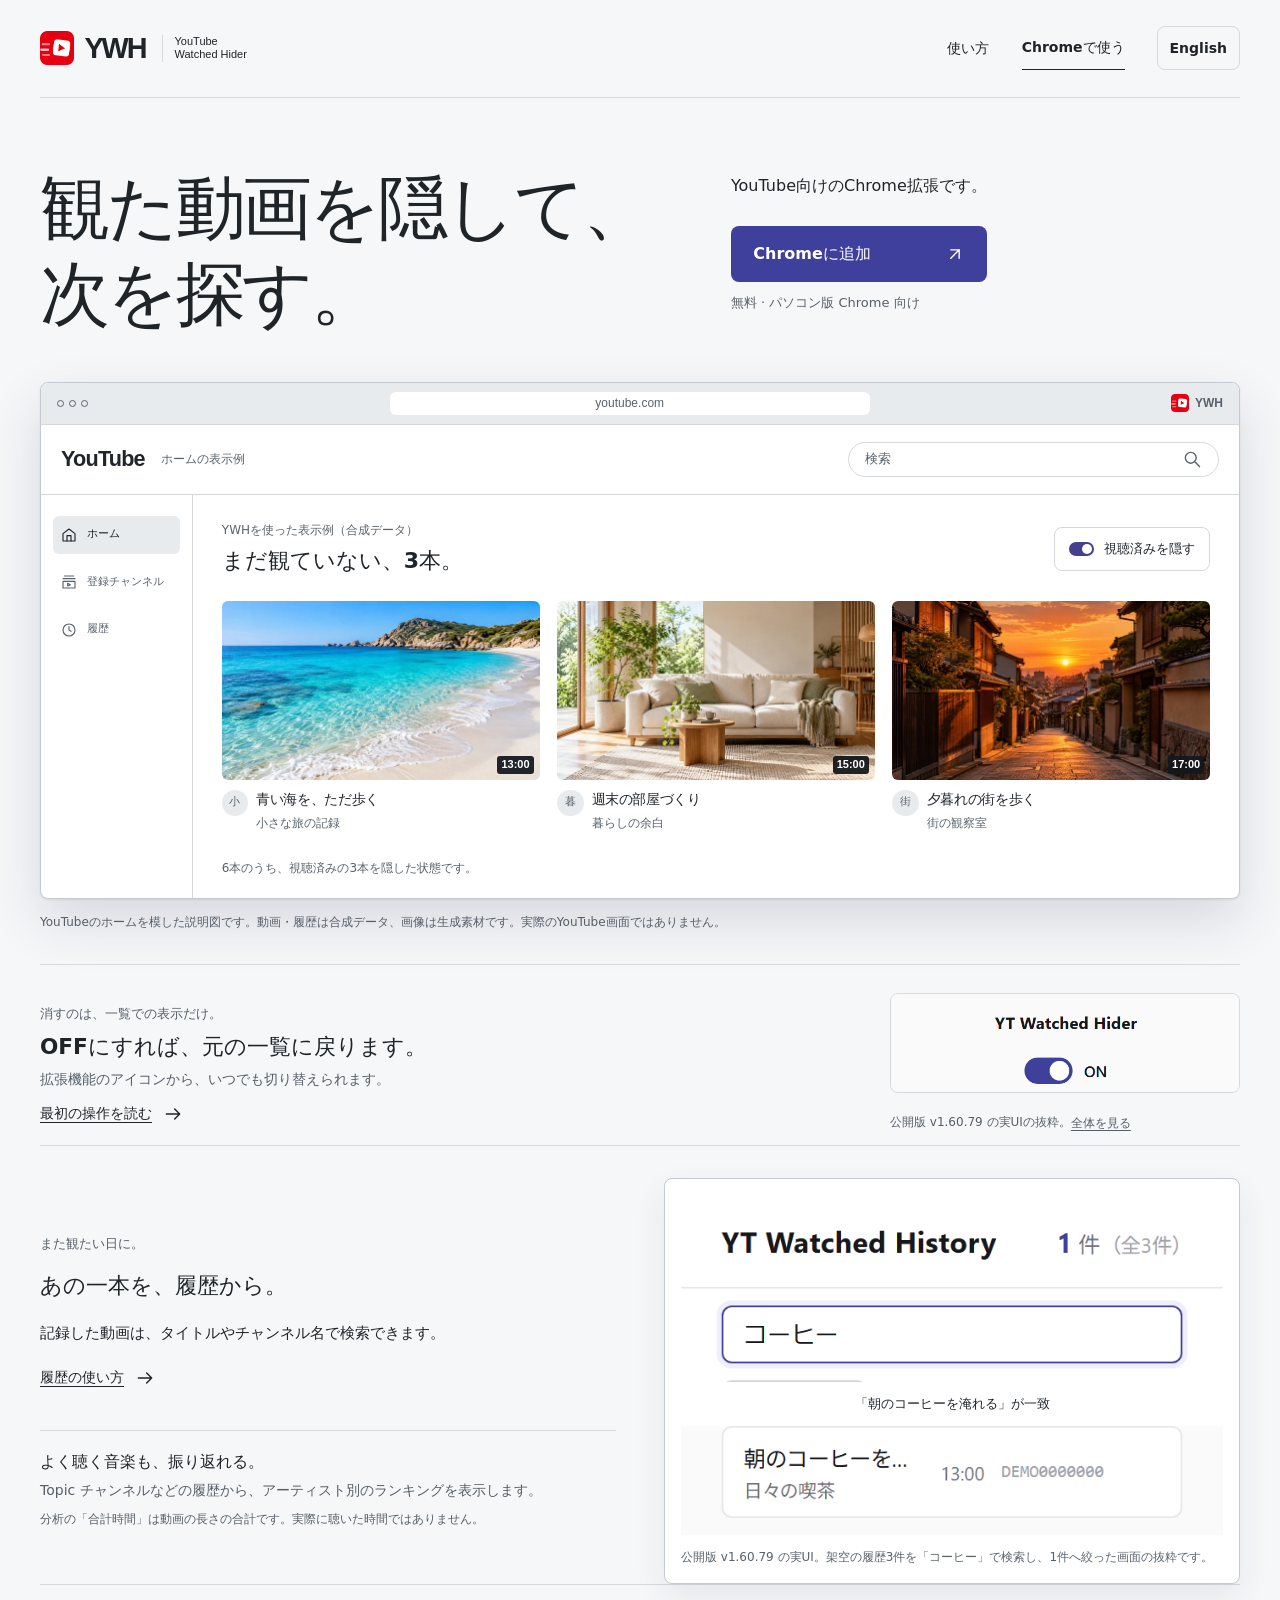
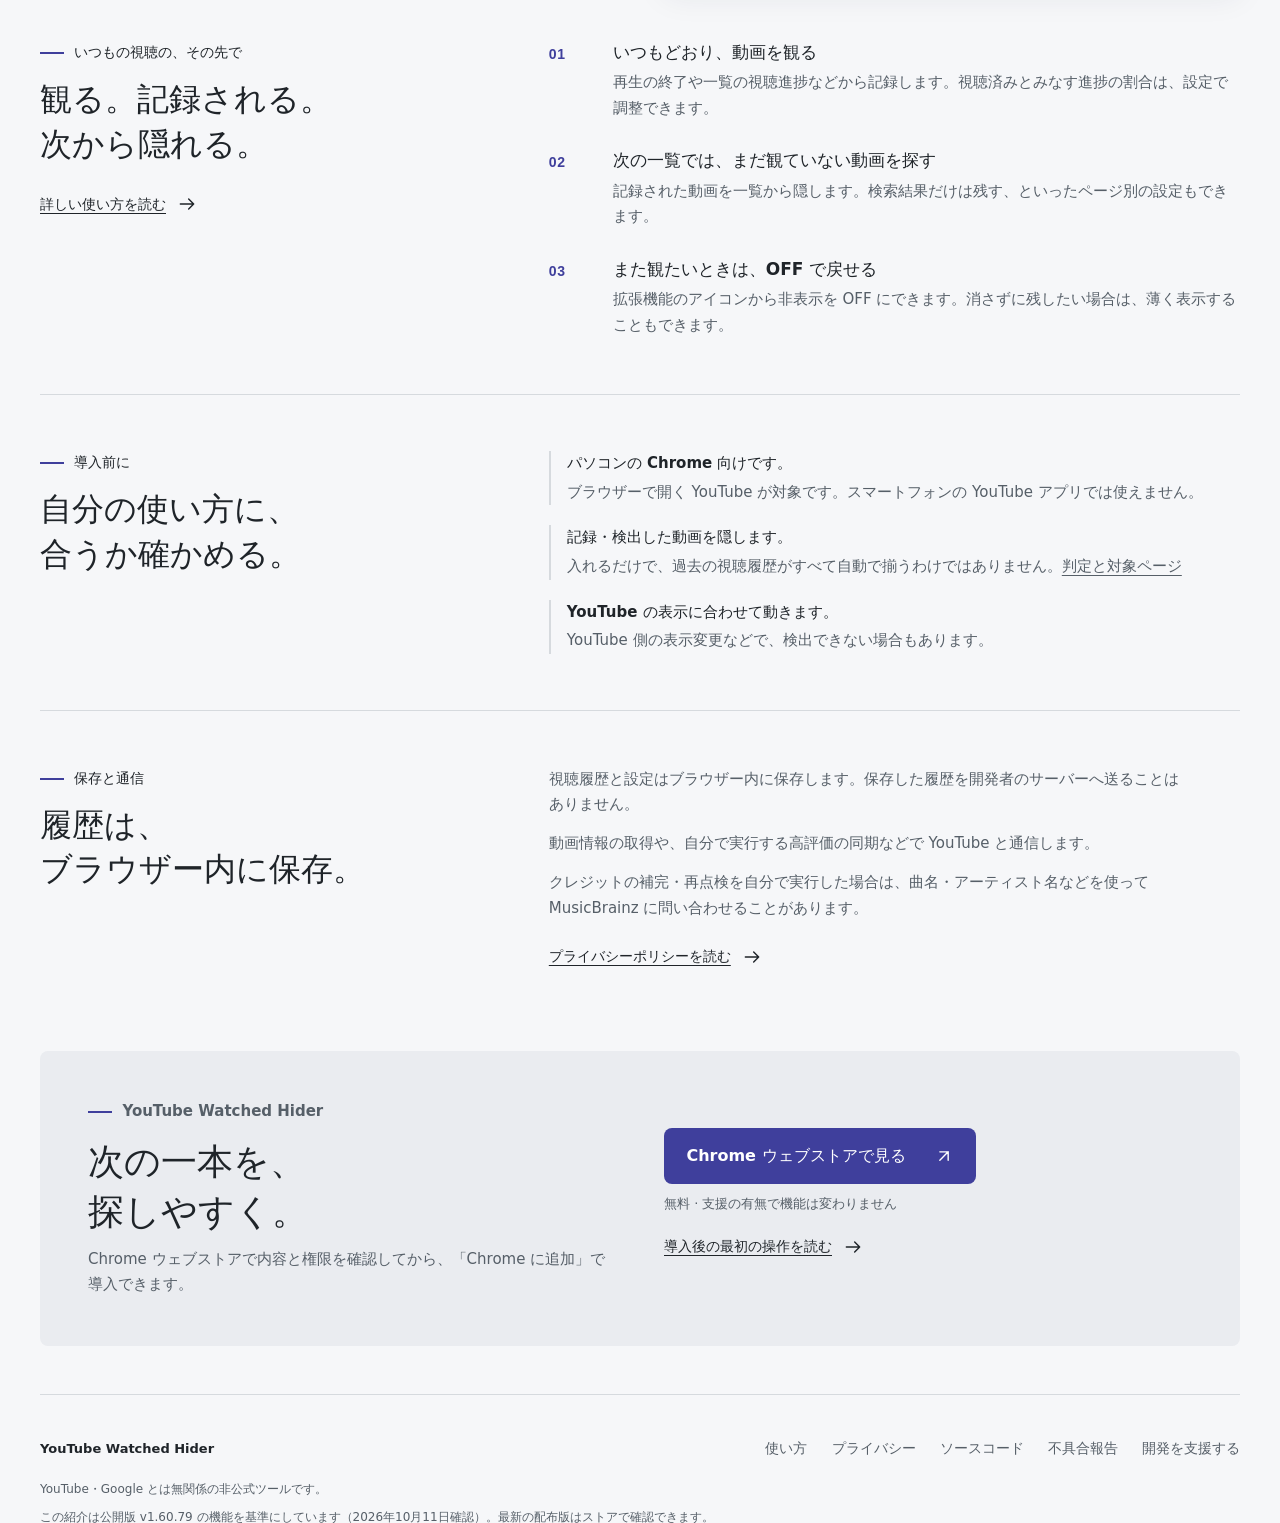
<file: docs/index.html>
<!doctype html><html lang="ja"><head>
<meta charset="utf-8"/>
<meta content="width=device-width, initial-scale=1" name="viewport"/>
<meta name="google-site-verification" content="C7-VNuTUaejKp6xHnkt4q2lXd0p3dzuXHCmqP84RZns"/>
<meta content="パソコンの YouTube で観た動画を一覧から隠す、無料の Chrome 拡張機能。表示の例、使い方、視聴済みの判定、履歴の保存先と外部通信を紹介します。" name="description"/>
<meta content="#f6f7f9" media="(prefers-color-scheme: light)" name="theme-color"/><meta content="#20292d" media="(prefers-color-scheme: dark)" name="theme-color"/>
<meta property="og:type" content="website"/><meta property="og:site_name" content="YouTube Watched Hider"/><meta property="og:title" content="YouTube Watched Hider — 観た動画を隠す無料の Chrome 拡張機能"/><meta property="og:description" content="パソコンの YouTube で観た動画を一覧から隠す、無料の Chrome 拡張機能。"/><meta property="og:url" content="https://sasakisrole.github.io/youtube-watched-hider/"/><meta property="og:image" content="https://sasakisrole.github.io/youtube-watched-hider/assets/og-ja.jpg"/><meta property="og:image:width" content="1200"/><meta property="og:image:height" content="630"/><meta property="og:image:alt" content="観た動画を隠して、次を探す。YouTube Watched Hider"/><meta property="og:locale" content="ja_JP"/><meta name="twitter:card" content="summary_large_image"/><link rel="canonical" href="https://sasakisrole.github.io/youtube-watched-hider/"/>
<title>YouTube Watched Hider — 観た動画を隠す無料の Chrome 拡張機能</title>
<link href="icon128.png" rel="icon" type="image/png"/>
<link href="en/index.html" hreflang="en" rel="alternate"/>
<link href="brand.css" rel="stylesheet"/>
<script type="application/ld+json">
{
  "@context": "https://schema.org",
  "@type": "SoftwareApplication",
  "name": "YouTube Watched Hider",
  "description": "パソコンの YouTube で視聴済み動画を一覧から隠す、無料の Chrome 拡張機能。",
  "url": "https://sasakisrole.github.io/youtube-watched-hider/",
  "installUrl": "https://chromewebstore.google.com/detail/youtube-watched-hider/bfanjfgoedconkhkkjhfclhimlgiamkh",
  "applicationCategory": "BrowserApplication",
  "isAccessibleForFree": true
}
  </script>
<script defer="" src="demo.js"></script>
</head><body class="direction-f"><a class="skip" href="#main">本文へ移動</a><header class="site-header wrap"><a aria-label="YouTube Watched Hider ホーム" class="brand" href="index.html"><img alt="" height="36" src="icon128.png" width="36"/><span class="wordmark">YWH</span><span class="brand-long">YouTube<br/>Watched Hider</span></a><nav aria-label="メインナビゲーション"><a href="guide.html">使い方</a><a class="header-install" href="#install">Chromeで使う</a><a aria-label="Read this page in English" class="language-link" href="en/index.html" hreflang="en" lang="en">English</a></nav></header>
<main id="main"><section aria-labelledby="title" class="hero wrap page-header"><div class="hero-intro"><div><h1 id="title"><span>観た動画を<wbr/>隠して、</span><span>次を探す。</span></h1></div><div class="hero-side"><div class="lede"><p>YouTube向けのChrome拡張です。</p></div><div class="install"><a class="primary" href="https://chromewebstore.google.com/detail/youtube-watched-hider/bfanjfgoedconkhkkjhfclhimlgiamkh">Chromeに追加 <svg aria-hidden="true" class="icon" fill="none" stroke="currentColor" stroke-linecap="round" stroke-linejoin="round" stroke-width="1.7" viewBox="0 0 24 24"><path d="M7 17 17 7M7 7h10v10"></path></svg></a><p>無料 · パソコン版 Chrome 向け</p></div></div></div>
<figure aria-describedby="demo-note" aria-labelledby="demo-title" class="browser-demo"><div aria-hidden="true" class="browser-chrome"><span class="window-dots"><i></i><i></i><i></i></span><span class="address">youtube.com</span><span class="extension-mark"><img alt="" height="20" src="icon128.png" width="20"/>YWH</span></div><div class="yt-bar"><span class="yt-word">YouTube <small>ホームの表示例</small></span><span aria-hidden="true" class="search-decoration">検索 <svg aria-hidden="true" class="icon" fill="none" stroke="currentColor" stroke-linecap="round" stroke-linejoin="round" stroke-width="1.7" viewBox="0 0 24 24"><circle cx="10.5" cy="10.5" r="6.5"></circle><path d="m16 16 5 5"></path></svg></span></div><div class="demo-body"><aside aria-hidden="true" class="yt-sidebar"><div class="current"><svg aria-hidden="true" class="icon" fill="none" stroke="currentColor" stroke-linecap="round" stroke-linejoin="round" stroke-width="1.7" viewBox="0 0 24 24"><path d="m3 10 9-7 9 7v11H3Z"></path><path d="M9 21v-8h6v8"></path></svg>ホーム</div><div><svg aria-hidden="true" class="icon" fill="none" stroke="currentColor" stroke-linecap="round" stroke-linejoin="round" stroke-width="1.7" viewBox="0 0 24 24"><path d="M5 3h14M3 7h18M3 11h18v10H3Z"></path><path d="m10 14 4 2-4 2Z"></path></svg>登録チャンネル</div><div><svg aria-hidden="true" class="icon" fill="none" stroke="currentColor" stroke-linecap="round" stroke-linejoin="round" stroke-width="1.7" viewBox="0 0 24 24"><circle cx="12" cy="12" r="9"></circle><path d="M12 7v5l3 2"></path></svg>履歴</div></aside><div class="feed"><div class="feed-head"><div><p class="demo-kicker">YWHを使った表示例（合成データ）</p><h2 id="demo-title">まだ観ていない、3本。</h2></div><button aria-controls="video-grid" aria-pressed="true" class="compare" hidden="" id="toggle"><span aria-hidden="true" class="toggle-icon"></span><span id="toggle-text">視聴済みを隠す</span></button></div><div class="video-grid hide-watched" id="video-grid"><article class="video watched"><div class="thumb"><img alt="" height="360" src="assets/coffee.webp" width="640"/><span class="duration">12:00</span><span class="watched-tag">視聴済み</span><span class="progress"></span></div><div class="video-info"><span aria-hidden="true" class="avatar">日</span><div><h3>朝のコーヒーを淹れる</h3><p>日々の喫茶</p></div></div></article><article class="video"><div class="thumb"><img alt="" height="360" src="assets/sea.webp" width="640"/><span class="duration">13:00</span></div><div class="video-info"><span aria-hidden="true" class="avatar">小</span><div><h3>青い海を、ただ歩く</h3><p>小さな旅の記録</p></div></div></article><article class="video watched"><div class="thumb"><img alt="" height="360" src="assets/piano.webp" width="640"/><span class="duration">14:00</span><span class="watched-tag">視聴済み</span><span class="progress"></span></div><div class="video-info"><span aria-hidden="true" class="avatar">架</span><div><h3>雨の日のピアノ</h3><p>架空音楽室</p></div></div></article><article class="video"><div class="thumb"><img alt="" height="360" src="assets/room.webp" width="640"/><span class="duration">15:00</span></div><div class="video-info"><span aria-hidden="true" class="avatar">暮</span><div><h3>週末の部屋づくり</h3><p>暮らしの余白</p></div></div></article><article class="video watched"><div class="thumb"><img alt="" height="360" src="assets/stars.webp" width="640"/><span class="duration">16:00</span><span class="watched-tag">視聴済み</span><span class="progress"></span></div><div class="video-info"><span aria-hidden="true" class="avatar">空</span><div><h3>街を離れて、星を見る</h3><p>空の向こう</p></div></div></article><article class="video"><div class="thumb"><img alt="" height="360" src="assets/city.webp" width="640"/><span class="duration">17:00</span></div><div class="video-info"><span aria-hidden="true" class="avatar">街</span><div><h3>夕暮れの街を歩く</h3><p>街の観察室</p></div></div></article></div><p aria-live="polite" class="feed-status" id="demo-status" role="status">6本のうち、視聴済みの3本を隠した状態です。</p></div></div></figure><p class="demo-note" id="demo-note">YouTubeのホームを模した説明図です。動画・履歴は合成データ、画像は生成素材です。実際のYouTube画面ではありません。</p>
<div class="proof-row"><div><p class="proof-number">消すのは、一覧での表示だけ。</p><h2>OFFにすれば、元の一覧に戻ります。</h2><p>拡張機能のアイコンから、いつでも切り替えられます。</p><a class="text-link" href="guide.html#first-use">最初の操作を読む <svg aria-hidden="true" class="icon" fill="none" stroke="currentColor" stroke-linecap="round" stroke-linejoin="round" stroke-width="1.7" viewBox="0 0 24 24"><path d="M4 12h16m-6-6 6 6-6 6"></path></svg></a></div><figure class="popup-proof"><div class="popup-crop"><img alt="公開版の拡張ポップアップ上部。YT Watched HiderのONスイッチ。" height="1110" src="assets/popup.png" width="640"/></div><figcaption class="evidence-label">公開版 v1.60.79 の実UIの抜粋。<a href="assets/popup.png">全体を見る</a></figcaption></figure></div></section>
<section aria-labelledby="history-title" class="history-preview wrap"><div class="history-copy"><p class="proof-number">また観たい日に。</p><h2 id="history-title">あの一本を、履歴から。</h2><p>記録した動画は、タイトルやチャンネル名で検索できます。</p><a class="text-link" href="guide.html#history">履歴の使い方 <svg aria-hidden="true" class="icon" fill="none" stroke="currentColor" stroke-linecap="round" stroke-linejoin="round" stroke-width="1.7" viewBox="0 0 24 24"><path d="M4 12h16m-6-6 6 6-6 6"></path></svg></a><div class="music-note"><h3>よく聴く音楽も、振り返れる。</h3><p>Topic チャンネルなどの履歴から、アーティスト別のランキングを表示します。</p><p class="small">分析の「合計時間」は動画の長さの合計です。実際に聴いた時間ではありません。</p></div></div><figure><picture><source media="(max-width:700px)" srcset="assets/history-controls-320.png"/><img alt="公開版の履歴UI。コーヒーと入力して、架空の履歴を検索した画面。" height="220" loading="lazy" src="assets/history-controls.webp" width="780"/></picture><p class="history-result-label">「朝のコーヒーを淹れる」が一致</p><picture><source media="(max-width:700px)" srcset="assets/history-result-320.png"/><img alt="一致した記録は、朝のコーヒーを淹れる。チャンネルは日々の喫茶。" height="128" loading="lazy" src="assets/history-result.webp" width="780"/></picture><figcaption>公開版 v1.60.79 の実UI。架空の履歴3件を「コーヒー」で検索し、1件へ絞った画面の抜粋です。</figcaption></figure></section>
<section aria-labelledby="workflow-title" class="section wrap" id="how-it-works"><div class="section-intro"><p class="eyebrow">いつもの視聴の、その先で</p><h2 id="workflow-title">観る。記録される。<br/>次から隠れる。</h2><a class="text-link" href="guide.html">詳しい使い方を読む <svg aria-hidden="true" class="icon" fill="none" stroke="currentColor" stroke-linecap="round" stroke-linejoin="round" stroke-width="1.7" viewBox="0 0 24 24"><path d="M4 12h16m-6-6 6 6-6 6"></path></svg></a></div>
<ol class="steps"><li><span aria-hidden="true" class="step-number">01</span><div><h3>いつもどおり、動画を観る</h3><p>再生の終了や一覧の視聴進捗などから記録します。視聴済みとみなす進捗の割合は、設定で調整できます。</p></div></li><li><span aria-hidden="true" class="step-number">02</span><div><h3>次の一覧では、まだ観ていない動画を探す</h3><p>記録された動画を一覧から隠します。検索結果だけは残す、といったページ別の設定もできます。</p></div></li><li><span aria-hidden="true" class="step-number">03</span><div><h3>また観たいときは、OFF で戻せる</h3><p>拡張機能のアイコンから非表示を OFF にできます。消さずに残したい場合は、薄く表示することもできます。</p></div></li></ol></section>
<section aria-labelledby="fit-title" class="section wrap"><div><p class="eyebrow">導入前に</p><h2 id="fit-title">自分の使い方に、<br/>合うか確かめる。</h2></div>
<ul class="limits"><li><strong>パソコンの Chrome 向けです。</strong>ブラウザーで開く YouTube が対象です。スマートフォンの YouTube アプリでは使えません。</li><li><strong>記録・検出した動画を隠します。</strong>入れるだけで、過去の視聴履歴がすべて自動で揃うわけではありません。<a href="guide.html#visibility">判定と対象ページ</a></li><li><strong>YouTube の表示に合わせて動きます。</strong>YouTube 側の表示変更などで、検出できない場合もあります。</li></ul></section>
<section aria-labelledby="data-title" class="section wrap"><div><p class="eyebrow">保存と通信</p><h2 id="data-title">履歴は、<br/>ブラウザー内に保存。</h2></div>
<div class="data-body"><p>視聴履歴と設定はブラウザー内に保存します。保存した履歴を開発者のサーバーへ送ることはありません。</p><p>動画情報の取得や、自分で実行する高評価の同期などで YouTube と通信します。</p><p>クレジットの補完・再点検を自分で実行した場合は、曲名・アーティスト名などを使って MusicBrainz に問い合わせることがあります。</p><a class="text-link" href="privacy.html#japanese">プライバシーポリシーを読む <svg aria-hidden="true" class="icon" fill="none" stroke="currentColor" stroke-linecap="round" stroke-linejoin="round" stroke-width="1.7" viewBox="0 0 24 24"><path d="M4 12h16m-6-6 6 6-6 6"></path></svg></a></div></section>
<section aria-labelledby="install-title" class="install-section wrap" id="install"><div><p class="eyebrow">YouTube Watched Hider</p><h2 id="install-title">次の一本を、<br/>探しやすく。</h2><p>Chrome ウェブストアで内容と権限を確認してから、「Chrome に追加」で導入できます。</p></div>
<div class="install-action"><a class="primary" href="https://chromewebstore.google.com/detail/youtube-watched-hider/bfanjfgoedconkhkkjhfclhimlgiamkh">Chrome ウェブストアで見る <svg aria-hidden="true" class="icon" fill="none" stroke="currentColor" stroke-linecap="round" stroke-linejoin="round" stroke-width="1.7" viewBox="0 0 24 24"><path d="M7 17 17 7M7 7h10v10"></path></svg></a><p class="small">無料 · 支援の有無で機能は変わりません</p><a class="text-link" href="guide.html#first-use">導入後の最初の操作を読む <svg aria-hidden="true" class="icon" fill="none" stroke="currentColor" stroke-linecap="round" stroke-linejoin="round" stroke-width="1.7" viewBox="0 0 24 24"><path d="M4 12h16m-6-6 6 6-6 6"></path></svg></a></div></section></main>
<footer class="site-footer wrap"><div class="footer-top"><p>YouTube Watched Hider</p><nav aria-label="補足リンク"><a href="guide.html">使い方</a><a href="privacy.html#japanese">プライバシー</a><a href="https://github.com/sasakisrole/youtube-watched-hider">ソースコード</a><a href="https://github.com/sasakisrole/youtube-watched-hider/issues">不具合報告</a><a href="https://ko-fi.com/srole">開発を支援する</a></nav></div><p class="small">YouTube・Google とは無関係の非公式ツールです。</p><p class="small">この紹介は公開版 v1.60.79 の機能を基準にしています（2026年10月11日確認）。最新の配布版はストアで確認できます。</p></footer></body></html>
</file>
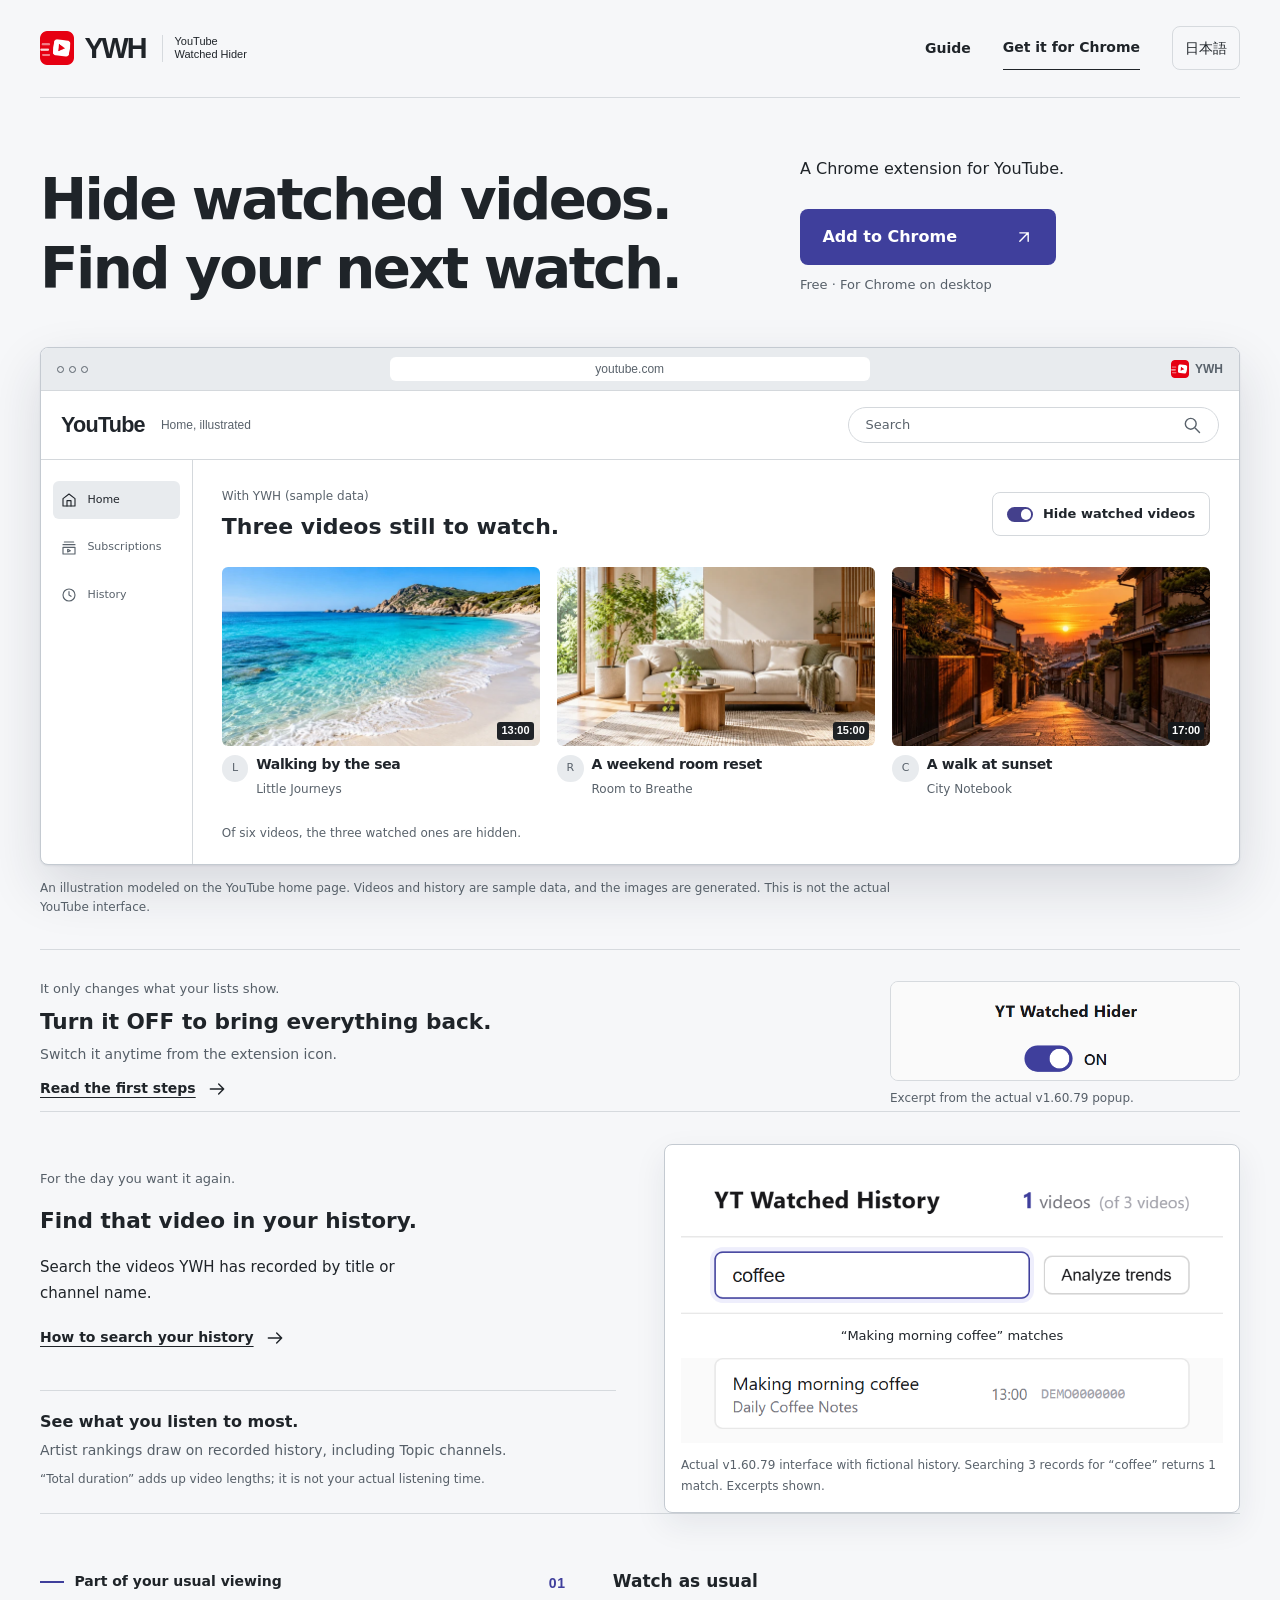
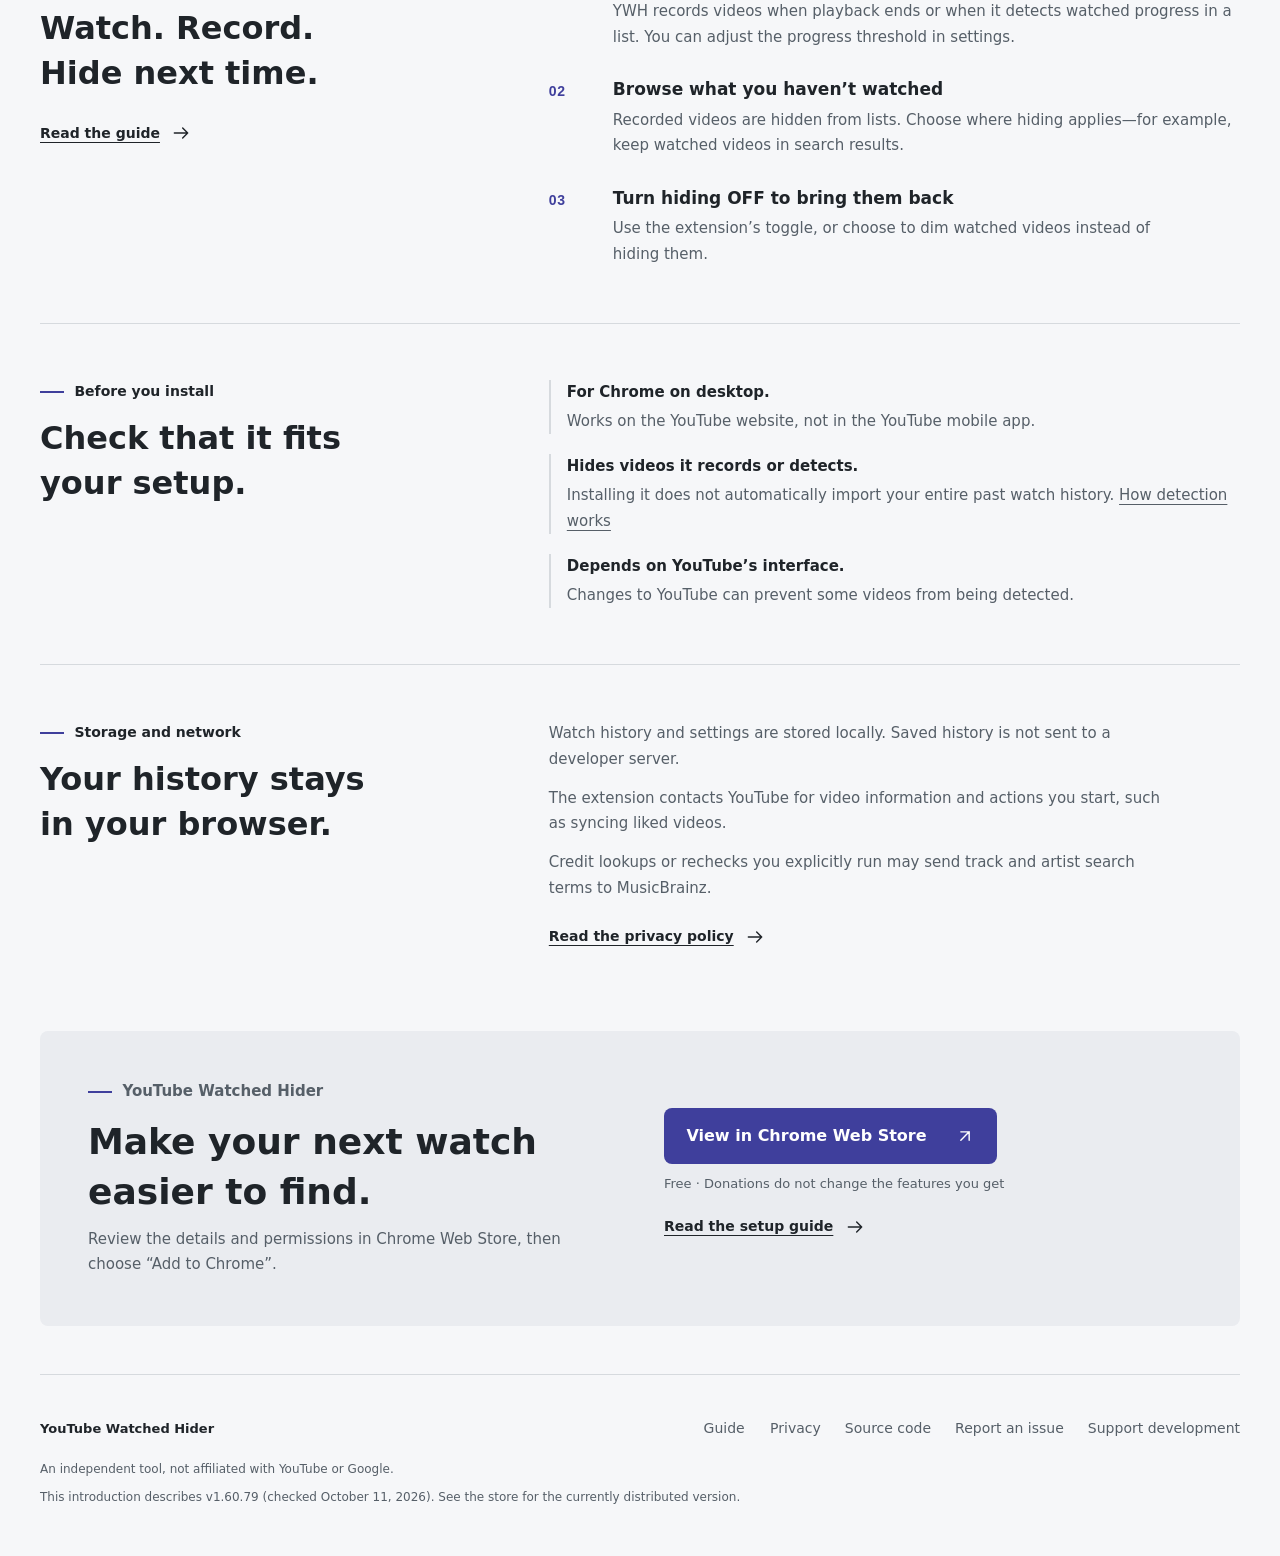
<file: docs/en/index.html>
<!doctype html><html lang="en"><head>
<meta charset="utf-8"/>
<meta content="width=device-width, initial-scale=1" name="viewport"/>
<meta content="Hide watched videos from YouTube lists with a free Chrome extension for desktop. See an example and learn how recording, history, privacy and setup work." name="description"/>
<meta content="#f6f7f9" media="(prefers-color-scheme: light)" name="theme-color"/><meta content="#20292d" media="(prefers-color-scheme: dark)" name="theme-color"/>
<meta property="og:type" content="website"/><meta property="og:site_name" content="YouTube Watched Hider"/><meta property="og:title" content="YouTube Watched Hider — Hide watched videos in Chrome"/><meta property="og:description" content="A free Chrome extension that hides watched videos from YouTube lists on desktop."/><meta property="og:url" content="https://sasakisrole.github.io/youtube-watched-hider/en/index.html"/><meta property="og:image" content="https://sasakisrole.github.io/youtube-watched-hider/assets/og-en.jpg"/><meta property="og:image:width" content="1200"/><meta property="og:image:height" content="630"/><meta property="og:image:alt" content="Hide watched videos. Find your next watch. YouTube Watched Hider"/><meta property="og:locale" content="en_US"/><meta name="twitter:card" content="summary_large_image"/><link rel="canonical" href="https://sasakisrole.github.io/youtube-watched-hider/en/index.html"/>
<title>YouTube Watched Hider — Hide watched videos in Chrome</title>
<link href="../icon128.png" rel="icon" type="image/png"/>
<link href="../index.html" hreflang="ja" rel="alternate"/>
<link href="../brand.css" rel="stylesheet"/>
<script type="application/ld+json">
{"@context":"https://schema.org","@type":"SoftwareApplication","name":"YouTube Watched Hider","description":"A free Chrome extension that hides watched videos from YouTube lists on desktop.","url":"https://sasakisrole.github.io/youtube-watched-hider/","installUrl":"https://chromewebstore.google.com/detail/youtube-watched-hider/bfanjfgoedconkhkkjhfclhimlgiamkh","applicationCategory":"BrowserApplication","isAccessibleForFree":true}
  </script>
<script defer="" src="../demo.js"></script>
</head><body class="direction-f"><a class="skip" href="#main">Skip to content</a><header class="site-header wrap"><a aria-label="YouTube Watched Hider home" class="brand" href="index.html"><img alt="" height="36" src="../icon128.png" width="36"/><span class="wordmark">YWH</span><span class="brand-long">YouTube<br/>Watched Hider</span></a><nav aria-label="Main navigation"><a href="guide.html">Guide</a><a class="header-install" href="#install">Get it for Chrome</a><a aria-label="日本語で読む" class="language-link" href="../index.html" hreflang="ja" lang="ja">日本語</a></nav></header>
<main id="main"><section aria-labelledby="title" class="hero wrap page-header"><div class="hero-intro"><div><h1 id="title"><span>Hide watched videos.</span><span>Find your next watch.</span></h1></div><div class="hero-side"><div class="lede"><p>A Chrome extension for YouTube.</p></div><div class="install"><a class="primary" href="https://chromewebstore.google.com/detail/youtube-watched-hider/bfanjfgoedconkhkkjhfclhimlgiamkh">Add to Chrome <svg aria-hidden="true" class="icon" fill="none" stroke="currentColor" stroke-linecap="round" stroke-linejoin="round" stroke-width="1.7" viewBox="0 0 24 24"><path d="M7 17 17 7M7 7h10v10"></path></svg></a><p>Free · For Chrome on desktop</p></div></div></div>
<figure aria-describedby="demo-note" aria-labelledby="demo-title" class="browser-demo"><div aria-hidden="true" class="browser-chrome"><span class="window-dots"><i></i><i></i><i></i></span><span class="address">youtube.com</span><span class="extension-mark"><img alt="" height="20" src="../icon128.png" width="20"/>YWH</span></div><div class="yt-bar"><span class="yt-word">YouTube <small>Home, illustrated</small></span><span aria-hidden="true" class="search-decoration">Search <svg aria-hidden="true" class="icon" fill="none" stroke="currentColor" stroke-linecap="round" stroke-linejoin="round" stroke-width="1.7" viewBox="0 0 24 24"><circle cx="10.5" cy="10.5" r="6.5"></circle><path d="m16 16 5 5"></path></svg></span></div><div class="demo-body"><aside aria-hidden="true" class="yt-sidebar"><div class="current"><svg aria-hidden="true" class="icon" fill="none" stroke="currentColor" stroke-linecap="round" stroke-linejoin="round" stroke-width="1.7" viewBox="0 0 24 24"><path d="m3 10 9-7 9 7v11H3Z"></path><path d="M9 21v-8h6v8"></path></svg>Home</div><div><svg aria-hidden="true" class="icon" fill="none" stroke="currentColor" stroke-linecap="round" stroke-linejoin="round" stroke-width="1.7" viewBox="0 0 24 24"><path d="M5 3h14M3 7h18M3 11h18v10H3Z"></path><path d="m10 14 4 2-4 2Z"></path></svg>Subscriptions</div><div><svg aria-hidden="true" class="icon" fill="none" stroke="currentColor" stroke-linecap="round" stroke-linejoin="round" stroke-width="1.7" viewBox="0 0 24 24"><circle cx="12" cy="12" r="9"></circle><path d="M12 7v5l3 2"></path></svg>History</div></aside><div class="feed"><div class="feed-head"><div><p class="demo-kicker">With YWH (sample data)</p><h2 id="demo-title">Three videos still to watch.</h2></div><button aria-controls="video-grid" aria-pressed="true" class="compare" hidden="" id="toggle"><span aria-hidden="true" class="toggle-icon"></span><span id="toggle-text">Hide watched videos</span></button></div><div class="video-grid hide-watched" id="video-grid"><article class="video watched"><div class="thumb"><img alt="" height="360" src="../assets/coffee.webp" width="640"/><span class="duration">12:00</span><span class="watched-tag">Watched</span><span class="progress"></span></div><div class="video-info"><span aria-hidden="true" class="avatar">D</span><div><h3>Making morning coffee</h3><p>Daily Coffee Notes</p></div></div></article><article class="video"><div class="thumb"><img alt="" height="360" src="../assets/sea.webp" width="640"/><span class="duration">13:00</span></div><div class="video-info"><span aria-hidden="true" class="avatar">L</span><div><h3>Walking by the sea</h3><p>Little Journeys</p></div></div></article><article class="video watched"><div class="thumb"><img alt="" height="360" src="../assets/piano.webp" width="640"/><span class="duration">14:00</span><span class="watched-tag">Watched</span><span class="progress"></span></div><div class="video-info"><span aria-hidden="true" class="avatar">I</span><div><h3>Piano on a rainy day</h3><p>Imaginary Music Room</p></div></div></article><article class="video"><div class="thumb"><img alt="" height="360" src="../assets/room.webp" width="640"/><span class="duration">15:00</span></div><div class="video-info"><span aria-hidden="true" class="avatar">R</span><div><h3>A weekend room reset</h3><p>Room to Breathe</p></div></div></article><article class="video watched"><div class="thumb"><img alt="" height="360" src="../assets/stars.webp" width="640"/><span class="duration">16:00</span><span class="watched-tag">Watched</span><span class="progress"></span></div><div class="video-info"><span aria-hidden="true" class="avatar">P</span><div><h3>Photographing the stars</h3><p>Photo Notebook</p></div></div></article><article class="video"><div class="thumb"><img alt="" height="360" src="../assets/city.webp" width="640"/><span class="duration">17:00</span></div><div class="video-info"><span aria-hidden="true" class="avatar">C</span><div><h3>A walk at sunset</h3><p>City Notebook</p></div></div></article></div><p aria-live="polite" class="feed-status" id="demo-status" role="status">Of six videos, the three watched ones are hidden.</p></div></div></figure><p class="demo-note" id="demo-note">An illustration modeled on the YouTube home page. Videos and history are sample data, and the images are generated. This is not the actual YouTube interface.</p>
<div class="proof-row"><div><p class="proof-number">It only changes what your lists show.</p><h2>Turn it OFF to bring everything back.</h2><p>Switch it anytime from the extension icon.</p><a class="text-link" href="guide.html#first-use">Read the first steps <svg aria-hidden="true" class="icon" fill="none" stroke="currentColor" stroke-linecap="round" stroke-linejoin="round" stroke-width="1.7" viewBox="0 0 24 24"><path d="M4 12h16m-6-6 6 6-6 6"></path></svg></a></div><figure class="popup-proof"><div class="popup-crop"><img alt="Top of the extension popup in the published version: YT Watched Hider with its ON switch." height="1110" src="../assets/popup.png" width="640"/></div><figcaption class="evidence-label">Excerpt from the actual v1.60.79 popup.</figcaption></figure></div></section>
<section aria-labelledby="history-title" class="history-preview wrap"><div class="history-copy"><p class="proof-number">For the day you want it again.</p><h2 id="history-title">Find that video in your history.</h2><p>Search the videos YWH has recorded by title or channel name.</p><a class="text-link" href="guide.html#history">How to search your history <svg aria-hidden="true" class="icon" fill="none" stroke="currentColor" stroke-linecap="round" stroke-linejoin="round" stroke-width="1.7" viewBox="0 0 24 24"><path d="M4 12h16m-6-6 6 6-6 6"></path></svg></a><div class="music-note"><h3>See what you listen to most.</h3><p>Artist rankings draw on recorded history, including Topic channels.</p><p class="small">“Total duration” adds up video lengths; it is not your actual listening time.</p></div></div><figure><img alt="YWH history search with coffee entered and a total of 1 result." height="220" loading="lazy" src="assets/history-controls.webp" width="780"/><p class="history-result-label">“Making morning coffee” matches</p><img alt="Search result: Making morning coffee, from Daily Coffee Notes." height="122" loading="lazy" src="assets/history-result.webp" width="780"/><figcaption>Actual v1.60.79 interface with fictional history. Searching 3 records for “coffee” returns 1 match. Excerpts shown.</figcaption></figure></section>
<section aria-labelledby="workflow-title" class="section wrap" id="how-it-works"><div class="section-intro"><p class="eyebrow">Part of your usual viewing</p><h2 id="workflow-title">Watch. Record.<br/>Hide next time.</h2><a class="text-link" href="guide.html">Read the guide <svg aria-hidden="true" class="icon" fill="none" stroke="currentColor" stroke-linecap="round" stroke-linejoin="round" stroke-width="1.7" viewBox="0 0 24 24"><path d="M4 12h16m-6-6 6 6-6 6"></path></svg></a></div>
<ol class="steps"><li><span aria-hidden="true" class="step-number">01</span><div><h3>Watch as usual</h3><p>YWH records videos when playback ends or when it detects watched progress in a list. You can adjust the progress threshold in settings.</p></div></li><li><span aria-hidden="true" class="step-number">02</span><div><h3>Browse what you haven’t watched</h3><p>Recorded videos are hidden from lists. Choose where hiding applies—for example, keep watched videos in search results.</p></div></li><li><span aria-hidden="true" class="step-number">03</span><div><h3>Turn hiding OFF to bring them back</h3><p>Use the extension’s toggle, or choose to dim watched videos instead of hiding them.</p></div></li></ol></section>
<section aria-labelledby="fit-title" class="section wrap"><div><p class="eyebrow">Before you install</p><h2 id="fit-title">Check that it fits<br/>your setup.</h2></div>
<ul class="limits"><li><strong>For Chrome on desktop.</strong>Works on the YouTube website, not in the YouTube mobile app.</li><li><strong>Hides videos it records or detects.</strong>Installing it does not automatically import your entire past watch history. <a href="guide.html#visibility">How detection works</a></li><li><strong>Depends on YouTube’s interface.</strong>Changes to YouTube can prevent some videos from being detected.</li></ul></section>
<section aria-labelledby="data-title" class="section wrap"><div><p class="eyebrow">Storage and network</p><h2 id="data-title">Your history stays<br/>in your browser.</h2></div>
<div class="data-body"><p>Watch history and settings are stored locally. Saved history is not sent to a developer server.</p><p>The extension contacts YouTube for video information and actions you start, such as syncing liked videos.</p><p>Credit lookups or rechecks you explicitly run may send track and artist search terms to MusicBrainz.</p><a class="text-link" href="../privacy.html#english">Read the privacy policy <svg aria-hidden="true" class="icon" fill="none" stroke="currentColor" stroke-linecap="round" stroke-linejoin="round" stroke-width="1.7" viewBox="0 0 24 24"><path d="M4 12h16m-6-6 6 6-6 6"></path></svg></a></div></section>
<section aria-labelledby="install-title" class="install-section wrap" id="install"><div><p class="eyebrow">YouTube Watched Hider</p><h2 id="install-title">Make your next watch<br/>easier to find.</h2><p>Review the details and permissions in Chrome Web Store, then choose “Add to Chrome”.</p></div>
<div class="install-action"><a class="primary" href="https://chromewebstore.google.com/detail/youtube-watched-hider/bfanjfgoedconkhkkjhfclhimlgiamkh">View in Chrome Web Store <svg aria-hidden="true" class="icon" fill="none" stroke="currentColor" stroke-linecap="round" stroke-linejoin="round" stroke-width="1.7" viewBox="0 0 24 24"><path d="M7 17 17 7M7 7h10v10"></path></svg></a><p class="small">Free · Donations do not change the features you get</p><a class="text-link" href="guide.html#first-use">Read the setup guide <svg aria-hidden="true" class="icon" fill="none" stroke="currentColor" stroke-linecap="round" stroke-linejoin="round" stroke-width="1.7" viewBox="0 0 24 24"><path d="M4 12h16m-6-6 6 6-6 6"></path></svg></a></div></section></main>
<footer class="site-footer wrap"><div class="footer-top"><p>YouTube Watched Hider</p><nav aria-label="More information"><a href="guide.html">Guide</a><a href="../privacy.html#english">Privacy</a><a href="https://github.com/sasakisrole/youtube-watched-hider">Source code</a><a href="https://github.com/sasakisrole/youtube-watched-hider/issues">Report an issue</a><a href="https://ko-fi.com/srole">Support development</a></nav></div><p class="small">An independent tool, not affiliated with YouTube or Google.</p><p class="small">This introduction describes v1.60.79 (checked October 11, 2026). See the store for the currently distributed version.</p></footer></body></html>
</file>
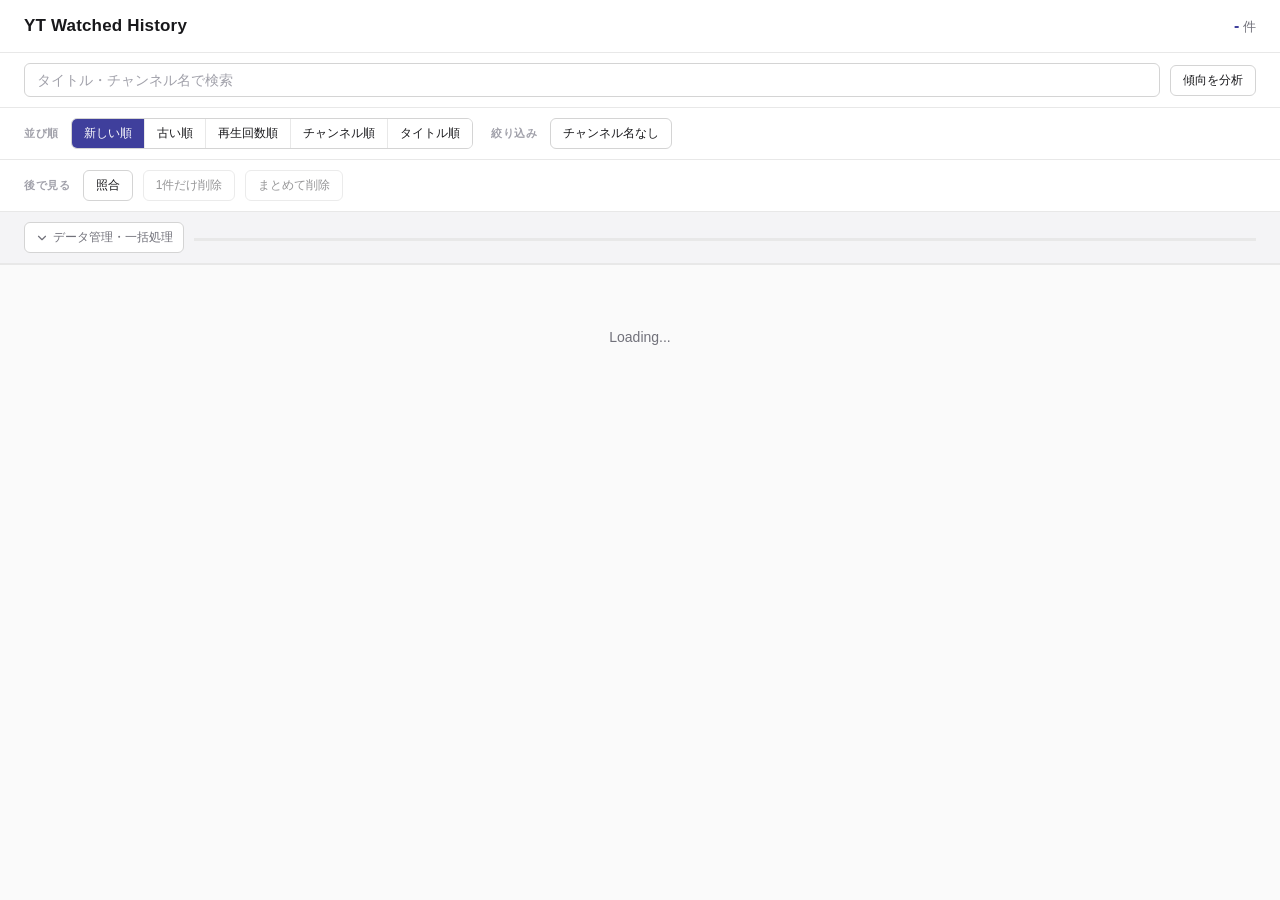
<file: history.html>
<!DOCTYPE html>
<html lang="ja">
<head>
  <meta charset="UTF-8">
  <title>YT Watched History</title>
  <style>
    /* ===== Design tokens (light default, OS dark auto) ===== */
    :root {
      --bg: #fafafa;
      --surface: #ffffff;
      --surface-2: #f4f4f6;
      --border: #e8e8e8;
      --border-strong: #d4d4d4;
      --text: #18181b;
      --text-muted: #71717a;
      --text-faint: #a1a1aa;
      --accent: #3f3f9c;
      --accent-soft: #eeeefc;
      --accent-strong: #2f2f7a;
      --danger: #a43f3a;
      --danger-soft: #fbecea;
      --success: #2e7a55;
      --success-soft: #eaf6ef;
      --warning: #b8762e;
      --warning-soft: #fff6e8;
      --radius: 8px;
      --radius-sm: 6px;
    }
    @media (prefers-color-scheme: dark) {
      :root {
        --bg: #0f1115;
        --surface: #181b22;
        --surface-2: #1f232c;
        --border: #2a2f39;
        --border-strong: #3a4150;
        --text: #f1f1f3;
        --text-muted: #a8aebb;
        --text-faint: #6c7180;
        --accent: #8b8bff;
        --accent-soft: #1f1f3d;
        --accent-strong: #b3b3ff;
        --danger: #e57670;
        --danger-soft: #2a1a1a;
        --success: #69c28f;
        --success-soft: #14251b;
        --warning: #e1a65d;
        --warning-soft: #2a2114;
      }
    }

    * { margin: 0; padding: 0; box-sizing: border-box; }

    body {
      font-family: -apple-system, BlinkMacSystemFont, 'Segoe UI', 'Inter', 'Hiragino Kaku Gothic ProN', 'Noto Sans JP', sans-serif;
      font-feature-settings: 'palt';
      background: var(--bg);
      color: var(--text);
      min-height: 100vh;
      font-size: 14px;
    }

    /* ===== Header ===== */
    .header {
      background: var(--surface);
      padding: 16px 24px;
      display: flex;
      align-items: center;
      justify-content: space-between;
      position: sticky;
      top: 0;
      z-index: 10;
      border-bottom: 1px solid var(--border);
    }
    .header h1 {
      font-size: 17px;
      font-weight: 700;
      color: var(--text);
      letter-spacing: 0.01em;
    }
    .header-right { display: flex; align-items: center; gap: 12px; }
    .stats-badge {
      font-size: 13px;
      color: var(--text-muted);
      font-variant-numeric: tabular-nums;
    }
    .stats-badge strong {
      color: var(--accent);
      font-size: 16px;
      font-weight: 700;
    }

    /* ===== Toolbar (3 rows) ===== */
    .toolbar {
      background: var(--surface);
      border-bottom: 1px solid var(--border);
      position: sticky;
      top: 53px;
      z-index: 9;
    }
    .toolbar-row {
      padding: 10px 24px;
      display: flex;
      align-items: center;
      gap: 10px;
      flex-wrap: wrap;
      border-bottom: 1px solid var(--border);
    }
    .toolbar-row:last-child { border-bottom: none; }
    /* display:flex は UA の [hidden]{display:none} より強いので、明示的に打ち消す */
    .toolbar-row[hidden] { display: none; }
    .toolbar-row.maint { background: var(--surface-2); }
    .toolbar-row.maint-bar { background: var(--surface-2); }
    /* 折り畳んでいる間も進捗を読めるよう、状態表示だけはバー側に残す */
    .maint-job-summary { flex: 1; min-width: 0; display: grid; gap: 4px; }
    .maint-bar #fixStatus { min-width: 0; }
    .maint-bar .enrich-progress-track { width: 100%; }
    .maint-group {
      display: flex;
      align-items: center;
      gap: 10px;
      flex-wrap: wrap;
    }
    .maint-group + .maint-group {
      padding-top: 10px;
      margin-top: 2px;
      border-top: 1px dashed var(--border);
      width: 100%;
    }
    .repair-panel {
      display: grid;
      gap: 10px;
      width: 100%;
    }
    .repair-panel[hidden] { display: none; }
    .repair-panel p {
      margin: 0;
      color: var(--text-muted);
      font-size: 12px;
      line-height: 1.6;
    }
    .repair-actions {
      display: flex;
      gap: 10px;
      flex-wrap: wrap;
    }
    .toolbar-label {
      font-size: 11px;
      color: var(--text-faint);
      text-transform: uppercase;
      letter-spacing: 0.06em;
      font-weight: 600;
      margin-right: 2px;
    }

    /* ===== Search box ===== */
    .search-box {
      flex: 1;
      min-width: 220px;
      padding: 8px 12px;
      border: 1px solid var(--border-strong);
      border-radius: var(--radius-sm);
      background: var(--surface);
      color: var(--text);
      font-size: 14px;
      outline: none;
      transition: border-color 0.15s, box-shadow 0.15s;
    }
    .search-box::placeholder { color: var(--text-faint); }
    .search-box:focus {
      border-color: var(--accent);
      box-shadow: 0 0 0 3px var(--accent-soft);
    }

    /* ===== Buttons ===== */
    .sort-btn {
      padding: 6px 12px;
      border: 1px solid var(--border-strong);
      border-radius: var(--radius-sm);
      background: var(--surface);
      color: var(--text);
      font-size: 12px;
      font-weight: 500;
      cursor: pointer;
      transition: background 0.15s, border-color 0.15s, color 0.15s;
      white-space: nowrap;
    }
    .sort-btn:hover {
      background: var(--accent-soft);
      border-color: var(--accent);
      color: var(--accent);
    }
    .sort-btn.active {
      background: var(--accent);
      border-color: var(--accent);
      color: #fff;
    }
    @media (prefers-color-scheme: dark) {
      .sort-btn.active { color: #0f1115; }
    }
    /* pointer-events は落とさない。落とすと「なぜ押せないか」を説明する title が
       押せない状態のときだけ読めなくなる。hover の見た目は下の :disabled:hover で殺す */
    .sort-btn:disabled {
      opacity: 0.45;
      cursor: not-allowed;
    }
    .sort-btn:focus-visible,
    .wl-dialog input:focus-visible {
      outline: 2px solid var(--accent);
      outline-offset: 2px;
    }
    /* 後で見るの削除対象プレビュー。取り消せない一括操作なので、実行前に全件を目で見る。
       データ管理の折り畳みを開くと下へ押し出されて読めないので、画面中央に重ねて出す */
    body.wl-modal-open { overflow: hidden; }
    .wl-panel[hidden] { display: none; }
    .wl-panel {
      position: fixed;
      inset: 0;
      z-index: 100;
      display: flex;
      align-items: center;
      justify-content: center;
      padding: 18px;
      background: rgba(10, 10, 12, 0.52);
    }
    .wl-dialog {
      width: min(760px, calc(100vw - 36px));
      max-height: min(720px, calc(100vh - 36px));
      padding: 16px;
      border: 1px solid var(--border-strong);
      border-radius: var(--radius);
      background: var(--surface);
      display: flex;
      flex-direction: column;
    }
    .wl-dialog h2 { font-size: 14px; font-weight: 600; margin: 0 0 4px; }
    .wl-dialog .wl-note { font-size: 12px; color: var(--text-muted); margin: 0 0 12px; }
    .wl-list {
      list-style: none;
      margin: 0 0 12px;
      padding: 0;
      flex: 1 1 auto;
      min-height: 4em;
      overflow-y: auto;
      border: 1px solid var(--border);
      border-radius: var(--radius-sm);
    }
    .wl-list li {
      display: flex;
      gap: 10px;
      align-items: baseline;
      padding: 8px 12px;
      font-size: 12px;
      border-bottom: 1px solid var(--border);
    }
    .wl-list li:last-child { border-bottom: none; }
    .wl-list .wl-idx {
      min-width: 2.5em;
      color: var(--text-faint);
      font-variant-numeric: tabular-nums;
    }
    .wl-list .wl-title { flex: 1 1 20em; }
    .wl-list .wl-channel { color: var(--text-muted); }
    .wl-actions {
      display: flex;
      flex-wrap: wrap;
      gap: 10px;
      align-items: center;
      font-size: 12px;
    }
    .wl-actions label { color: var(--text-muted); }
    .wl-actions input[type="number"] {
      width: 6em;
      min-height: 44px;
      padding: 6px 8px;
      border: 1px solid var(--border-strong);
      border-radius: var(--radius-sm);
      background: var(--surface);
      color: var(--text);
      font-size: 12px;
      font-variant-numeric: tabular-nums;
    }

    /* クレジット確認センター。後で見ると同じ中央ダイアログの開閉作法を使う。 */
    body.credit-review-modal-open { overflow: hidden; }
    .credit-review-modal[hidden] { display: none; }
    .credit-review-modal {
      position: fixed;
      inset: 0;
      z-index: 101;
      display: flex;
      align-items: center;
      justify-content: center;
      padding: 18px;
      background: rgba(10, 10, 12, 0.52);
    }
    .credit-review-dialog {
      width: min(920px, calc(100vw - 36px));
      max-height: min(760px, calc(100vh - 36px));
      padding: 16px;
      border: 1px solid var(--border-strong);
      border-radius: var(--radius);
      background: var(--surface);
      display: flex;
      flex-direction: column;
      gap: 12px;
    }
    .credit-review-header { display: flex; align-items: flex-start; gap: 12px; }
    .credit-review-heading { flex: 1; min-width: 0; }
    .credit-review-heading h2 { font-size: 16px; font-weight: 650; margin: 0 0 4px; }
    .credit-review-note { color: var(--text-muted); font-size: 12px; line-height: 1.5; }
    .credit-review-close { min-width: 44px; min-height: 44px; }
    .credit-review-filters { display: flex; flex-wrap: wrap; gap: 8px; }
    .credit-review-filter { min-height: 44px; font-variant-numeric: tabular-nums; }
    .credit-review-summary { min-height: 1.5em; color: var(--text-muted); font-size: 12px; }
    .credit-review-feedback {
      display: flex;
      align-items: center;
      justify-content: space-between;
      gap: 10px;
      padding: 8px 10px;
      border: 1px solid var(--border-strong);
      border-radius: var(--radius-sm);
      background: var(--accent-soft);
      font-size: 12px;
    }
    .credit-review-feedback[hidden] { display: none; }
    .credit-review-list {
      flex: 1 1 auto;
      min-height: 5em;
      overflow-y: auto;
      display: grid;
      gap: 8px;
      align-content: start;
    }
    .credit-review-item {
      border: 1px solid var(--border);
      border-radius: var(--radius-sm);
      padding: 12px;
      background: var(--surface-2);
    }
    .credit-review-item-head { display: flex; align-items: baseline; gap: 8px; flex-wrap: wrap; }
    .credit-review-title { flex: 1 1 20em; font-weight: 650; overflow-wrap: anywhere; }
    .credit-review-channel { color: var(--text-muted); font-size: 12px; }
    .credit-review-badge {
      border: 1px solid var(--border-strong);
      border-radius: 999px;
      padding: 2px 8px;
      color: var(--accent-strong);
      background: var(--accent-soft);
      font-size: 12px;
      white-space: nowrap;
    }
    .credit-review-values {
      display: grid;
      grid-template-columns: max-content minmax(0, 1fr);
      gap: 4px 10px;
      margin-top: 8px;
      font-size: 12px;
      line-height: 1.5;
    }
    .credit-review-values dt { color: var(--text-muted); }
    .credit-review-values dd { margin: 0; overflow-wrap: anywhere; }
    .credit-review-conflict-choices {
      display: grid;
      gap: 4px;
      margin: 10px 0 0;
      padding: 8px 10px;
      border: 1px solid var(--border-strong);
      border-radius: var(--radius-sm);
    }
    .credit-review-conflict-choices legend { padding: 0 4px; color: var(--text-muted); font-size: 12px; }
    .credit-review-conflict-choices label {
      display: flex;
      align-items: center;
      gap: 8px;
      min-height: 44px;
      cursor: pointer;
      overflow-wrap: anywhere;
    }
    .credit-review-conflict-choices input { flex: 0 0 auto; }
    .credit-review-actions { display: flex; flex-wrap: wrap; gap: 8px; margin-top: 10px; }
    .credit-review-action { min-height: 44px; }
    .credit-review-message { margin-top: 8px; font-size: 12px; line-height: 1.5; }
    .credit-review-message.success { color: var(--success, #26734d); }
    .credit-review-message.error { color: var(--danger); }
    .credit-review-empty {
      padding: 28px 16px;
      border: 1px dashed var(--border-strong);
      border-radius: var(--radius-sm);
      color: var(--text-muted);
      text-align: center;
    }
    .credit-review-empty[hidden] { display: none; }
    .credit-review-dialog { overflow-y: auto; }
    .credit-review-dialog > * { flex-shrink: 0; }
    .credit-review-dialog .credit-review-list { flex: none; max-height: 50vh; min-height: 180px; }
    .credit-review-change { margin: 6px 0 0; font-weight: 600; }
    .credit-review-evidence { white-space: pre-wrap; overflow-wrap: anywhere; font: inherit; color: var(--text-muted); }
    .credit-recheck-controls { display: flex; flex-wrap: wrap; gap: 8px; align-items: center; }
    .credit-recheck-controls select, .credit-recheck-controls input { min-height: 44px; max-width: 100%; background: var(--surface); color: var(--text); border: 1px solid var(--border); }
    .credit-recheck-controls input[type="number"] { width: 6em; }
    .credit-recheck-option { display: inline-flex; align-items: center; gap: 6px; min-height: 44px; }
    .credit-recheck-controls .credit-recheck-option input { width: 18px; height: 18px; min-height: 0; margin: 0; accent-color: var(--accent); }
    .credit-review-dialog :is(select, input):focus-visible { outline: 2px solid var(--accent); outline-offset: 2px; }
    #creditRecheckIssues { max-height: 6em; overflow: auto; font-size: 12px; overflow-wrap: anywhere; }
    .credit-review-item > a { display: inline-flex; align-items: center; min-height: 44px; color: var(--accent); }
    #creditReviewOpen { min-height: 44px; }
    .credit-review-modal a:focus-visible,
    .credit-review-modal button:focus-visible {
      outline: 2px solid var(--accent);
      outline-offset: 2px;
    }
    .wl-actions .sort-btn { min-height: 44px; }
    .sort-btn.wl-danger { border-color: var(--danger); color: var(--danger); }
    .sort-btn.wl-danger:hover {
      background: var(--danger);
      border-color: var(--danger);
      color: #fff;
    }
    .sort-btn:disabled:hover {
      background: var(--surface);
      border-color: var(--border-strong);
      color: var(--text);
    }

    /* Segmented control look for sort group */
    .btn-group {
      display: inline-flex;
      gap: 0;
      border: 1px solid var(--border-strong);
      border-radius: var(--radius-sm);
      overflow: hidden;
    }
    .btn-group .sort-btn {
      border: none;
      border-radius: 0;
      border-right: 1px solid var(--border);
    }
    .btn-group .sort-btn:last-child { border-right: none; }
    .btn-group .sort-btn:hover { background: var(--accent-soft); }

    /* Checkbox label */
    .chk {
      color: var(--text-muted);
      font-size: 12px;
      display: inline-flex;
      align-items: center;
      gap: 6px;
      cursor: pointer;
      user-select: none;
    }
    .chk input { accent-color: var(--accent); cursor: pointer; }

    /* Maint toggle */
    .maint-toggle {
      display: inline-flex;
      align-items: center;
      gap: 4px;
      padding: 6px 10px;
      border: 1px solid var(--border-strong);
      border-radius: var(--radius-sm);
      background: var(--surface);
      color: var(--text-muted);
      font-size: 12px;
      cursor: pointer;
      transition: color 0.15s, border-color 0.15s;
    }
    .maint-toggle:hover { color: var(--accent); border-color: var(--accent); }
    .maint-toggle:focus-visible { outline: 2px solid var(--accent); outline-offset: 2px; }
    .maint-toggle:disabled { cursor: not-allowed; opacity: 0.7; }
    .maint-toggle .chev { transition: transform 0.2s; }
    .maint-toggle[aria-expanded="true"] .chev { transform: rotate(180deg); }

    .icon { width: 14px; height: 14px; vertical-align: middle; }

    /* ===== Content ===== */
    .content {
      max-width: 980px;
      margin: 0 auto;
      padding: 16px 24px;
    }

    .date-header {
      font-size: 12px;
      font-weight: 600;
      color: var(--text-muted);
      padding: 14px 4px 6px;
      border-bottom: 1px solid var(--border);
      margin-bottom: 6px;
      position: sticky;
      top: 158px;
      background: var(--bg);
      z-index: 5;
      letter-spacing: 0.04em;
    }
    .date-header:first-child { padding-top: 0; }

    .video-row {
      display: flex;
      align-items: center;
      background: var(--surface);
      border: 1px solid var(--border);
      border-radius: var(--radius-sm);
      margin-bottom: 4px;
      transition: background 0.15s, border-color 0.15s;
    }
    /* display:flex は UA の [hidden]{display:none} に勝つので、明示的に打ち消す
       （取り消しの猶予中は行を消さずに隠しておくため） */
    .video-row[hidden] { display: none; }
    .video-row:hover {
      background: var(--accent-soft);
      border-color: var(--accent);
    }

    .video-link {
      display: flex;
      align-items: center;
      gap: 10px;
      padding: 8px 12px;
      flex: 1;
      min-width: 0;
      text-decoration: none;
      color: var(--text);
    }

    .delete-btn {
      background: none;
      border: none;
      color: var(--text-faint);
      font-size: 16px;
      cursor: pointer;
      padding: 8px 12px;
      flex-shrink: 0;
      opacity: 0;
      transition: opacity 0.15s, color 0.15s;
    }
    .video-row:hover .delete-btn { opacity: 1; }
    /* opacity:0 のままだと、Tab で乗ったフォーカスがどこにあるか見えない */
    .video-row:focus-within .delete-btn { opacity: 1; }
    .delete-btn:hover { color: var(--danger); }
    .delete-btn:focus-visible {
      opacity: 1;
      outline: 2px solid var(--accent);
      outline-offset: -2px;
      border-radius: var(--radius-sm);
    }
    /* M1 (v1.42.6): partial liked-sync warning on the account meta row. Overrides
       the element's inline text-muted color so the warning stands out on reload. */
    #azLikedAccount.liked-partial { color: var(--danger) !important; }

    .badge {
      font-size: 10px;
      padding: 2px 6px;
      border-radius: 4px;
      flex-shrink: 0;
      font-weight: 600;
      letter-spacing: 0.02em;
    }
    .badge-yt {
      background: var(--danger-soft);
      color: var(--danger);
    }
    .badge-count {
      background: var(--accent-soft);
      color: var(--accent);
    }

    .video-info { flex: 1; min-width: 0; }
    .video-title {
      font-size: 13px;
      overflow: hidden;
      text-overflow: ellipsis;
      white-space: nowrap;
    }
    .video-channel {
      font-size: 11px;
      color: var(--text-muted);
      overflow: hidden;
      text-overflow: ellipsis;
      white-space: nowrap;
      margin-top: 1px;
    }
    .video-time {
      font-size: 11px;
      color: var(--text-muted);
      white-space: nowrap;
      flex-shrink: 0;
      font-variant-numeric: tabular-nums;
    }
    .video-id {
      font-size: 10px;
      color: var(--text-faint);
      font-family: ui-monospace, SFMono-Regular, Consolas, monospace;
      flex-shrink: 0;
    }

    .empty, .loading {
      text-align: center;
      color: var(--text-muted);
      padding: 48px 0;
      font-size: 14px;
    }

    /* Status text */
    #fixStatus {
      color: var(--text-muted);
      font-size: 12px;
      font-variant-numeric: tabular-nums;
    }
    #jobRecentList {
      width: 100%;
      margin: 0;
      padding-left: 20px;
      color: var(--text-muted);
      font-size: 11px;
      font-variant-numeric: tabular-nums;
    }
    #jobRecentList li + li { margin-top: 4px; }
    .job-recent summary { cursor: pointer; display: flex; align-items: center; gap: 6px; color: var(--text-muted); font-size: 12px; }
    .job-recent[open] summary { margin-bottom: 6px; }
    .job-recent summary::-webkit-details-marker { display: none; }
    .job-recent summary .chev { width: 14px; height: 14px; transition: transform .15s; }
    .job-recent[open] summary .chev { transform: rotate(90deg); }
    #jobRecentCount { font-variant-numeric: tabular-nums; }

    .enrich-btn {
      display: inline-flex;
      align-items: center;
      gap: 6px;
    }

    body.enrich-modal-open { overflow: hidden; }
    .enrich-modal[hidden] { display: none; }
    .enrich-modal {
      position: fixed;
      inset: 0;
      z-index: 100;
      display: flex;
      align-items: center;
      justify-content: center;
      padding: 18px;
      background: rgba(10, 10, 12, 0.52);
    }
    .enrich-dialog {
      width: min(1180px, calc(100vw - 36px));
      height: min(860px, calc(100vh - 36px));
      background: var(--surface);
      color: var(--text);
      border: 1px solid var(--border-strong);
      border-radius: var(--radius);
      display: flex;
      flex-direction: column;
      overflow: hidden;
    }
    .enrich-header {
      padding: 16px 18px;
      display: flex;
      align-items: center;
      justify-content: space-between;
      gap: 16px;
      border-bottom: 1px solid var(--border);
      background: var(--surface);
    }
    .enrich-title h2 {
      font-size: 16px;
      line-height: 1.3;
      font-weight: 700;
      margin-bottom: 3px;
    }
    .enrich-title p {
      color: var(--text-muted);
      font-size: 12px;
      line-height: 1.4;
    }
    .enrich-icon-btn {
      width: 44px;
      height: 44px;
      border: 1px solid var(--border-strong);
      border-radius: var(--radius-sm);
      background: var(--surface);
      color: var(--text-muted);
      cursor: pointer;
      display: inline-flex;
      align-items: center;
      justify-content: center;
      transition: color 0.15s, border-color 0.15s, background 0.15s;
    }
    .enrich-icon-btn:hover {
      color: var(--accent);
      border-color: var(--accent);
      background: var(--accent-soft);
    }
    .enrich-view-switcher { display:flex; gap:6px; padding:8px 18px; border-bottom:1px solid var(--border); background:var(--surface-2); }
    .enrich-view-tab {
      min-height:44px; padding:8px 14px; border:1px solid var(--border-strong); border-radius:var(--radius-sm);
      background:var(--surface); color:var(--text-muted); display:inline-flex; align-items:center; justify-content:center;
      gap:7px; font:inherit; font-size:13px; font-weight:600; cursor:pointer;
    }
    .enrich-view-tab:hover { color:var(--accent); border-color:var(--accent); background:var(--accent-soft); }
    .enrich-view-tab.active { color:#fff; border-color:var(--accent); background:var(--accent); }
    .enrich-view-panel { flex:1; min-height:0; }
    .enrich-view-panel[hidden] { display:none; }
    .enrich-auto-view { display:flex; flex-direction:column; }
    .enrich-manual-view { position:relative; display:flex; flex-direction:column; min-width:0; background:var(--bg); }
    .manual-review-toolbar {
      padding:12px 18px; display:flex; align-items:end; gap:14px; flex-wrap:wrap;
      border-bottom:1px solid var(--border); background:var(--surface);
    }
    .manual-search-field { flex:1 1 320px; min-width:0; }
    .manual-search-field label, .manual-input-wrap label {
      display:block; margin-bottom:5px; color:var(--text-muted); font-size:12px; font-weight:600;
    }
    .manual-search-field input, .manual-input-wrap input {
      width:100%; min-height:44px; padding:9px 11px; border:1px solid var(--border-strong);
      border-radius:var(--radius-sm); outline:none; background:var(--surface); color:var(--text); font:inherit;
    }
    .manual-search-field input:focus, .manual-input-wrap input:focus {
      border-color:var(--accent); box-shadow:0 0 0 3px var(--accent-soft);
    }
    .manual-review-count {
      min-height:44px; display:inline-flex; align-items:center; color:var(--text-muted);
      font-size:12px; font-variant-numeric:tabular-nums;
    }
    .manual-review-note {
      padding:8px 18px; border-bottom:1px solid var(--border); color:var(--text-muted);
      background:var(--surface-2); font-size:12px;
    }
    .manual-review-list {
      flex:1; min-height:0; overflow:auto; padding:14px 18px 24px; display:grid; align-content:start; gap:14px;
    }
    .manual-review-empty { position:static; flex:1; }
    .manual-video-card {
      min-width:0; padding:14px; border:1px solid var(--border); border-radius:var(--radius); background:var(--surface);
    }
    .manual-video-header { display:flex; align-items:start; justify-content:space-between; gap:12px; margin-bottom:12px; }
    .manual-video-title { color:var(--text); font-size:14px; font-weight:700; line-height:1.45; overflow-wrap:anywhere; }
    .manual-video-title:hover { color:var(--accent); }
    .manual-video-channel, .manual-video-id {
      display:block; margin-top:3px; color:var(--text-muted); font-size:11px; overflow-wrap:anywhere;
    }
    .manual-current-grid { display:grid; grid-template-columns:repeat(3,minmax(0,1fr)); gap:8px; }
    .manual-current-role {
      min-width:0; padding:10px; border:1px solid var(--border); border-radius:var(--radius-sm); background:var(--surface-2);
    }
    .manual-current-value { display:block; margin-top:4px; overflow-wrap:anywhere; line-height:1.45; }
    .manual-source-label {
      display:inline-block; margin-top:6px; padding:2px 7px; border:1px solid var(--border-strong);
      border-radius:999px; color:var(--text-muted); background:var(--surface); font-size:10px;
    }
    .manual-current-actions { display:flex; gap:6px; flex-wrap:wrap; margin-top:8px; }
    .manual-missing-heading { margin-top:14px; font-size:13px; }
    .manual-missing-list { margin-top:8px; display:grid; gap:8px; }
    .manual-role-form {
      display:grid; grid-template-columns:minmax(70px,.35fr) auto minmax(220px,1.5fr) auto;
      align-items:end; gap:8px; padding:10px; border:1px solid var(--border);
      border-radius:var(--radius-sm); background:var(--surface-2);
    }
    .manual-edit-form {
      grid-template-columns:minmax(70px,.35fr) auto minmax(180px,1fr) auto auto;
      margin-top:9px; background:var(--surface);
    }
    .manual-role-label { align-self:center; }
    .manual-validation { min-height:18px; margin-top:4px; color:var(--success); font-size:11px; line-height:1.4; }
    .manual-validation.error, .manual-role-message.error { color:var(--danger); }
    .manual-role-message.success { color:var(--success); }
    .manual-role-message { margin-top:7px; font-size:11px; line-height:1.45; }
    .manual-action-btn { min-height:44px; display:inline-flex; align-items:center; justify-content:center; gap:6px; }
    .manual-danger-btn { color:var(--danger); }
    .manual-danger-btn:hover { color:var(--danger); border-color:var(--danger); background:var(--danger-soft); }
    .enrich-modal button:focus-visible, .enrich-modal a:focus-visible, .enrich-modal input:focus-visible {
      outline:3px solid var(--accent); outline-offset:2px;
    }
    .enrich-controls .sort-btn, .enrich-footer .sort-btn, .enrich-tab { min-height:44px; }
    @media (prefers-color-scheme: dark) { .enrich-view-tab.active { color:#0f1115; } }
    @media (max-width:900px) {
      .manual-current-grid { grid-template-columns:1fr; }
      .manual-role-form, .manual-edit-form { grid-template-columns:1fr; align-items:stretch; }
      .manual-action-btn { width:100%; }
    }
    .enrich-controls {
      padding: 12px 18px;
      display: flex;
      align-items: center;
      gap: 10px;
      flex-wrap: wrap;
      border-bottom: 1px solid var(--border);
      background: var(--surface-2);
    }
    .enrich-progress-text {
      margin-left: auto;
      color: var(--text-muted);
      font-size: 12px;
      font-variant-numeric: tabular-nums;
    }
    .enrich-progress-track {
      height: 3px;
      background: var(--border);
      overflow: hidden;
    }
    .enrich-progress-bar {
      width: 0;
      height: 100%;
      background: var(--accent);
      transition: width 0.2s;
    }
    .enrich-message {
      padding: 10px 18px;
      color: var(--text-muted);
      font-size: 12px;
      border-bottom: 1px solid var(--border);
      min-height: 37px;
    }
    .enrich-message.error { color: var(--danger); }
    .enrich-message.success { color: var(--success); }
    .enrich-tabs {
      display: flex;
      gap: 4px;
      padding: 10px 18px 0;
      overflow-x: auto;
      border-bottom: 1px solid var(--border);
      background: var(--surface);
      min-height: 48px;
    }
    .enrich-tab {
      border: 1px solid var(--border);
      border-bottom: none;
      background: var(--surface-2);
      color: var(--text-muted);
      border-radius: var(--radius-sm) var(--radius-sm) 0 0;
      padding: 8px 11px;
      font-size: 12px;
      cursor: pointer;
      white-space: nowrap;
      font-variant-numeric: tabular-nums;
    }
    .enrich-tab:hover { color: var(--accent); }
    .enrich-tab.active {
      background: var(--surface);
      color: var(--accent);
      border-color: var(--accent);
      font-weight: 600;
    }
    .enrich-main {
      flex: 1;
      min-height: 0;
      padding: 14px 18px;
      background: var(--bg);
    }
    .enrich-table-wrap {
      height: 100%;
      overflow: auto;
      background: var(--surface);
      border: 1px solid var(--border);
      border-radius: var(--radius);
      position: relative;
    }
    .enrich-table {
      width: 100%;
      border-collapse: separate;
      border-spacing: 0;
      table-layout: fixed;
    }
    .enrich-table th,
    .enrich-table td {
      padding: 9px 10px;
      border-bottom: 1px solid var(--border);
      font-size: 12px;
      vertical-align: top;
    }
    .enrich-table th {
      position: sticky;
      top: 0;
      z-index: 1;
      background: var(--surface-2);
      color: var(--text-muted);
      text-align: left;
      font-size: 11px;
      font-weight: 600;
      text-transform: uppercase;
      letter-spacing: 0;
    }
    .enrich-table th[data-enrich-sort] { cursor: pointer; }
    .enrich-table th[data-sort-active="true"] { color: var(--accent); }
    .enrich-table tr:last-child td { border-bottom: none; }
    .enrich-table input[type="checkbox"] { accent-color: var(--accent); }
    .enrich-table .title-link {
      color: var(--text);
      text-decoration: none;
      line-height: 1.35;
    }
    .enrich-table .title-link:hover { color: var(--accent); }
    .enrich-table .muted {
      display: block;
      color: var(--text-faint);
      font-size: 11px;
      margin-top: 3px;
      overflow: hidden;
      text-overflow: ellipsis;
      white-space: nowrap;
    }
    .enrich-table .value-cell {
      line-height: 1.45;
      overflow-wrap: anywhere;
    }
    .enrich-row-auto { background: var(--success-soft); }
    .enrich-row-review { background: var(--warning-soft); }
    .enrich-empty {
      position: absolute;
      inset: 0;
      display: flex;
      align-items: center;
      justify-content: center;
      padding: 24px;
      color: var(--text-muted);
      text-align: center;
      font-size: 13px;
      pointer-events: none;
    }
    .enrich-empty[hidden] { display: none; }
    .enrich-footer {
      padding: 12px 18px;
      display: flex;
      align-items: center;
      gap: 10px;
      border-top: 1px solid var(--border);
      background: var(--surface);
    }
    .enrich-total {
      color: var(--text-muted);
      font-size: 12px;
      font-variant-numeric: tabular-nums;
      margin-right: auto;
    }
    .sort-btn.enrich-primary {
      background: var(--accent);
      border-color: var(--accent);
      color: #fff;
    }
    @media (prefers-color-scheme: dark) {
      .sort-btn.enrich-primary { color: #0f1115; }
      .enrich-modal { background: rgba(0, 0, 0, 0.66); }
      .wl-panel { background: rgba(0, 0, 0, 0.66); }
    }
    @media (max-width: 760px) {
      .wl-panel { padding: 0; }
      .wl-dialog {
        width: 100vw;
        max-height: 100vh;
        border-radius: 0;
      }
      .enrich-dialog {
        width: 100vw;
        height: 100vh;
        border-radius: 0;
      }
      .enrich-modal { padding: 0; }
      .enrich-progress-text {
        width: 100%;
        margin-left: 0;
      }
      .enrich-footer {
        align-items: stretch;
        flex-direction: column;
      }
      .enrich-total { margin-right: 0; }
      .enrich-footer .sort-btn { width: 100%; }
    }

    /* Scrollbar */
    ::-webkit-scrollbar { width: 8px; height: 8px; }
    ::-webkit-scrollbar-track { background: transparent; }
    ::-webkit-scrollbar-thumb { background: var(--border-strong); border-radius: 4px; }
    ::-webkit-scrollbar-thumb:hover { background: var(--text-faint); }

    /* ===== Analyze view ===== */
    .az-stats { display:grid; grid-template-columns:repeat(4,1fr); gap:10px; margin-bottom:20px; }
    .az-stat {
      background: var(--surface);
      border: 1px solid var(--border);
      border-radius: var(--radius);
      padding: 14px;
    }
    .az-n {
      font-size: 22px;
      font-weight: 700;
      color: var(--accent);
      font-variant-numeric: tabular-nums;
    }
    .az-l { font-size: 11px; color: var(--text-muted); margin-top: 4px; }

    .az-tabs {
      display: flex;
      gap: 2px;
      border-bottom: 1px solid var(--border);
      margin-bottom: 14px;
    }
    .az-tab {
      padding: 8px 14px;
      cursor: pointer;
      color: var(--text-muted);
      border-bottom: 2px solid transparent;
      font-size: 13px;
      transition: color 0.15s, border-color 0.15s;
    }
    .az-tab:hover { color: var(--text); }
    .az-tab.active {
      color: var(--accent);
      border-bottom-color: var(--accent);
      font-weight: 600;
    }

    .az-filter {
      display: flex;
      gap: 12px;
      align-items: center;
      margin-bottom: 12px;
      flex-wrap: wrap;
    }

    .az-table {
      width: 100%;
      border-collapse: separate;
      border-spacing: 0;
      background: var(--surface);
      border: 1px solid var(--border);
      border-radius: var(--radius);
      overflow: hidden;
    }
    .az-table th, .az-table td {
      padding: 9px 12px;
      text-align: left;
      border-bottom: 1px solid var(--border);
      font-size: 13px;
    }
    .az-table th {
      background: var(--surface-2);
      color: var(--text-muted);
      font-weight: 600;
      font-size: 11px;
      text-transform: uppercase;
      letter-spacing: 0.05em;
    }
    .az-table tr:last-child td { border-bottom: none; }
    .az-table td:first-child { color: var(--text-faint); font-variant-numeric: tabular-nums; }
    .az-table td:nth-child(3) { color: var(--accent); font-weight: 600; font-variant-numeric: tabular-nums; }
    .az-table a { color: var(--text-muted); text-decoration: none; margin-right: 10px; font-size: 12px; }
    .az-table a:hover { color: var(--accent); }

    .az-official-box {
      margin: 0 0 14px;
      padding: 12px;
      border: 1px solid var(--border);
      border-radius: var(--radius);
      background: var(--surface-2);
    }
    .az-official-box h3 { font-size: 13px; margin-bottom: 4px; }
    .az-official-note, .az-official-status, .az-official-evidence {
      color: var(--text-muted);
      font-size: 12px;
    }
    .az-official-candidates { display: grid; gap: 6px; margin-top: 10px; }
    .az-official-candidate {
      display: flex;
      align-items: center;
      justify-content: space-between;
      gap: 10px;
      padding: 8px 10px;
      border: 1px solid var(--border);
      border-radius: var(--radius-sm);
      background: var(--surface);
    }
    .az-official-candidate strong { margin-right: 8px; }
    .az-official-badge {
      color: var(--accent);
      font-size: 11px;
      margin-right: 8px;
    }
    .az-official-review {
      display: grid;
      gap: 8px;
      margin-top: 10px;
      padding-top: 10px;
      border-top: 1px solid var(--border);
    }
    .az-official-fields { display: flex; gap: 8px; flex-wrap: wrap; }
    .az-official-fields input { min-width: 220px; flex: 1; }
    .az-official-target { color: var(--accent); font-size: 12px; }

    .az-kwgrid {
      display: grid;
      grid-template-columns: repeat(auto-fill, minmax(180px, 1fr));
      gap: 6px;
    }
    .az-kw {
      background: var(--surface);
      border: 1px solid var(--border);
      padding: 8px 12px;
      border-radius: var(--radius-sm);
      display: flex;
      justify-content: space-between;
      font-size: 13px;
    }
    .az-kw .w {
      color: var(--accent);
      font-weight: 600;
      font-variant-numeric: tabular-nums;
    }

    /* Prompt panel pre */
    #azPromptText {
      background: var(--surface-2);
      border: 1px solid var(--border);
      border-radius: var(--radius-sm);
      padding: 14px;
      white-space: pre-wrap;
      font-size: 12px;
      color: var(--text-muted);
      max-height: 500px;
      overflow: auto;
    }

    /* 絞り込み中に母数が消えないよう、件数の横へ全体件数を出す */
    .stats-of { margin-left: 6px; font-size: 12px; color: var(--text-faint); }
    .stats-of:empty { display: none; }

    /* 100件ずつ読み込む一覧なので、下まで進むと先頭が遠い */
    .back-to-top {
      position: fixed;
      right: 24px;
      bottom: 24px;
      z-index: 40;
      display: inline-flex;
      align-items: center;
      gap: 6px;
      min-height: 44px;
      padding: 8px 14px;
      font: inherit;
      font-size: 12px;
      cursor: pointer;
      color: var(--text);
      background: var(--surface);
      border: 1px solid var(--border-strong);
      border-radius: 999px;
      box-shadow: 0 2px 12px rgba(0, 0, 0, 0.14);
    }
    .back-to-top[hidden] { display: none; }
    .back-to-top:hover { background: var(--surface-2); }
    .back-to-top:focus-visible { outline: 2px solid var(--accent); outline-offset: 2px; }
    .back-to-top .icon { width: 16px; height: 16px; }

    /* 履歴の1件削除は取り消せる猶予を置く。猶予の残りはこのトーストにしか出ない */
    .undo-toast {
      position: fixed;
      /* 右下の「先頭へ戻る」とぶつからないよう左端に置く */
      left: 24px;
      bottom: 24px;
      z-index: 45;
      display: flex;
      align-items: center;
      gap: 12px;
      max-width: calc(100vw - 220px);
      padding: 10px 12px 10px 16px;
      font-size: 13px;
      color: var(--text);
      background: var(--surface);
      border: 1px solid var(--border-strong);
      border-radius: var(--radius);
      box-shadow: 0 2px 16px rgba(0, 0, 0, 0.18);
    }
    .undo-toast[hidden] { display: none; }
    .undo-toast-btn {
      flex-shrink: 0;
      min-height: 36px;
      padding: 6px 12px;
      font: inherit;
      font-size: 12px;
      font-weight: 600;
      cursor: pointer;
      color: var(--accent);
      background: var(--surface);
      border: 1px solid var(--border-strong);
      border-radius: var(--radius-sm);
    }
    .undo-toast-btn:hover { background: var(--accent-soft); }
    .undo-toast-btn:focus-visible { outline: 2px solid var(--accent); outline-offset: 2px; }

    /* Reduce motion */
    @media (prefers-reduced-motion: reduce) {
      * { transition: none !important; }
    }
  </style>
</head>
<body>
  <div class="header">
    <h1>YT Watched History</h1>
    <div class="header-right">
      <span class="stats-badge"><strong id="totalCount">-</strong> <span data-i18n="history_countUnit">件</span><span class="stats-of" id="totalCountOf"></span></span>
    </div>
  </div>

  <div class="toolbar">
    <!-- Row 1: 探す + ビュー切替 -->
    <div class="toolbar-row">
      <input type="text" class="search-box" id="search" data-i18n-placeholder="history_searchPlaceholder" placeholder="タイトル・チャンネル名で検索">
      <button class="sort-btn" id="toggleAnalyze" data-i18n-title="history_analyzeTitle" title="音楽傾向分析" data-i18n="history_analyze">傾向を分析</button>
    </div>

    <!-- Row 2: 並べる・絞る -->
    <div class="toolbar-row">
      <span class="toolbar-label" data-i18n="history_sortOrder">並び順</span>
      <div class="btn-group" role="group" data-i18n-aria-label="history_sortOrder" aria-label="並び順">
        <button class="sort-btn active" data-sort="date-desc" data-i18n="history_newest">新しい順</button>
        <button class="sort-btn" data-sort="date-asc" data-i18n="history_oldest">古い順</button>
        <button class="sort-btn" data-sort="count-desc" data-i18n="history_playCount">再生回数順</button>
        <button class="sort-btn" data-sort="channel" data-i18n="history_channelOrder">チャンネル順</button>
        <button class="sort-btn" data-sort="title" data-i18n="history_titleOrder">タイトル順</button>
      </div>
      <span class="toolbar-label" style="margin-left:8px;" data-i18n="history_filter">絞り込み</span>
      <button class="sort-btn" id="filterNoChannel" data-i18n-title="history_noChannelTitle" title="チャンネル名が未記録の動画だけ表示" data-i18n="history_noChannel">チャンネル名なし</button>
    </div>

    <!-- Row 3: 後で見る。よく使うので折り畳みの外に置く（対象一覧は中央のダイアログで出す） -->
    <div class="toolbar-row">
      <span class="toolbar-label" data-i18n="history_watchLater">後で見る</span>
      <button class="sort-btn" id="scanWatchLater" data-i18n-title="history_wlScanHint" title="後で見るの全件を取得し、視聴済みデータベースと一致する件数を数える。削除はしない" data-i18n="history_wl_scan_label">照合</button>
      <button class="sort-btn" id="removeOneWatchLater" data-i18n-title="history_removeOneTitle" title="照合で見つかった先頭の1件だけを後で見るから削除する。取り消せない" disabled data-i18n="history_removeOne">1件だけ削除</button>
      <button class="sort-btn" id="bulkRemoveWatchLater" data-i18n-title="history_bulkRemoveTitle" title="照合で見つかった視聴済みの動画を一覧で確認してから、まとめて削除する。取り消せない" disabled data-i18n="history_bulkRemove">まとめて削除</button>
    </div>

    <!-- Row 4: メンテナンスの開閉バー。進捗(#fixStatus)は畳んでも見えるようここに置く -->
    <div class="toolbar-row maint-bar">
      <button class="maint-toggle" id="maintToggle" type="button" aria-expanded="false" aria-controls="maintPanel">
        <svg class="icon chev" viewBox="0 0 24 24" fill="none" stroke="currentColor" stroke-width="2" stroke-linecap="round" stroke-linejoin="round" aria-hidden="true"><path d="m6 9 6 6 6-6"></path></svg>
        <span data-i18n="history_maintenance">データ管理・一括処理</span>
      </button>
      <div class="maint-job-summary">
        <span id="fixStatus" role="status" aria-live="polite"></span>
        <div class="enrich-progress-track" aria-hidden="true"><div class="enrich-progress-bar" id="jobProgressBar"></div></div>
      </div>
    </div>

    <!-- Row 5: メンテナンス本体（既定は折り畳み・実行中は開いたまま固定） -->
    <div class="toolbar-row maint" id="maintPanel" hidden>
      <div class="maint-group">
        <span class="toolbar-label" data-i18n="history_complete">補完</span>
        <button class="sort-btn" id="fixChannels" data-i18n-title="history_fillChannelsHint" title="oEmbed APIでチャンネル名を補正（未記録のみ）" data-i18n="history_enrich_channels_label">チャンネル名を補完</button>
        <button class="sort-btn" id="fixCredits" data-i18n-title="history_fillCreditsHint" title="動画の作曲・作詞・編曲を概要欄から補完（ラベル行のみ採用）" data-i18n="history_enrich_credits_label">概要欄からクレジット補完</button>
        <button class="sort-btn enrich-btn" id="enrichCredits" data-i18n-title="history_externalCreditsHint" title="未割当creditsRawを外部DB照合で補完">
          <svg class="icon" viewBox="0 0 24 24" fill="none" stroke="currentColor" stroke-width="2" stroke-linecap="round" stroke-linejoin="round" aria-hidden="true"><path d="M11 12H3"></path><path d="M16 6H3"></path><path d="M16 18H3"></path><path d="M18 9v6"></path><path d="M21 12h-6"></path></svg>
          <span data-i18n="history_enrichTitle">クレジット補完（外部DB）</span>
        </button>
        <button class="sort-btn" id="fixDurations" data-i18n-title="history_fillDurationsHint" title="動画時間をwatchページから補完（ライブは-1として記録）" data-i18n="history_duration_label">動画の長さを補完</button>
        <label class="chk" data-i18n-title="history_skipCheckedTitle" title="一度調べた動画をしばらく再取得しない。何か補完できた動画は30日、概要欄に情報が無くて空のままだった動画は180日→360日→720日と間隔が延びる（同じ概要欄を読み直しても埋まらないため）。外すと、空きのある動画を間隔に関係なく全部取り直す"><input type="checkbox" id="skipCreditsChecked" checked><span data-i18n="history_skipChecked">チェック済みスキップ</span></label>
        <label class="chk" data-i18n-title="history_includeGeneralTitle" title="非Topicチャンネル（MV・公式配信など）も対象にする。ラベル付き行のみ採用"><input type="checkbox" id="includeGeneralCredits"><span data-i18n="history_includeGeneral">一般も含める</span></label>
        <label class="chk" data-i18n-title="history_participantsOnlyHint" title="「概要欄からクレジット補完」で、ドラム編曲などの参加だけを取り込む。作曲・作詞・編曲は変更しない"><input type="checkbox" id="participantsOnly"><span data-i18n="history_participantsOnly">参加だけ補完</span></label>
      </div>
      <details class="maint-group job-recent">
        <summary><svg class="icon chev" viewBox="0 0 24 24" fill="none" stroke="currentColor" stroke-width="2" stroke-linecap="round" stroke-linejoin="round" aria-hidden="true"><path d="m9 6 6 6-6 6"></path></svg><span class="toolbar-label" id="jobRecentLabel" data-i18n="history_recentJobs">最近の処理</span> <span id="jobRecentCount"></span></summary>
        <ol id="jobRecentList" aria-labelledby="jobRecentLabel"></ol>
      </details>
      <div class="maint-group">
        <button class="maint-toggle" id="repairToggle" type="button" aria-expanded="false" aria-controls="repairPanel">
          <svg class="icon chev" viewBox="0 0 24 24" fill="none" stroke="currentColor" stroke-width="2" stroke-linecap="round" stroke-linejoin="round" aria-hidden="true"><path d="m6 9 6 6 6-6"></path></svg>
          <span data-i18n="history_repair">データ修復</span>
        </button>
        <div id="repairPanel" class="repair-panel" hidden>
          <p data-i18n="history_repairNote">保存済みの値を正します。クレジットは人名でない値を空欄へ戻して補完対象に復帰させ（元の値は記録に残り、元に戻せます）、チャンネル名は表示中の動画について取り直して上書きします。</p>
          <div class="repair-actions">
            <button class="sort-btn" id="creditReviewOpen" type="button" data-i18n="history_correctionOpen">保存済みクレジットを再点検</button>
            <button class="sort-btn" id="repairCredits" data-i18n-title="history_repairCreditsHint" title="保存済みの作曲・作詞・編曲のうち、URL・権利表示・説明文の切れ端など人名でない値を空欄へ戻し、補完対象に復帰させる。元の値は記録に残す" data-i18n="history_repair_label">クレジットの不正値を修復</button>
            <button class="sort-btn" id="restoreCredits" data-i18n-title="history_restoreCreditsHint" title="修復で空欄にしたクレジットを記録から元に戻す。現在値が入っている役割は上書きしない" data-i18n="history_restore_label">修復を元に戻す</button>
            <button class="sort-btn" id="fixChannelsForce" data-i18n-title="history_refetchChannelsHint" title="oEmbed APIでチャンネル名を上書き補正（表示中の全件）" data-i18n="history_enrich_refetch_label">チャンネル名を再取得</button>
          </div>
          <p data-i18n="history_maintenance_never" id="repairLastRun" role="status" aria-live="polite">最終実行: 未実行</p>
        </div>
      </div>
    </div>
  </div>

  <div class="wl-panel" id="wlPanel" hidden aria-hidden="true">
    <section class="wl-dialog" role="dialog" aria-modal="true" aria-labelledby="wlPanelTitle">
      <h2 id="wlPanelTitle" data-i18n="history_bulkDialogTitle">まとめて削除する動画</h2>
      <p class="wl-note" id="wlPanelNote"></p>
      <ul class="wl-list" id="wlPanelList"></ul>
      <div class="wl-actions">
        <label for="wlPanelLimit" data-i18n="history_removeLimit">今回削除する件数</label>
        <input type="number" id="wlPanelLimit" min="1" step="1" value="5" data-i18n-title="history_removeLimitTitle" title="マウスホイールでも増減できます">
        <button class="sort-btn wl-danger" id="wlPanelRun" type="button" data-i18n="history_runRemoval">削除を実行</button>
        <button class="sort-btn wl-danger" id="wlPanelRunAll" type="button" data-i18n-title="history_removeAllTitle" title="上の一覧に出ている視聴済みの動画をすべて削除する。取り消せません" data-i18n="history_deleteAll">全件を削除</button>
        <button class="sort-btn" id="wlPanelCancel" type="button" data-i18n="history_cancelRemoval">やめる</button>
        <span id="wlPanelStatus" role="status" aria-live="polite"></span>
      </div>
    </section>
  </div>

  <div class="credit-review-modal" id="creditReviewModal" hidden aria-hidden="true">
    <section class="credit-review-dialog" role="dialog" aria-modal="true" aria-labelledby="creditReviewTitle" aria-describedby="creditReviewNote">
      <div class="credit-review-header">
        <div class="credit-review-heading">
          <h2 id="creditReviewTitle" data-i18n="history_correctionTitle">保存済みクレジットを再点検</h2>
          <p class="credit-review-note" id="creditReviewNote" data-i18n="history_correctionNote">保存済みの作曲・作詞・編曲を、現在の概要欄と照合します。点検だけでは作曲・作詞・編曲は変わりません（ドラム編曲などの参加は保存します）。根拠を確認して変更案を採用してください。手動確定値は保護します。取り消しと点検の続きは、この履歴ページを再読み込みするまで利用できます。</p>
        </div>
        <button class="sort-btn credit-review-close" id="creditReviewClose" type="button" data-i18n-aria-label="history_reviewCloseLabel" aria-label="クレジット確認センターを閉じる" data-i18n="history_close">閉じる</button>
      </div>
      <div class="credit-recheck-controls">
        <label for="creditRecheckScope" data-i18n="history_recheckScope">点検対象</label>
        <select id="creditRecheckScope"><option value="remix" data-i18n="history_recheckRemix">Remix系</option><option value="all" data-i18n="history_recheckAll">履歴全体</option><option value="review" data-i18n="history_recheckReviewOnly">要目視の案だけ</option><option value="held-parse" data-i18n="history_recheckHeldParse">読めなかった保留</option><option value="held-none" data-i18n="history_recheckHeldNone">記載なしの保留</option></select>
        <label for="creditRecheckLimit" data-i18n="history_recheckLimit">1回の件数</label>
        <input id="creditRecheckLimit" type="number" min="1" max="500" step="1" value="50">
        <label class="credit-recheck-option" for="creditRecheckIncludeChecked"><input id="creditRecheckIncludeChecked" type="checkbox"> <span data-i18n="history_recheckIncludeChecked">点検済みの動画も含める</span></label>
        <label class="credit-recheck-option" for="creditRecheckContinue"><input id="creditRecheckContinue" type="checkbox" checked> <span data-i18n="history_recheckContinue">未点検がなくなるまで続ける</span></label>
        <label class="credit-recheck-option" for="creditRecheckMb"><input id="creditRecheckMb" type="checkbox"> <span data-i18n="history_recheckMb">MusicBrainzでも照合する</span></label>
        <button class="sort-btn" id="creditRecheckStart" type="button" data-i18n="history_recheckStart">未点検分を点検</button>
        <button class="sort-btn" id="creditRecheckStop" type="button" disabled data-i18n="history_recheckStop">点検を中止</button>
      </div>
      <p class="credit-review-note" data-i18n="history_recheckOptionsHelp">チェック欄は次の点検に効きます。点検は「未点検分を点検」を押すと始まります。「点検済みの動画も含める」にチェックすると、前に点検した動画ももう一度調べます。</p>
      <p class="credit-review-note" data-i18n="history_recheckHelp">YouTubeタブを開いた状態で実行してください。取得間隔を守って処理します。根拠不足・複数曲・版の混在は保留し、原曲の編曲者やRemix担当者から推測しません。</p>
      <p id="creditRecheckStatus" class="credit-review-summary" role="status" aria-live="polite"></p>
      <button class="sort-btn" id="creditRecheckCopy" type="button" disabled data-i18n="history_recheckCopy">結果をコピー</button>
      <button class="sort-btn" id="creditRecheckSave" type="button" disabled data-i18n="history_recheckSave">結果を保存</button>
      <button class="sort-btn" id="creditRecheckAdoptAll" type="button" disabled data-i18n="history_recheckAdoptAll">変更案をまとめて採用</button>
      <button class="sort-btn" id="creditRecheckUndoAll" type="button" disabled data-i18n="history_recheckUndoAll">まとめて元に戻す</button>
      <span id="creditRecheckCopyStatus" role="status" aria-live="polite"></span>
      <div id="creditRecheckIssues"></div>
      <div class="credit-review-filters" id="creditReviewFilters" role="group" data-i18n-aria-label="history_reviewFilterLabel" aria-label="確認状態で絞り込み">
        <button class="sort-btn credit-review-filter active" type="button" data-credit-review-state="all" aria-pressed="true"><span data-i18n="history_all">すべて</span> <span data-credit-review-count="all">0</span></button>
        <button class="sort-btn credit-review-filter" type="button" data-credit-review-state="needs_review" aria-pressed="false"><span data-i18n="history_needsReview">要確認</span> <span data-credit-review-count="needs_review">0</span></button>
        <button class="sort-btn credit-review-filter" type="button" data-credit-review-state="verified" aria-pressed="false"><span data-i18n="history_verified">確認済み</span> <span data-credit-review-count="verified">0</span></button>
      </div>
      <p class="credit-review-summary" id="creditReviewSummary" role="status" aria-live="polite"></p>
      <div class="credit-review-feedback" id="creditReviewFeedback" role="status" aria-live="polite" hidden></div>
      <div class="credit-review-list" id="creditReviewList"></div>
      <div class="credit-review-empty" id="creditReviewEmpty" hidden data-i18n="history_noMatches">該当なし</div>
    </section>
  </div>

  <div class="enrich-modal" id="enrichModal" hidden aria-hidden="true">
    <div class="enrich-dialog" role="dialog" aria-modal="true" aria-labelledby="enrichTitle">
      <div class="enrich-header">
        <div class="enrich-title">
          <h2 id="enrichTitle" data-i18n="history_enrichTitle">クレジット補完（外部DB）</h2>
          <p id="enrichSubtitle" data-i18n="history_enrichSubtitle">未割当 creditsRaw を固定ルール、MusicBrainz の順に照合します。</p>
        </div>
        <button class="enrich-icon-btn" id="enrichClose" type="button" data-i18n-aria-label="history_close" aria-label="閉じる" data-i18n-title="history_close" title="閉じる">
          <svg class="icon" viewBox="0 0 24 24" fill="none" stroke="currentColor" stroke-width="2" stroke-linecap="round" stroke-linejoin="round" aria-hidden="true"><path d="M18 6 6 18"></path><path d="m6 6 12 12"></path></svg>
        </button>
      </div>
      <div class="enrich-view-switcher" role="tablist" data-i18n-aria-label="history_enrichMethod" aria-label="クレジット補完方法">
        <button class="enrich-view-tab active" id="enrichAutoViewTab" type="button" role="tab" aria-selected="true" aria-controls="enrichAutoView">
          <svg class="icon" viewBox="0 0 24 24" fill="none" stroke="currentColor" stroke-width="2" stroke-linecap="round" stroke-linejoin="round" aria-hidden="true"><path d="M4 6h16"></path><path d="M4 12h10"></path><path d="M4 18h7"></path><path d="m17 15 3 3-3 3"></path></svg>
          <span data-i18n="history_autoCandidate">自動候補</span>
        </button>
        <button class="enrich-view-tab" id="enrichManualViewTab" type="button" role="tab" aria-selected="false" aria-controls="enrichManualView" tabindex="-1">
          <svg class="icon" viewBox="0 0 24 24" fill="none" stroke="currentColor" stroke-width="2" stroke-linecap="round" stroke-linejoin="round" aria-hidden="true"><path d="M12 20h9"></path><path d="M16.5 3.5a2.1 2.1 0 0 1 3 3L8 18l-4 1 1-4Z"></path></svg>
          <span data-i18n="history_manualReview">手動確認</span>
        </button>
      </div>
      <div class="enrich-view-panel enrich-auto-view" id="enrichAutoView" role="tabpanel" aria-labelledby="enrichAutoViewTab">
      <div class="enrich-controls">
        <button class="sort-btn enrich-primary enrich-btn" id="enrichGenerate" type="button">
          <svg class="icon" viewBox="0 0 24 24" fill="none" stroke="currentColor" stroke-width="2" stroke-linecap="round" stroke-linejoin="round" aria-hidden="true"><path d="M12 3v18"></path><path d="M17 8H7"></path><path d="M19 14H5"></path></svg>
          <span data-i18n="history_generate">候補生成</span>
        </button>
        <button class="sort-btn" id="enrichAbort" type="button" disabled data-i18n="history_abort">中止</button>
        <span class="enrich-progress-text" id="enrichProgress" data-i18n="history_waiting">待機中</span>
      </div>
      <div class="enrich-progress-track" aria-hidden="true"><div class="enrich-progress-bar" id="enrichProgressBar"></div></div>
      <div class="enrich-message" id="enrichMessage" data-i18n="history_enrichStartHint">候補生成を開始してください。</div>
      <div class="enrich-tabs" id="enrichTabs" role="tablist" data-i18n-aria-label="history_candidateChannels" aria-label="補完候補チャンネル"></div>
      <div class="enrich-main">
        <div class="enrich-table-wrap" id="enrichTableWrap">
          <table class="enrich-table">
            <thead>
              <tr>
                <th style="width:42px;" data-i18n="history_select">選択</th>
                <th data-enrich-sort="title" data-i18n="history_videoTitle">動画タイトル</th>
                <th style="width:260px;" data-enrich-sort="value" data-i18n="history_suggestedValue">補完値</th>
                <th style="width:100px;" data-enrich-sort="role">role</th>
                <th style="width:86px;" data-enrich-sort="source">source</th>
                <th style="width:70px;" data-enrich-sort="sim">sim</th>
                <th style="width:64px;" data-i18n="history_reject">却下</th>
              </tr>
            </thead>
            <tbody id="enrichCandidateBody"></tbody>
          </table>
          <div class="enrich-empty" id="enrichEmpty" data-i18n="history_noCandidates">候補はまだありません。</div>
        </div>
      </div>
      <div class="enrich-footer">
        <span class="enrich-total" id="enrichTotal" data-i18n="history_enrichInitialTotal">確定予定 0件 / 候補 0件</span>
        <button class="sort-btn" id="enrichDownloadPlan" type="button" disabled data-i18n="history_downloadPlan">確定JSON保存</button>
        <button class="sort-btn" id="enrichCancel" type="button" data-i18n="history_cancel">キャンセル</button>
        <button class="sort-btn enrich-primary" id="enrichCommit" type="button" disabled data-i18n="history_commitSelection">選択を確定して書き戻し</button>
      </div>
      </div>
      <section class="enrich-view-panel enrich-manual-view" id="enrichManualView" role="tabpanel" aria-labelledby="enrichManualViewTab" hidden>
        <div class="manual-review-toolbar">
          <div class="manual-search-field">
            <label for="enrichManualSearch" data-i18n="history_searchVideos">動画を検索</label>
            <input id="enrichManualSearch" type="search" autocomplete="off" data-i18n-placeholder="history_manualSearchPlaceholder" placeholder="タイトル・チャンネル・videoId">
          </div>
          <span class="manual-review-count" id="enrichManualCount" data-i18n="history_manualInitialCount">対象 0件 / 不足 0役割</span>
        </div>
        <p class="manual-review-note" id="enrichManualStatus" role="status" aria-live="polite" data-i18n="history_manualClipboardNote">検索語のコピーはクリップボードだけを使用します。</p>
        <div class="manual-review-list" id="enrichManualList"></div>
        <div class="enrich-empty manual-review-empty" id="enrichManualEmpty" data-i18n="history_noManualTargets">手動確認の対象はありません。</div>
      </section>
    </div>
  </div>

  <div class="content" id="content">
    <div class="loading">Loading...</div>
  </div>

  <div class="content" id="analyzeView" style="display:none;">
    <div class="az-stats">
      <div class="az-stat"><div class="az-n" id="azTotal">0</div><div class="az-l" data-i18n="history_totalWatched">総視聴</div></div>
      <div class="az-stat"><div class="az-n" id="azCh">0</div><div class="az-l" data-i18n="history_channels">チャンネル</div></div>
      <div class="az-stat"><div class="az-n" id="azArtist">0</div><div class="az-l" data-i18n="history_topicArtists">アーティスト(Topic)</div></div>
      <div class="az-stat"><div class="az-n" id="azMusic">0</div><div class="az-l" data-i18n="history_musicPlays">音楽再生</div></div>
    </div>
    <div class="az-tabs">
      <div class="az-tab active" data-aztab="artists" data-i18n="history_artists">アーティスト</div>
      <div class="az-tab" data-aztab="channels" data-i18n="history_allChannels">全チャンネル</div>
      <div class="az-tab" data-aztab="keywords" data-i18n="history_keywords">キーワード</div>
      <div class="az-tab" data-aztab="credits" data-i18n="history_credits">クレジット</div>
      <div class="az-tab" data-aztab="liked" data-i18n="history_likedVideos">高評価</div>
      <div class="az-tab" data-aztab="trends" data-i18n="history_trends">推移</div>
      <div class="az-tab" data-aztab="prompt" data-i18n="history_claudePrompt">Claude推薦プロンプト</div>
      <div class="az-tab" data-aztab="official" data-i18n="history_officialProfiles">公式プロファイル</div>
    </div>
    <div class="az-panel" id="azArtistsPanel">
      <div class="az-filter">
        <input type="text" id="azArtistFilter" data-i18n-placeholder="history_artistFilterPlaceholder" placeholder="アーティスト名で絞り込み" class="search-box" style="max-width:260px;">
        <label class="chk"><input type="checkbox" id="azTopicOnly" checked><span data-i18n="history_topicOnly">-Topicのみ</span></label>
      </div>
      <table class="az-table" id="azArtistsTable"><thead><tr><th style="width:40px;">#</th><th data-i18n="history_artists">アーティスト</th><th style="width:60px;" data-i18n-title="history_videoCountHint" title="動画の本数です。同じ動画を何回見ても1本と数えます（playCount＝再生回数は集計していません）。" data-i18n="history_videoCount">本数</th><th data-i18n="history_links">リンク</th></tr></thead><tbody></tbody></table>
    </div>
    <div class="az-panel" id="azOfficialPanel" style="display:none;">
      <section class="az-official-box" aria-labelledby="azOfficialTitle">
        <h3 id="azOfficialTitle" data-i18n="history_officialCandidates">公式プロファイル候補</h3>
        <p class="az-official-note" data-i18n="history_officialCandidatesNote">Topic表記またはクレジット比率から候補を出します。名前だけでは公式と確定せず、リンク先を確認するまで保存しません。</p>
        <div class="az-official-candidates" id="azOfficialCandidates"></div>
        <p class="az-official-note" id="azOfficialHidden"></p>
        <div class="az-official-review" id="azOfficialReview" hidden>
          <div class="az-official-fields">
            <input type="text" id="azOfficialProfileName" data-i18n-aria-label="officialProfileName" aria-label="プロフィール名" data-i18n-placeholder="officialProfileName" placeholder="プロフィール名">
            <input type="url" id="azOfficialChannelUrl" data-i18n-aria-label="history_verifiedChannelUrl" aria-label="確認済みチャンネルURL" placeholder="https://www.youtube.com/@...">
          </div>
          <div>
            <a class="az-official-target" id="azOfficialTarget" target="_blank" rel="noopener" data-i18n="history_openCandidateChannel">候補チャンネルを開く</a>
            <a class="az-official-target" id="azOfficialSample" target="_blank" rel="noopener" data-i18n="history_openCandidateVideo">候補元動画を開く</a>
          </div>
          <label class="chk"><input type="checkbox" id="azOfficialConfirmed"><span data-i18n="history_officialConfirmed">リンク先が本人の公式またはTopicチャンネルであることを確認した</span></label>
          <label class="chk"><input type="checkbox" id="azOfficialBindQuery"><span id="azOfficialBindQueryText" data-i18n="history_bindCandidateQuery">この候補の検索語にも紐づける</span></label>
          <div><button class="sort-btn" id="azOfficialSave" type="button" data-i18n="history_saveProfileChannel">プロフィール＋チャンネルを登録</button></div>
          <p class="az-official-status" id="azOfficialStatus" role="status" aria-live="polite"></p>
        </div>
      </section>
    </div>
    <div class="az-panel" id="azChannelsPanel" style="display:none;">
      <div class="az-filter">
        <input type="text" id="azChannelFilter" data-i18n-placeholder="history_channelFilterPlaceholder" placeholder="チャンネル名で絞り込み" class="search-box" style="max-width:260px;">
      </div>
      <table class="az-table" id="azChannelsTable"><thead><tr><th style="width:40px;">#</th><th data-i18n="history_channels">チャンネル</th><th style="width:60px;" data-sort="count" data-i18n-title="history_videoCountSortHint" title="動画の本数です。同じ動画を何回見ても1本と数えます（playCount＝再生回数は集計していません）。クリックで本数順に並べ替え" data-i18n="history_videoCount">本数</th><th style="width:150px;" data-sort="duration" data-i18n-title="history_durationSortHint" title="lengthSeconds は動画の長さです。実視聴時間ではありません（途中離脱・倍速・リピートは反映されません）。本数と同じく1本につき1回だけ足しています。クリックで合計時間順に並べ替え" data-i18n="history_totalDuration">合計時間</th></tr></thead><tbody></tbody></table>
    </div>
    <div class="az-panel" id="azKeywordsPanel" style="display:none;">
      <p style="color:var(--text-muted);font-size:13px;margin-bottom:12px;" data-i18n="history_topicKeywordsNote">Topicチャンネル楽曲のタイトル頻出ワード</p>
      <div class="az-kwgrid" id="azKwList"></div>
    </div>
    <div class="az-panel" id="azCreditsPanel" style="display:none;">
      <div class="az-filter">
        <div class="btn-group">
          <button class="sort-btn az-credit-tab active" data-credit="composer" data-i18n="officialComposer">作曲</button>
          <button class="sort-btn az-credit-tab" data-credit="lyricist" data-i18n="officialLyricist">作詞</button>
          <button class="sort-btn az-credit-tab" data-credit="arranger" data-i18n="officialArranger">編曲</button>
          <button class="sort-btn az-credit-tab" data-credit="participants" data-i18n="history_participants">参加</button>
          <button class="sort-btn az-credit-tab" data-credit="raw" data-i18n-title="history_unassignedHint" title="役割不明（Topic「·」区切りで取得した名前のみ。役割が確定したものはここに出ません）" data-i18n="officialUnassigned">未割当</button>
          <button class="sort-btn az-credit-tab" data-credit="rawPerformer" data-i18n-title="history_rawPerformerHint" title="役割が書かれていない名前のうち、Topic チャンネルの持ち主として登録されている名前（企画・バンド・作曲家本人など）と、CV付きのキャラクター名義" data-i18n="history_rawPerformer">アーティスト名義</button>
          <button class="sort-btn az-credit-tab" data-credit="rawLabel" data-i18n-title="history_rawLabelHint" title="役割が書かれていない名前のうち、レーベル・サウンドチームと思われる名前" data-i18n="history_rawLabel">レーベル</button>
        </div>
        <label class="chk" data-i18n-title="history_includeGeneralHint" title="非Topicチャンネルのクレジットも集計対象にする"><input type="checkbox" id="azIncludeGeneral"><span data-i18n="history_includeGeneral">一般も含める</span></label>
        <input type="text" id="azCreditFilter" data-i18n-placeholder="history_nameFilterPlaceholder" placeholder="名前で絞り込み" class="search-box" style="max-width:260px;">
        <span id="azCreditStats" style="color:var(--text-muted);font-size:12px;"></span>
      </div>
      <table class="az-table" id="azCreditsTable"><thead><tr><th style="width:40px;">#</th><th data-i18n="history_name">名前</th><th id="azParticipantRoleHeader" hidden data-i18n="history_participantRole">役割</th><th style="width:60px;" data-sort="count" data-i18n-title="history_videoCountSortHint" title="動画の本数です。同じ動画を何回見ても1本と数えます（playCount＝再生回数は集計していません）。クリックで本数順に並べ替え" data-i18n="history_videoCount">本数</th><th style="width:150px;" data-sort="duration" data-i18n-title="history_durationSortHint" title="lengthSeconds は動画の長さです。実視聴時間ではありません（途中離脱・倍速・リピートは反映されません）。本数と同じく1本につき1回だけ足しています。クリックで合計時間順に並べ替え" data-i18n="history_totalDuration">合計時間</th><th style="width:110px;" data-i18n-title="history_selfArrangedHint" title="作曲者と編曲者が同一人物だった曲数（作曲・編曲タブのみ集計）" data-i18n="history_selfArranged">セルフアレンジ曲</th></tr></thead><tbody></tbody></table>
    </div>
    <div class="az-panel" id="azLikedPanel" style="display:none;">
      <div style="margin-bottom:14px;display:flex;align-items:center;gap:12px;flex-wrap:wrap;">
        <button class="sort-btn" id="azSyncLiked" data-i18n="history_syncLiked">高評価を同期</button>
        <span id="azLikedMsg" style="color:var(--text-muted);font-size:12px;"></span>
      </div>
      <div id="azLikedAccount" style="color:var(--text-muted);font-size:12px;margin-bottom:10px;"></div>
      <div class="az-stats" style="grid-template-columns:repeat(2,1fr);max-width:400px;">
        <div class="az-stat"><div class="az-n" id="azLikedTotal">0</div><div class="az-l" data-i18n="history_likedVideoCount">高評価動画数</div></div>
        <div class="az-stat"><div class="az-n" id="azLikedArtists">0</div><div class="az-l" data-i18n="history_likedArtistCount">高評価アーティスト数</div></div>
      </div>
      <p style="color:var(--text-muted);font-size:12px;margin:6px 0 12px;" data-i18n="history_likedSyncNote">※ YouTubeタブを開いた状態で同期してください。続きトークン経由で過去分（最大5000件・50ページ）まで遡ります。</p>
      <table class="az-table" id="azLikedTable"><thead><tr><th style="width:40px;">#</th><th data-i18n="history_artistChannel">アーティスト/チャンネル</th><th style="width:80px;" data-i18n="history_likes">高評価数</th></tr></thead><tbody></tbody></table>
    </div>
    <div class="az-panel" id="azTrendsPanel" style="display:none;">
      <div class="az-stats" style="grid-template-columns:repeat(3,1fr);max-width:600px;">
        <div class="az-stat"><div class="az-n" id="trAllTime">0</div><div class="az-l" data-i18n="history_allTime">累計</div></div>
        <div class="az-stat"><div class="az-n" id="trThisMonth">0</div><div class="az-l" data-i18n="history_newThisMonth">今月の新規</div></div>
        <div class="az-stat"><div class="az-n" id="trToday">0</div><div class="az-l" data-i18n="history_todayNewRewatched">今日（新規/再視聴）</div></div>
      </div>
      <div class="az-filter">
        <span class="toolbar-label" data-i18n="history_period">期間</span>
        <div class="btn-group" role="group">
          <button class="sort-btn tr-range-btn active" data-range="30" data-i18n="history_days30">30日</button>
          <button class="sort-btn tr-range-btn" data-range="90" data-i18n="history_days90">90日</button>
          <button class="sort-btn tr-range-btn" data-range="365" data-i18n="history_year1">1年</button>
          <button class="sort-btn tr-range-btn" data-range="all" data-i18n="history_allDates">全期間</button>
        </div>
      </div>
      <div style="margin-top:16px;">
        <h3 style="font-size:13px;color:var(--text-muted);margin-bottom:8px;font-weight:500;" data-i18n="history_totalWatchedTrend">累計総視聴数の推移</h3>
        <div style="position:relative;height:240px;"><canvas id="trChartTotal"></canvas></div>
      </div>
      <div style="margin-top:24px;">
        <div style="display:flex;align-items:center;justify-content:space-between;margin-bottom:8px;gap:12px;flex-wrap:wrap;">
          <h3 style="font-size:13px;color:var(--text-muted);font-weight:500;" data-i18n="history_dailyNewVideos">日別 新規視聴数</h3>
          <label class="chk" data-i18n-title="history_clipOutliersHint" title="一括取り込み等の異常値で他の日が潰れる場合、上限でクリップして実数をバー上に表示します"><input type="checkbox" id="trClipOutliers" checked><span data-i18n="history_clipOutliers">外れ値を圧縮</span></label>
        </div>
        <div style="position:relative;height:240px;"><canvas id="trChartDaily"></canvas></div>
      </div>
      <p style="color:var(--text-faint);font-size:11px;margin-top:14px;"><span data-i18n="history_dailyBasisPrefix">※ 日別は</span> <code>firstWatchedAt</code><span data-i18n="history_dailyBasisSuffix">（初回視聴日）ベース。再視聴の履歴日付はDBに残らないため、累計と日別新規のみを表示しています。</span></p>
    </div>
    <div class="az-panel" id="azPromptPanel" style="display:none;">
      <p style="color:var(--text-muted);font-size:13px;margin-bottom:12px;" data-i18n="history_claudePromptNote">Claudeに貼って「次に聴くべきアーティスト」を推薦してもらう用</p>
      <div style="margin-bottom:12px;">
        <button class="sort-btn" id="azCopyPrompt" data-i18n="history_copyPrompt">プロンプトをコピー</button>
        <span id="azCopyMsg" style="color:var(--accent);margin-left:12px;font-size:13px;"></span>
      </div>
      <pre id="azPromptText"></pre>
    </div>
  </div>

  <button class="back-to-top" id="backToTop" type="button" hidden>
    <svg class="icon" viewBox="0 0 24 24" fill="none" stroke="currentColor" stroke-width="2" stroke-linecap="round" stroke-linejoin="round" aria-hidden="true"><path d="m18 15-6-6-6 6"></path></svg>
    <span data-i18n="history_backToTop">先頭へ戻る</span>
  </button>

  <div class="undo-toast" id="undoToast" role="status" aria-live="polite" hidden>
    <span id="undoToastText"></span>
    <button class="undo-toast-btn" id="undoToastBtn" type="button" data-i18n="history_undo">元に戻す</button>
  </div>

  <script src="chart.umd.min.js"></script>
  <script src="credit_target.js"></script>
  <script src="official_search_filter_core.js"></script>
  <script src="official_profile_store.js"></script>
  <script src="analyze_official_profiles.js"></script>
  <script src="enrich_credits.js"></script>
  <script src="credit_corrections.js"></script>
  <script src="credit_review.js"></script>
  <script src="credit_maintenance.js"></script>
  <script src="history.js"></script>
  <script src="analyzer.js"></script>
  <script src="trends.js"></script>
</body>
</html>
</file>
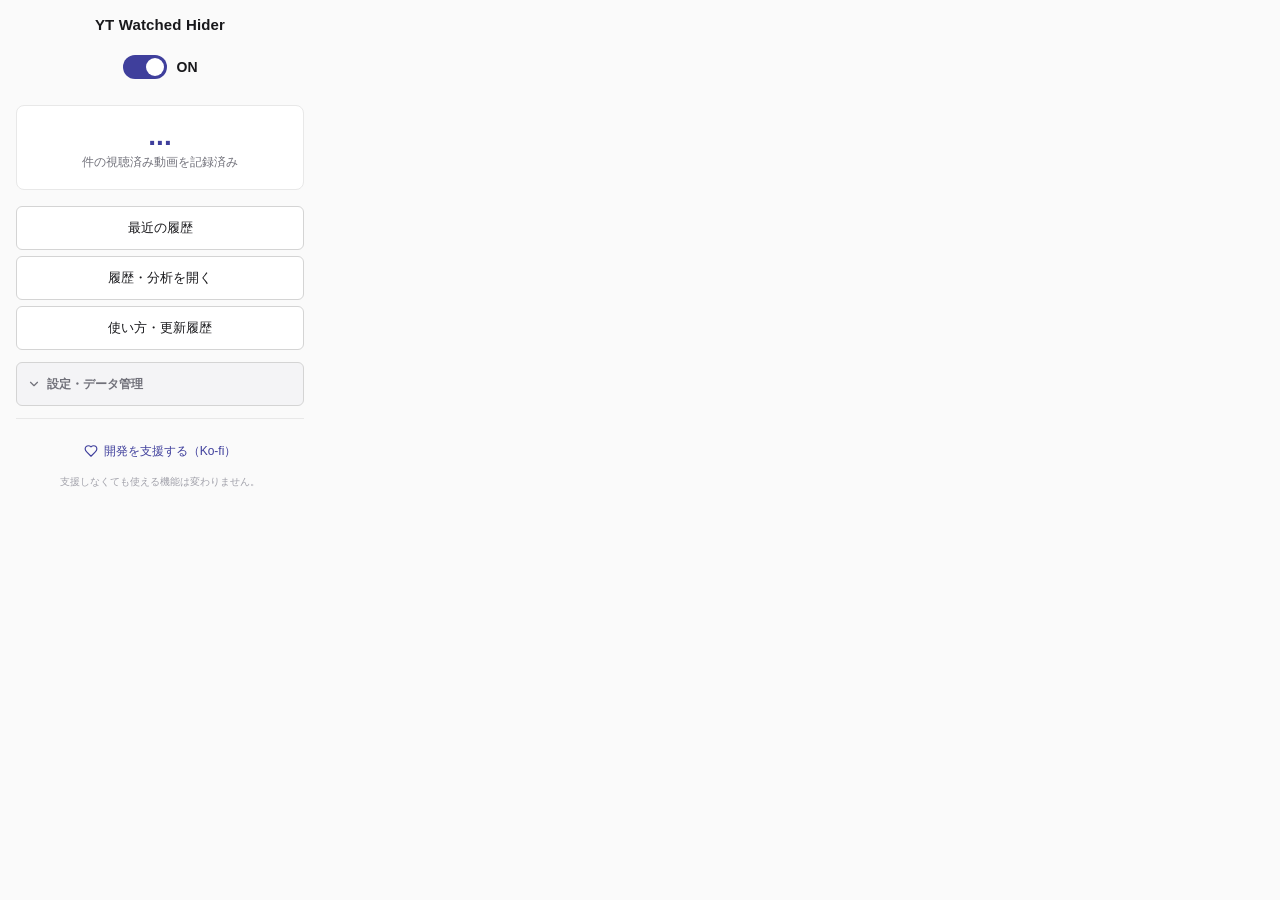
<file: popup.html>
<!DOCTYPE html>
<html lang="ja">
<head>
  <meta charset="UTF-8">
  <link rel="stylesheet" href="popup.css">
</head>
<body>
  <div class="container">
    <h1 data-i18n="popup_appTitle">YT Watched Hider</h1>

    <div class="toggle-row">
      <label class="toggle">
        <input type="checkbox" id="enableToggle" checked>
        <span class="slider"></span>
      </label>
      <span id="toggleLabel">ON</span>
    </div>

    <div class="stats">
      <span id="count">...</span>
      <span class="label" data-i18n="popup_recordedCountLabel">件の視聴済み動画を記録済み</span>
      <div id="dbStatus" class="db-status"></div>
    </div>

    <div id="migrationBanner" class="migration-banner" style="display:none" data-i18n="popup_migrationBanner">
      初回同期のため、一度YouTubeを開いてください。
    </div>

    <!-- 日常操作: ここに出すのは毎回押すものだけ。データ管理は下の折り畳みへ。 -->
    <div class="actions">
      <button id="historyBtn" class="btn btn-primary-action" aria-expanded="false" aria-controls="historyPanel" data-i18n="popup_recentHistory">最近の履歴</button>
      <button id="viewerBtn" class="btn btn-primary-action" data-i18n="popup_openViewer">履歴・分析を開く</button>
      <button id="whatsnewBtn" class="btn btn-primary-action" data-i18n="popup_openGuide">使い方・更新履歴</button>
    </div>

    <!-- History list (hidden by default) -->
    <div id="historyPanel" class="history-panel" style="display:none">
      <div class="history-header">
        <input type="text" id="historySearch" placeholder="タイトル・チャンネル名で検索" data-i18n-placeholder="popup_historySearchPlaceholder" class="search-input" aria-label="最近の履歴を検索" data-i18n-aria-label="popup_historySearchLabel">
      </div>
      <div id="historyList" class="history-list"></div>
    </div>

    <!-- 設定・データ管理（既定は折り畳み） -->
    <div class="settings-toggle">
      <button id="settingsBtn" class="fold-toggle" type="button" aria-expanded="false" aria-controls="settingsPanel">
        <svg class="icon chev" viewBox="0 0 24 24" fill="none" stroke="currentColor" stroke-width="2" stroke-linecap="round" stroke-linejoin="round" aria-hidden="true"><path d="m6 9 6 6 6-6"></path></svg>
        <span data-i18n="popup_settings">設定・データ管理</span>
      </button>
    </div>
    <div id="settingsPanel" class="settings-panel" style="display:none">
      <details class="settings-group" open>
        <summary><span data-i18n="popup_display">表示</span></summary>
        <div class="settings-group-body">

      <div class="setting-item">
        <span class="setting-label" id="watchedThresholdLabel" data-i18n="popup_watchedThreshold">視聴済みとみなす％</span>
        <input type="number" id="watchedThreshold" min="1" max="100" step="any" value="95" aria-labelledby="watchedThresholdLabel" aria-describedby="watchedThresholdDesc" style="width:64px">
      </div>
      <div class="setting-desc" id="watchedThresholdDesc" data-i18n="popup_watchedThresholdHelp">1〜100％（既定95％）。範囲外や数値でない値は95％に戻ります。登録済みの視聴記録は変更しません。</div>
      <div class="setting-item">
        <span class="setting-label" id="dimWatchedLabel" data-i18n="popup_dimWatched">視聴済みを半透明で表示する</span>
        <label class="toggle toggle-small">
          <input type="checkbox" id="dimWatched" aria-labelledby="dimWatchedLabel" aria-describedby="dimWatchedDesc">
          <span class="slider"></span>
        </label>
      </div>
      <div class="setting-desc" id="dimWatchedDesc" data-i18n="popup_dimWatchedHelp">オンにすると視聴済みを消さずに薄く表示し、マウスを乗せると元の濃さに戻ります。</div>
      </div></details>

      <details class="settings-group">
        <summary><span data-i18n="popup_pageVisibility">ページ別の非表示</span></summary>
        <div class="settings-group-body">
      <div class="setting-desc" data-i18n="popup_pageVisibilityHelp">オフにしたページでは動画を隠しません。視聴記録は継続します。</div>
      <div class="setting-item">
        <span class="setting-label" id="hideOnHomeLabel" data-i18n="popup_hideHome">ホームで隠す</span>
        <label class="toggle toggle-small">
          <input type="checkbox" id="hideOnHome" checked aria-labelledby="hideOnHomeLabel">
          <span class="slider"></span>
        </label>
      </div>
      <div class="setting-item">
        <span class="setting-label" id="hideOnSubscriptionsLabel" data-i18n="popup_hideSubscriptions">登録チャンネルで隠す</span>
        <label class="toggle toggle-small">
          <input type="checkbox" id="hideOnSubscriptions" checked aria-labelledby="hideOnSubscriptionsLabel">
          <span class="slider"></span>
        </label>
      </div>
      <div class="setting-desc" data-i18n="popup_hideSubscriptionsHelp">左メニューの「登録チャンネル」（登録先の新着一覧）が対象です。</div>
      <div class="setting-item">
        <span class="setting-label" id="hideOnChannelLabel" data-i18n="popup_hideChannel">各チャンネルページで隠す</span>
        <label class="toggle toggle-small">
          <input type="checkbox" id="hideOnChannel" checked aria-labelledby="hideOnChannelLabel">
          <span class="slider"></span>
        </label>
      </div>
      <div class="setting-desc" data-i18n="popup_hideChannelHelp">チャンネルごとのトップや動画・ショートなどのタブが対象です。</div>
      <div class="setting-item">
        <span class="setting-label" id="hideOnPlaylistLabel" data-i18n="popup_hidePlaylist">プレイリストのページで隠す</span>
        <label class="toggle toggle-small">
          <input type="checkbox" id="hideOnPlaylist" checked aria-labelledby="hideOnPlaylistLabel" aria-describedby="hideOnPlaylistDesc">
          <span class="slider"></span>
        </label>
      </div>
      <div class="setting-desc" id="hideOnPlaylistDesc" data-i18n="popup_hidePlaylistHelp">プレイリストのページに並ぶ視聴済みの動画が対象です。</div>
      <div class="setting-item">
        <span class="setting-label" id="hideOnSearchLabel" data-i18n="popup_hideSearch">検索結果で隠す</span>
        <label class="toggle toggle-small">
          <input type="checkbox" id="hideOnSearch" checked aria-labelledby="hideOnSearchLabel">
          <span class="slider"></span>
        </label>
      </div>
      <div class="setting-item">
        <span class="setting-label" id="hideOnRelatedLabel" data-i18n="popup_hideRelated">関連動画で隠す</span>
        <label class="toggle toggle-small">
          <input type="checkbox" id="hideOnRelated" checked aria-labelledby="hideOnRelatedLabel">
          <span class="slider"></span>
        </label>
      </div>
      <div class="setting-desc" data-i18n="popup_hideRelatedHelp">動画の視聴ページの横に出る関連動画が対象です。</div>
      <div class="setting-item">
        <label class="setting-label" id="playlistCardModeLabel" for="playlistCardMode" data-i18n="popup_playlistCards">プレイリストのカード</label>
      </div>
      <select id="playlistCardMode" aria-labelledby="playlistCardModeLabel" aria-describedby="playlistCardModeDesc" style="width: 100%;">
        <option value="never" data-i18n="popup_playlistCardsNever">隠さない</option>
        <option value="hide" data-i18n="popup_playlistCardsHide">隠す</option>
      </select>
      <div class="setting-desc" id="playlistCardModeDesc" data-i18n="popup_playlistCardsHelp">プレイリスト・ミックスのカードを、選んだ場所で隠します。視聴状態やページ別のスイッチとは別の設定です。半透明表示をオンにすると、隠す代わりに薄く表示します。</div>
      <div id="playlistCardPlaces" role="group" aria-labelledby="playlistCardPlacesLabel" hidden>
        <div class="setting-desc" id="playlistCardPlacesLabel" data-i18n="popup_playlistCardPlaces">隠す場所</div>
        <div class="setting-item">
          <label class="setting-label" id="playlistCardPlace_homeLabel" for="playlistCardPlace_home" data-i18n="popup_playlistCardPlace_home">ホーム</label>
          <label class="toggle toggle-small">
            <input type="checkbox" id="playlistCardPlace_home" checked aria-labelledby="playlistCardPlace_homeLabel">
            <span class="slider"></span>
          </label>
        </div>
        <div class="setting-item">
          <label class="setting-label" id="playlistCardPlace_searchLabel" for="playlistCardPlace_search" data-i18n="popup_playlistCardPlace_search">検索結果</label>
          <label class="toggle toggle-small">
            <input type="checkbox" id="playlistCardPlace_search" checked aria-labelledby="playlistCardPlace_searchLabel">
            <span class="slider"></span>
          </label>
        </div>
        <div class="setting-item">
          <label class="setting-label" id="playlistCardPlace_relatedLabel" for="playlistCardPlace_related" data-i18n="popup_playlistCardPlace_related">関連動画</label>
          <label class="toggle toggle-small">
            <input type="checkbox" id="playlistCardPlace_related" checked aria-labelledby="playlistCardPlace_relatedLabel">
            <span class="slider"></span>
          </label>
        </div>
        <div class="setting-item">
          <label class="setting-label" id="playlistCardPlace_subscriptionsLabel" for="playlistCardPlace_subscriptions" data-i18n="popup_playlistCardPlace_subscriptions">登録チャンネル</label>
          <label class="toggle toggle-small">
            <input type="checkbox" id="playlistCardPlace_subscriptions" aria-labelledby="playlistCardPlace_subscriptionsLabel">
            <span class="slider"></span>
          </label>
        </div>
        <div class="setting-item">
          <label class="setting-label" id="playlistCardPlace_channelLabel" for="playlistCardPlace_channel" data-i18n="popup_playlistCardPlace_channel">各チャンネルページ</label>
          <label class="toggle toggle-small">
            <input type="checkbox" id="playlistCardPlace_channel" aria-labelledby="playlistCardPlace_channelLabel">
            <span class="slider"></span>
          </label>
        </div>
        <div class="setting-item">
          <label class="setting-label" id="playlistCardPlace_playlistsLabel" for="playlistCardPlace_playlists" data-i18n="popup_playlistCardPlace_playlists">再生リスト一覧</label>
          <label class="toggle toggle-small">
            <input type="checkbox" id="playlistCardPlace_playlists" aria-labelledby="playlistCardPlace_playlistsLabel">
            <span class="slider"></span>
          </label>
        </div>
      </div>

      <div class="setting-item">
        <label class="setting-label" id="hideCompletedPlaylistsLabel" for="hideCompletedPlaylists" data-i18n="popup_hideCompletedPlaylists">見終えた再生リストを隠す（試験中）</label>
        <label class="toggle toggle-small">
          <input type="checkbox" id="hideCompletedPlaylists" aria-labelledby="hideCompletedPlaylistsLabel" aria-describedby="hideCompletedPlaylistsDesc">
          <span class="slider"></span>
        </label>
      </div>
      <div class="setting-desc" id="hideCompletedPlaylistsDesc" data-i18n="popup_hideCompletedPlaylistsHelp">再生リスト一覧で、再生できる動画がすべて視聴済みのリストを隠します。半透明表示にも対応。「後で見る」「高く評価した動画」とミックスは対象外です。300本まで確認し、結果は本数の変化または7日後に更新します。上の「プレイリストのカード」で再生リスト一覧を隠す設定にしていると、そちらが優先されます。</div>
      <button id="refreshCompletedPlaylists" class="btn" type="button" data-i18n="popup_playlistRefresh">このページの再生リストを再確認</button>
      <div id="playlistRefreshStatus" class="setting-desc" role="status" aria-live="polite"></div>

      <div class="setting-item">
        <span class="setting-label" id="hideShortsLabel" data-i18n="popup_hideShorts">ショート動画を隠す</span>
        <label class="toggle toggle-small">
          <input type="checkbox" id="hideShortsToggle" aria-labelledby="hideShortsLabel">
          <span class="slider"></span>
        </label>
      </div>
      <div class="setting-desc" data-i18n="popup_hideShortsHelp">ショート動画を一覧から非表示にする</div>

      <div class="setting-item">
        <span class="setting-label" id="hideMoviesLabel" data-i18n="popup_hideMovies">映画・番組を隠す</span>
        <label class="toggle toggle-small">
          <input type="checkbox" id="hideMoviesToggle" aria-labelledby="hideMoviesLabel">
          <span class="slider"></span>
        </label>
      </div>
      <div class="setting-desc" data-i18n="popup_hideMoviesHelp">映画・番組を一覧から非表示にする</div>
      <div class="setting-item">
        <span class="setting-label" id="showSearchFilterLabel" data-i18n="popup_showSearchFilter">検索フィルターを表示する（試験中）</span>
        <label class="toggle toggle-small">
          <input type="checkbox" id="showSearchFilter" checked aria-labelledby="showSearchFilterLabel">
          <span class="slider"></span>
        </label>
      </div>
      <div class="setting-desc" data-i18n="popup_showSearchFilterHelp">オフにすると公式優先検索フィルターを表示せず、結果の絞り込みも止めます。</div>

      </div></details>

      <details class="settings-group">
        <summary><span data-i18n="popup_recording">記録</span></summary>
        <div class="settings-group-body">

      <div class="setting-item">
        <span class="setting-label" id="harvestModeLabel" data-i18n="popup_harvestMode">履歴ページに一括取り込みボタンを出す</span>
        <label class="toggle toggle-small">
          <input type="checkbox" id="harvestModeToggle" aria-labelledby="harvestModeLabel">
          <span class="slider"></span>
        </label>
      </div>
      <div class="setting-desc" data-i18n="popup_harvestHelp">
        履歴ページに「Harvest」ボタンを表示。サムネ読込を止めて高速スクロール＋自動取込（処理済みDOMを間引いてクラッシュ回避）
      </div>

      <div class="setting-item">
        <span class="setting-label" id="recordWhileOffLabel" data-i18n="popup_recordWhileOff">OFF中も記録する</span>
        <label class="toggle toggle-small">
          <input type="checkbox" id="recordWhileOffToggle" aria-labelledby="recordWhileOffLabel">
          <span class="slider"></span>
        </label>
      </div>
      <div class="setting-desc" data-i18n="popup_recordWhileOffHelp">非表示をOFFにしている間も視聴履歴だけは記録する</div>

      </div></details>

      <details class="settings-group">
        <summary><span data-i18n="popup_backup">バックアップ</span></summary>
        <div class="settings-group-body">

      <div class="setting-item">
        <span class="setting-label" id="autoBackupLabel" data-i18n="popup_autoBackup">毎日自動でバックアップ</span>
        <label class="toggle toggle-small">
          <input type="checkbox" id="autoBackupToggle" checked aria-labelledby="autoBackupLabel">
          <span class="slider"></span>
        </label>
      </div>
      <div class="setting-desc">
        <span data-i18n="popup_autoBackupHelp">ダウンロードフォルダの youtube-watched-hider-backup に1日1回保存する</span>
        <span id="lastBackupInfo"></span>
      </div>
      <div class="setting-desc" id="nextBackupInfo"></div>
      <button id="backupNowBtn" class="btn" data-i18n="popup_backupNow">今すぐバックアップ</button>
      <button id="importBtn" class="btn" data-i18n="popup_restoreBackup">バックアップを復元</button>

      <!-- Import mode chooser (u1ps §7.3): shown after a file is picked, with a
           dry-run diff, so the user explicitly chooses replace vs merge. -->
      <div id="importModePanel" class="import-mode-panel" style="display:none">
        <div class="import-mode-title" data-i18n="popup_restoreMethod">復元方法を選択</div>
        <div id="importDiffSummary" class="import-diff-summary"></div>
        <button id="importReplaceBtn" class="btn btn-danger" data-i18n="popup_replaceBackup">置換（このバックアップ時点に戻す・自動バックアップ後）</button>
        <button id="importSafeMergeBtn" class="btn" data-i18n="popup_safeMerge">安全に統合（競合は現在のデータを優先）</button>
        <button id="importBackupMergeBtn" class="btn" data-i18n="popup_backupMerge">バックアップ優先で統合（競合は取込側で上書き）</button>
        <button id="importCancelBtn" class="btn-link" data-i18n="popup_cancel">キャンセル</button>
      </div>

      </div></details>

      <details class="settings-group">
        <summary><span data-i18n="popup_syncHeading">別PCと同期（Dropbox）</span></summary>
        <div class="settings-group-body">
      <div class="setting-desc" data-i18n="popup_syncHelp">別PCで保存したバックアップを読み込んで差分だけ統合する</div>
      <div class="sync-actions">
        <button id="syncImportBtn" class="btn btn-sync" data-i18n="popup_syncImport">読み込んで統合</button>
      </div>
      <div id="syncStatus" class="sync-status" role="status" aria-live="polite"></div>

      </div></details>

      <details class="settings-group settings-group-danger">
        <summary><span data-i18n="popup_deleteHeading">データ削除</span></summary>
        <div class="settings-group-body">
      <div class="setting-desc" data-i18n="popup_deleteHelp">削除する範囲を選べます。「全データを初期化」は実行前に自動でバックアップを1件保存します。</div>
      <button id="clearWatchedBtn" class="btn btn-danger" data-i18n="popup_clearWatched">視聴履歴だけ削除</button>
      <button id="clearLikedBtn" class="btn btn-danger" data-i18n="popup_clearLiked">高評価データだけ削除</button>
      <button id="clearAllBtn" class="btn btn-danger" data-i18n="popup_clearAll">全データを初期化（自動バックアップ後）</button>

      </div></details>

      <div class="about-section">
        <button id="aboutBtn" class="fold-toggle about-link" type="button" aria-expanded="false" aria-controls="aboutPanel">
          <svg class="icon chev" viewBox="0 0 24 24" fill="none" stroke="currentColor" stroke-width="2" stroke-linecap="round" stroke-linejoin="round" aria-hidden="true"><path d="m6 9 6 6 6-6"></path></svg>
          <span data-i18n="popup_about">このツールについて</span>
        </button>
        <div id="aboutPanel" style="display:none" class="about-content">
      <div class="setting-item cache-setting">
        <span class="setting-label" data-i18n="popup_cache">キャッシュ</span>
        <span id="cacheModeBadge" class="cache-mode-badge cache-error">error</span>
      </div>
      <div class="setting-desc" id="cacheDetail" data-i18n="popup_cacheLoading">キャッシュの状態を読み込み中...</div>
          <p><strong data-i18n="popup_appTitle">YT Watched Hider</strong> <span id="aboutVersion"></span></p>
          <ul>
            <li data-i18n="popup_aboutStorage">IndexedDB: 容量制限なし（1曲≒300B / 1万曲≒3MB）</li>
            <li data-i18n="popup_aboutRecording">記録: 動画再生完了(ended)で検知</li>
            <li data-i18n="popup_aboutSeekBar">シークバー: YouTube赤バー自動検出</li>
            <li data-i18n="popup_aboutBackup">バックアップ: 毎日自動 / 手動エクスポート</li>
            <li data-i18n="popup_aboutHistory">履歴: タイトル・再生回数・検出元を記録</li>
          </ul>
          <p class="about-note">
            <strong data-i18n="popup_aboutSync">PC間の同期:</strong><br>
            <span data-i18n="popup_aboutSyncStep1">自動バックアップで保存されたJSONを</span><br>
            <span data-i18n="popup_aboutSyncStep2">Dropbox等で共有し、別PCで「読み込んで統合」</span><br>
            <span data-i18n="popup_aboutSyncStep3">すると差分だけ取り込めます。</span>
          </p>
        </div>
      </div>
    </div>

    <div class="support-row">
      <a class="support-link" href="https://ko-fi.com/srole" target="_blank" rel="noopener noreferrer">
        <svg class="icon" viewBox="0 0 24 24" fill="none" stroke="currentColor" stroke-width="2" stroke-linecap="round" stroke-linejoin="round" aria-hidden="true"><path d="M19 14c1.49-1.46 3-3.21 3-5.5A5.5 5.5 0 0 0 16.5 3c-1.76 0-3 .5-4.5 2-1.5-1.5-2.74-2-4.5-2A5.5 5.5 0 0 0 2 8.5c0 2.3 1.5 4.05 3 5.5l7 7Z"></path></svg>
        <span data-i18n="popup_support">開発を支援する（Ko-fi）</span>
      </a>
      <p class="support-note" data-i18n="popup_supportNote">支援しなくても使える機能は変わりません。</p>
    </div>

    <input type="file" id="fileInput" accept=".json" style="display:none">
    <input type="file" id="syncFileInput" accept=".json" style="display:none">

    <div id="status" class="status" role="status" aria-live="polite"></div>
  </div>

  <script src="popup.js"></script>
</body>
</html>
</file>
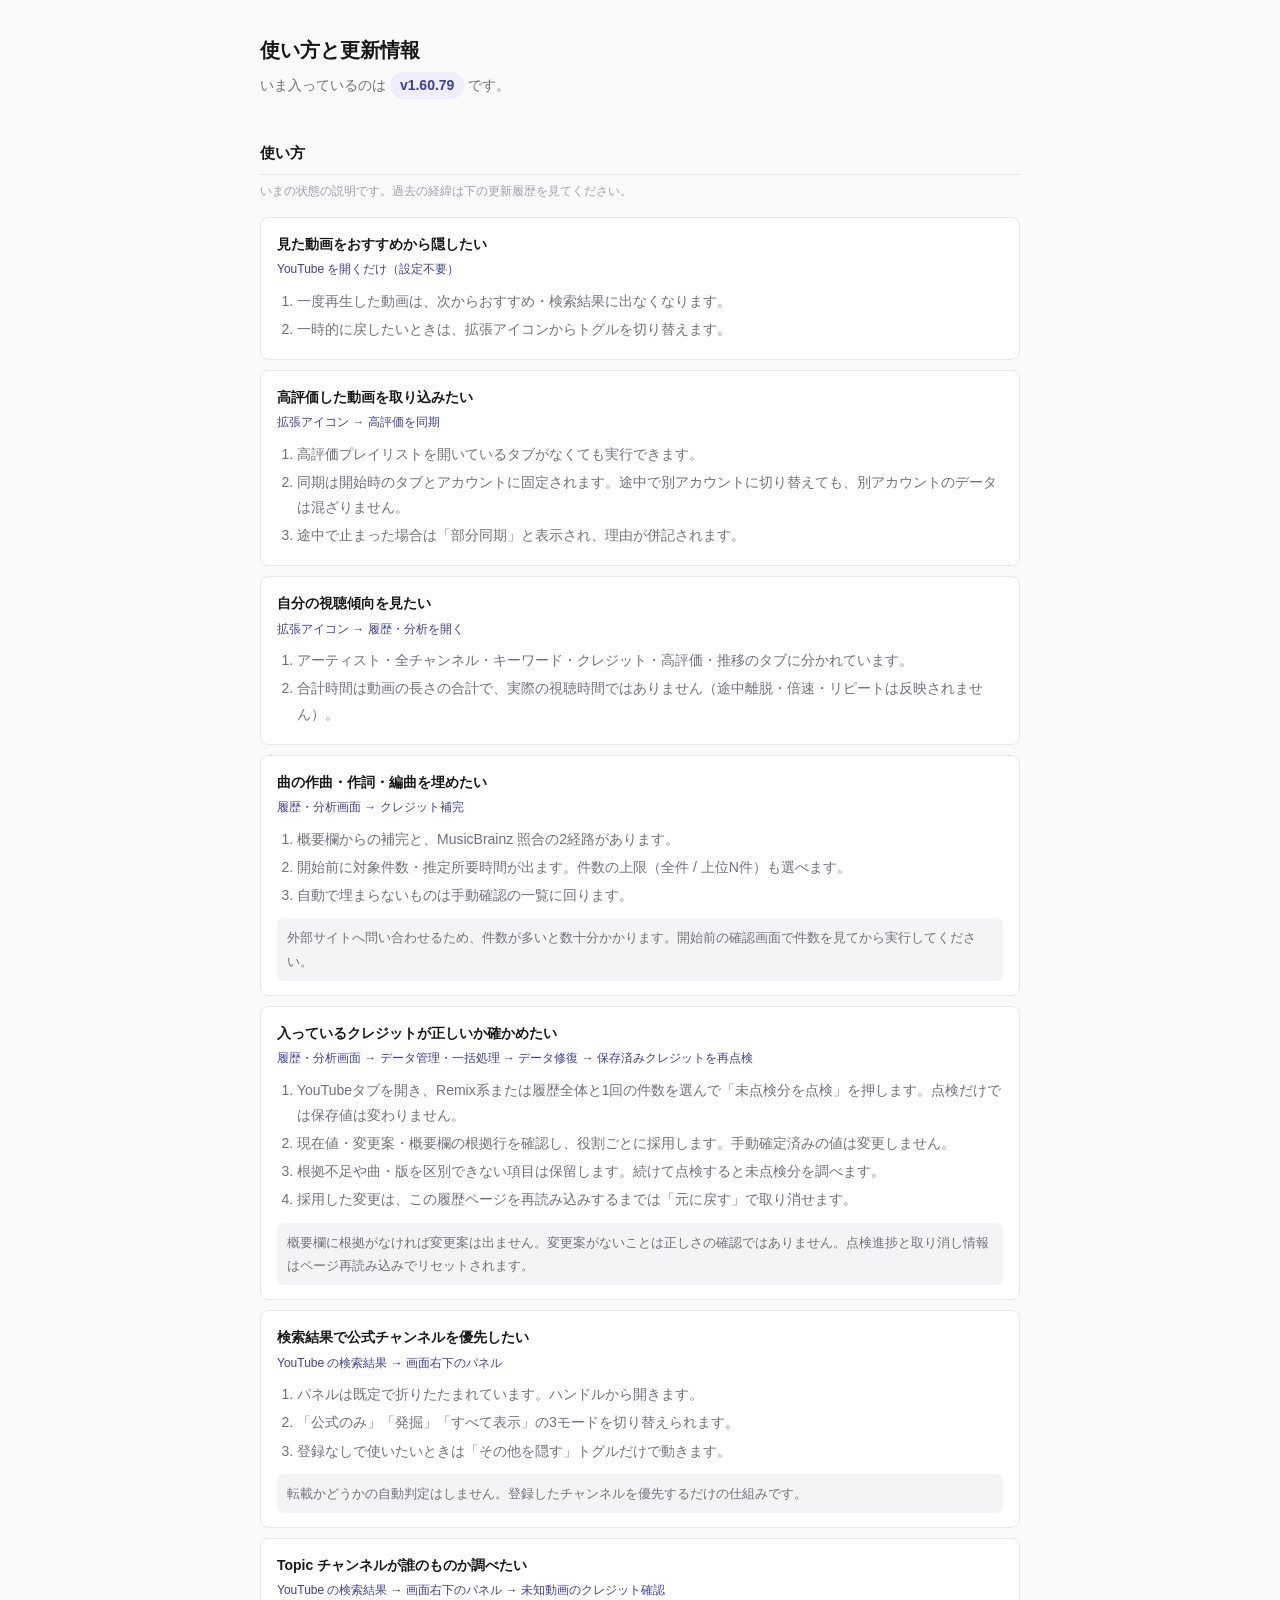
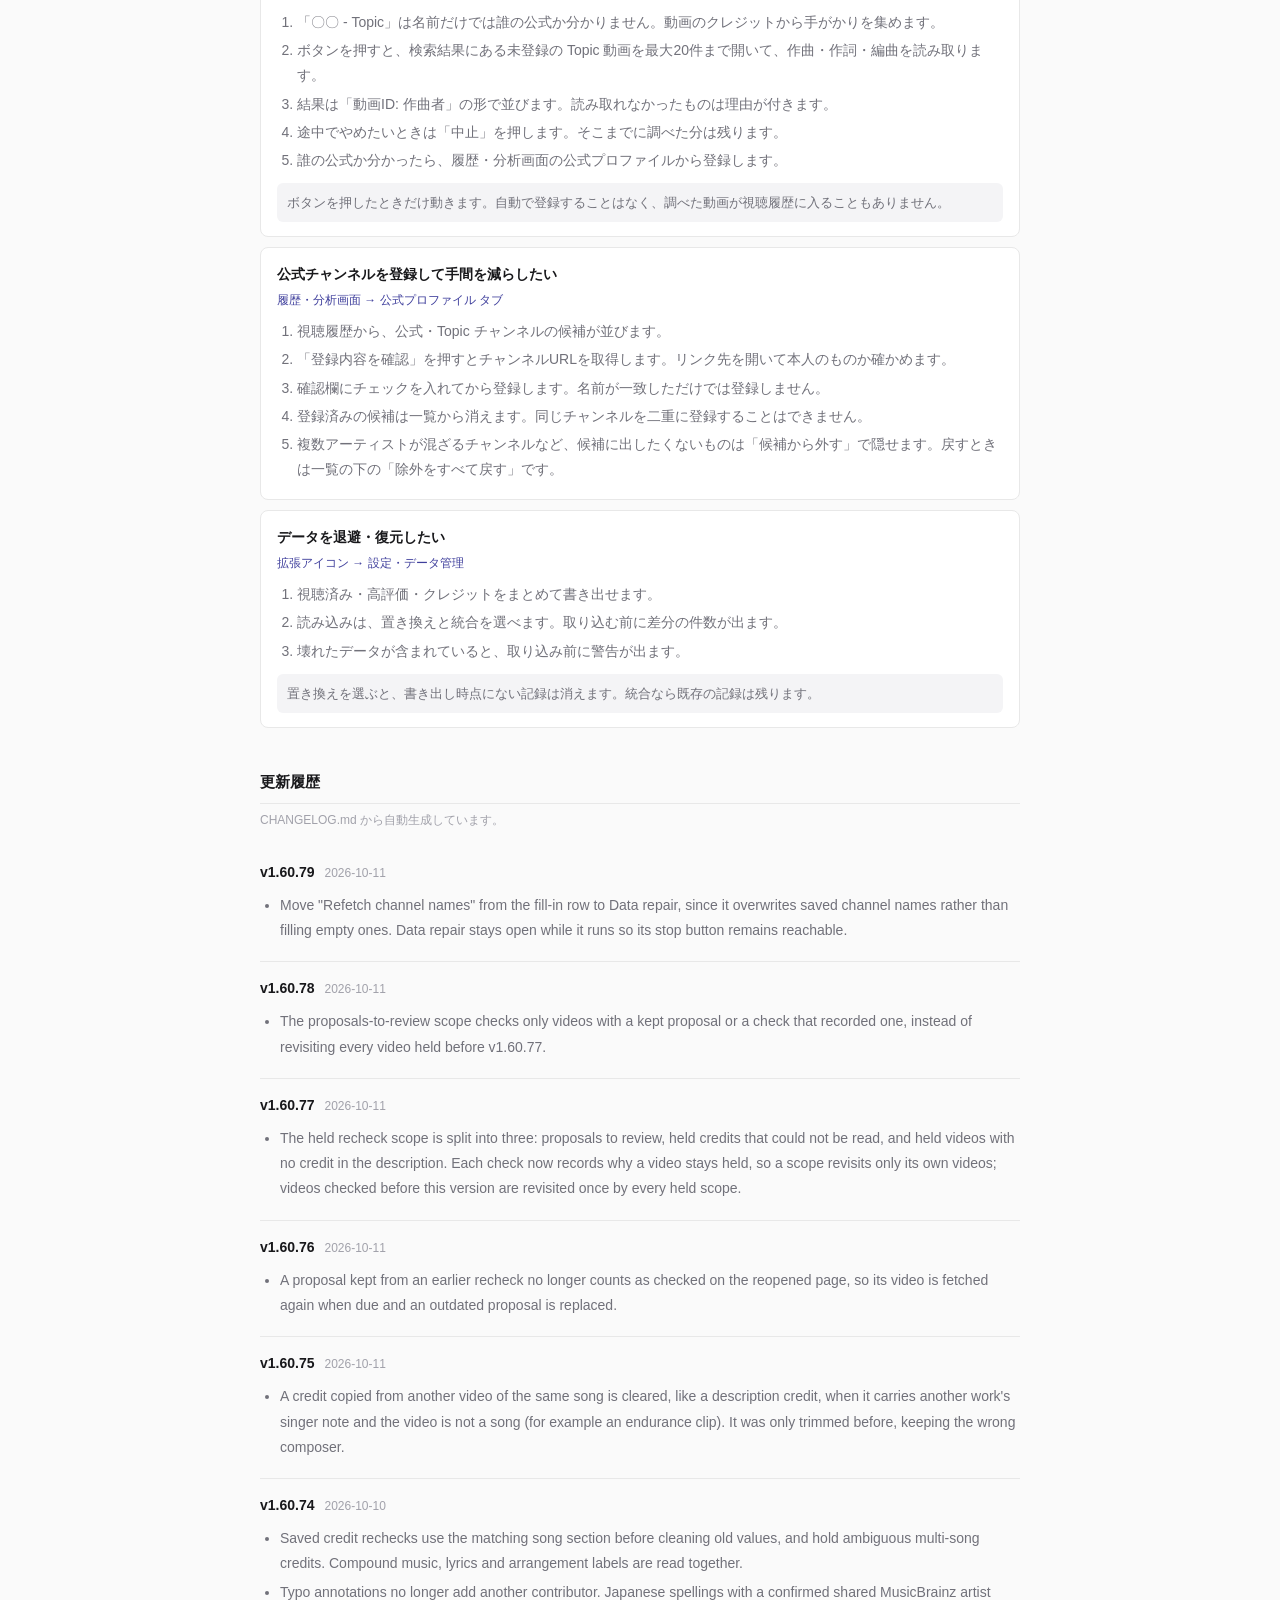
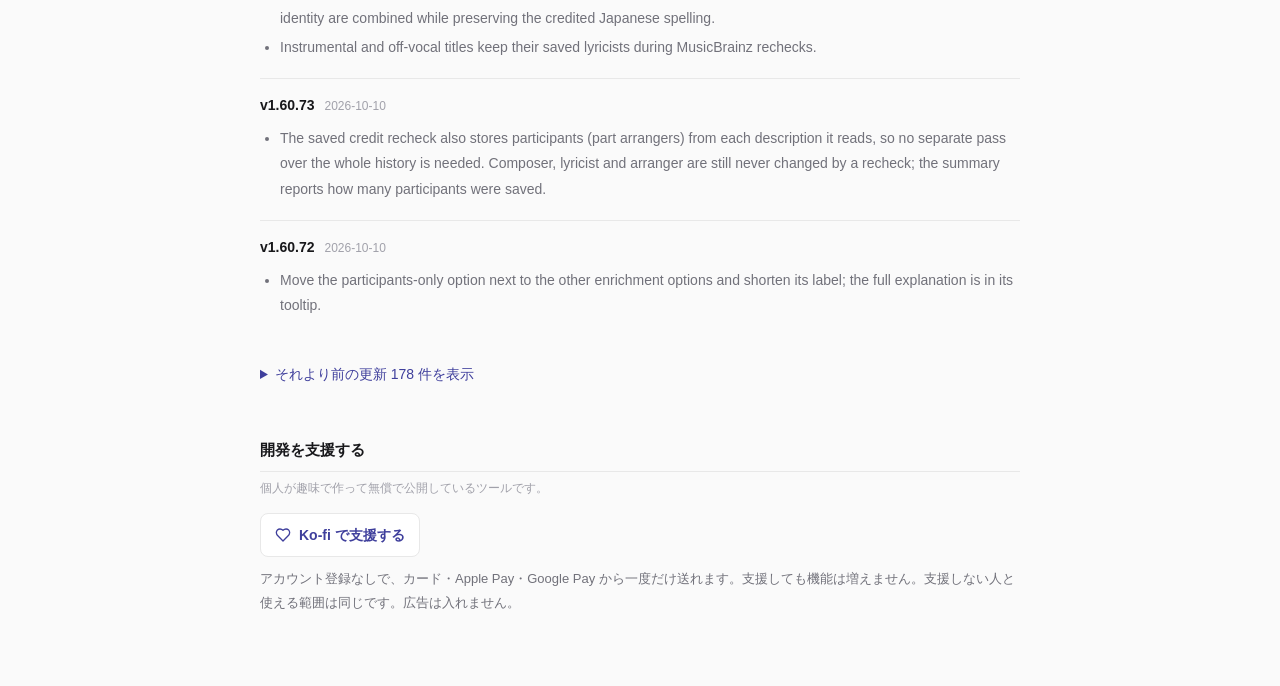
<file: whatsnew.html>
<!DOCTYPE html>
<html lang="ja">
<head>
  <meta charset="UTF-8">
  <title data-i18n="whatsnew_title">使い方と更新情報 - YouTube Watched Hider</title>
  <style>
    :root {
      --bg: #fafafa;
      --surface: #ffffff;
      --surface-2: #f4f4f6;
      --border: #e8e8e8;
      --text: #18181b;
      --text-muted: #71717a;
      --text-faint: #a1a1aa;
      --accent: #3f3f9c;
      --accent-soft: #eeeefc;
      --radius: 8px;
    }
    @media (prefers-color-scheme: dark) {
      :root {
        --bg: #0f1115;
        --surface: #181b22;
        --surface-2: #1f232c;
        --border: #2a2f39;
        --text: #f1f1f3;
        --text-muted: #a8aebb;
        --text-faint: #6c7180;
        --accent: #8b8bff;
        --accent-soft: #1f1f3d;
      }
    }
    * { box-sizing: border-box; }
    body {
      margin: 0;
      padding: 32px 20px 72px;
      background: var(--bg);
      color: var(--text);
      font-family: -apple-system, BlinkMacSystemFont, "Segoe UI", "Hiragino Sans",
        "Noto Sans JP", Meiryo, sans-serif;
      font-size: 14px;
      line-height: 1.8;
    }
    .wrap { max-width: 760px; margin: 0 auto; }
    h1 { font-size: 20px; margin: 0 0 4px; }
    .lede { color: var(--text-muted); margin: 0 0 8px; }
    .current {
      display: inline-block;
      padding: 1px 10px;
      border-radius: 999px;
      background: var(--accent-soft);
      color: var(--accent);
      font-weight: 600;
      font-variant-numeric: tabular-nums;
    }
    h2 {
      font-size: 15px;
      margin: 40px 0 6px;
      padding-bottom: 8px;
      border-bottom: 1px solid var(--border);
    }
    .section-note { color: var(--text-faint); font-size: 12px; margin: 0 0 14px; }
    .card {
      background: var(--surface);
      border: 1px solid var(--border);
      border-radius: var(--radius);
      padding: 14px 16px;
      margin-bottom: 10px;
    }
    .card h3 { font-size: 14px; margin: 0 0 2px; }
    .card .where { color: var(--accent); font-size: 12px; }
    .card p { margin: 8px 0 0; color: var(--text-muted); }
    .card ol { margin: 8px 0 0; padding-left: 20px; color: var(--text-muted); }
    .card ol li { margin: 3px 0; }
    .card .caution {
      margin: 10px 0 0;
      padding: 8px 10px;
      background: var(--surface-2);
      border-radius: 6px;
      color: var(--text-muted);
      font-size: 13px;
    }
    .release { border-top: 1px solid var(--border); padding: 14px 0; }
    .release:first-of-type { border-top: none; }
    .release-head { display: flex; align-items: baseline; gap: 10px; flex-wrap: wrap; }
    .ver { font-weight: 700; font-variant-numeric: tabular-nums; }
    .date { color: var(--text-faint); font-size: 12px; font-variant-numeric: tabular-nums; }
    .release .summary { margin: 6px 0 0; }
    .release ul { margin: 8px 0 0; padding-left: 20px; color: var(--text-muted); }
    .release li { margin: 4px 0; }
    details { margin-top: 18px; }
    summary { cursor: pointer; color: var(--accent); padding: 8px 0; }
    .older { border-top: 1px solid var(--border); padding: 10px 0; }
    .older .summary { margin: 4px 0 0; color: var(--text-muted); font-size: 13px; }
    .empty { color: var(--text-muted); }
    :focus-visible { outline: 2px solid var(--accent); outline-offset: 2px; }
    .support-link {
      display: inline-flex;
      align-items: center;
      gap: 8px;
      min-height: 44px;
      padding: 8px 14px;
      border: 1px solid var(--border);
      border-radius: var(--radius);
      background: var(--surface);
      color: var(--accent);
      font-weight: 600;
      text-decoration: none;
    }
    .support-link:hover { background: var(--accent-soft); }
    .support-link svg { width: 16px; height: 16px; flex-shrink: 0; }
    .support-note { margin: 10px 0 0; color: var(--text-muted); font-size: 13px; }
  </style>
</head>
<body>
  <div class="wrap">
    <h1 data-i18n="whatsnew_heading">使い方と更新情報</h1>
    <p class="lede">
      <span data-i18n="whatsnew_current_prefix">いま入っているのは</span> <span class="current" id="currentVersion">-</span> <span data-i18n="whatsnew_current_suffix">です。</span>
    </p>

    <h2 data-i18n="whatsnew_guide_heading">使い方</h2>
    <p class="section-note" data-i18n="whatsnew_guide_note">いまの状態の説明です。過去の経緯は下の更新履歴を見てください。</p>
    <div id="features"></div>

    <h2 data-i18n="whatsnew_releases_heading">更新履歴</h2>
    <p class="section-note" data-i18n="whatsnew_releases_note">CHANGELOG.md から自動生成しています。</p>
    <p id="releaseLanguageNote" class="section-note" data-i18n="whatsnew_japanese_only" hidden>更新履歴は日本語のみです。</p>
    <div id="recent" class="empty" data-i18n="whatsnew_loading">読み込み中です…</div>
    <details id="olderWrap" hidden>
      <summary id="olderSummary" data-i18n="whatsnew_older">それより前の更新を表示</summary>
      <div id="older"></div>
    </details>

    <h2 data-i18n="whatsnew_support_heading">開発を支援する</h2>
    <p class="section-note" data-i18n="whatsnew_support_intro">個人が趣味で作って無償で公開しているツールです。</p>
    <a class="support-link" href="https://ko-fi.com/srole" target="_blank" rel="noopener noreferrer">
      <svg viewBox="0 0 24 24" fill="none" stroke="currentColor" stroke-width="2" stroke-linecap="round" stroke-linejoin="round" aria-hidden="true"><path d="M19 14c1.49-1.46 3-3.21 3-5.5A5.5 5.5 0 0 0 16.5 3c-1.76 0-3 .5-4.5 2-1.5-1.5-2.74-2-4.5-2A5.5 5.5 0 0 0 2 8.5c0 2.3 1.5 4.05 3 5.5l7 7Z"></path></svg>
      <span data-i18n="whatsnew_support_link">Ko-fi で支援する</span>
    </a>
    <p class="support-note" data-i18n="whatsnew_support_note">アカウント登録なしで、カード・Apple Pay・Google Pay から一度だけ送れます。支援しても機能は増えません。支援しない人と使える範囲は同じです。広告は入れません。</p>
  </div>

  <script src="whatsnew_data.js"></script>
  <script src="whatsnew.js"></script>
</body>
</html>
</file>
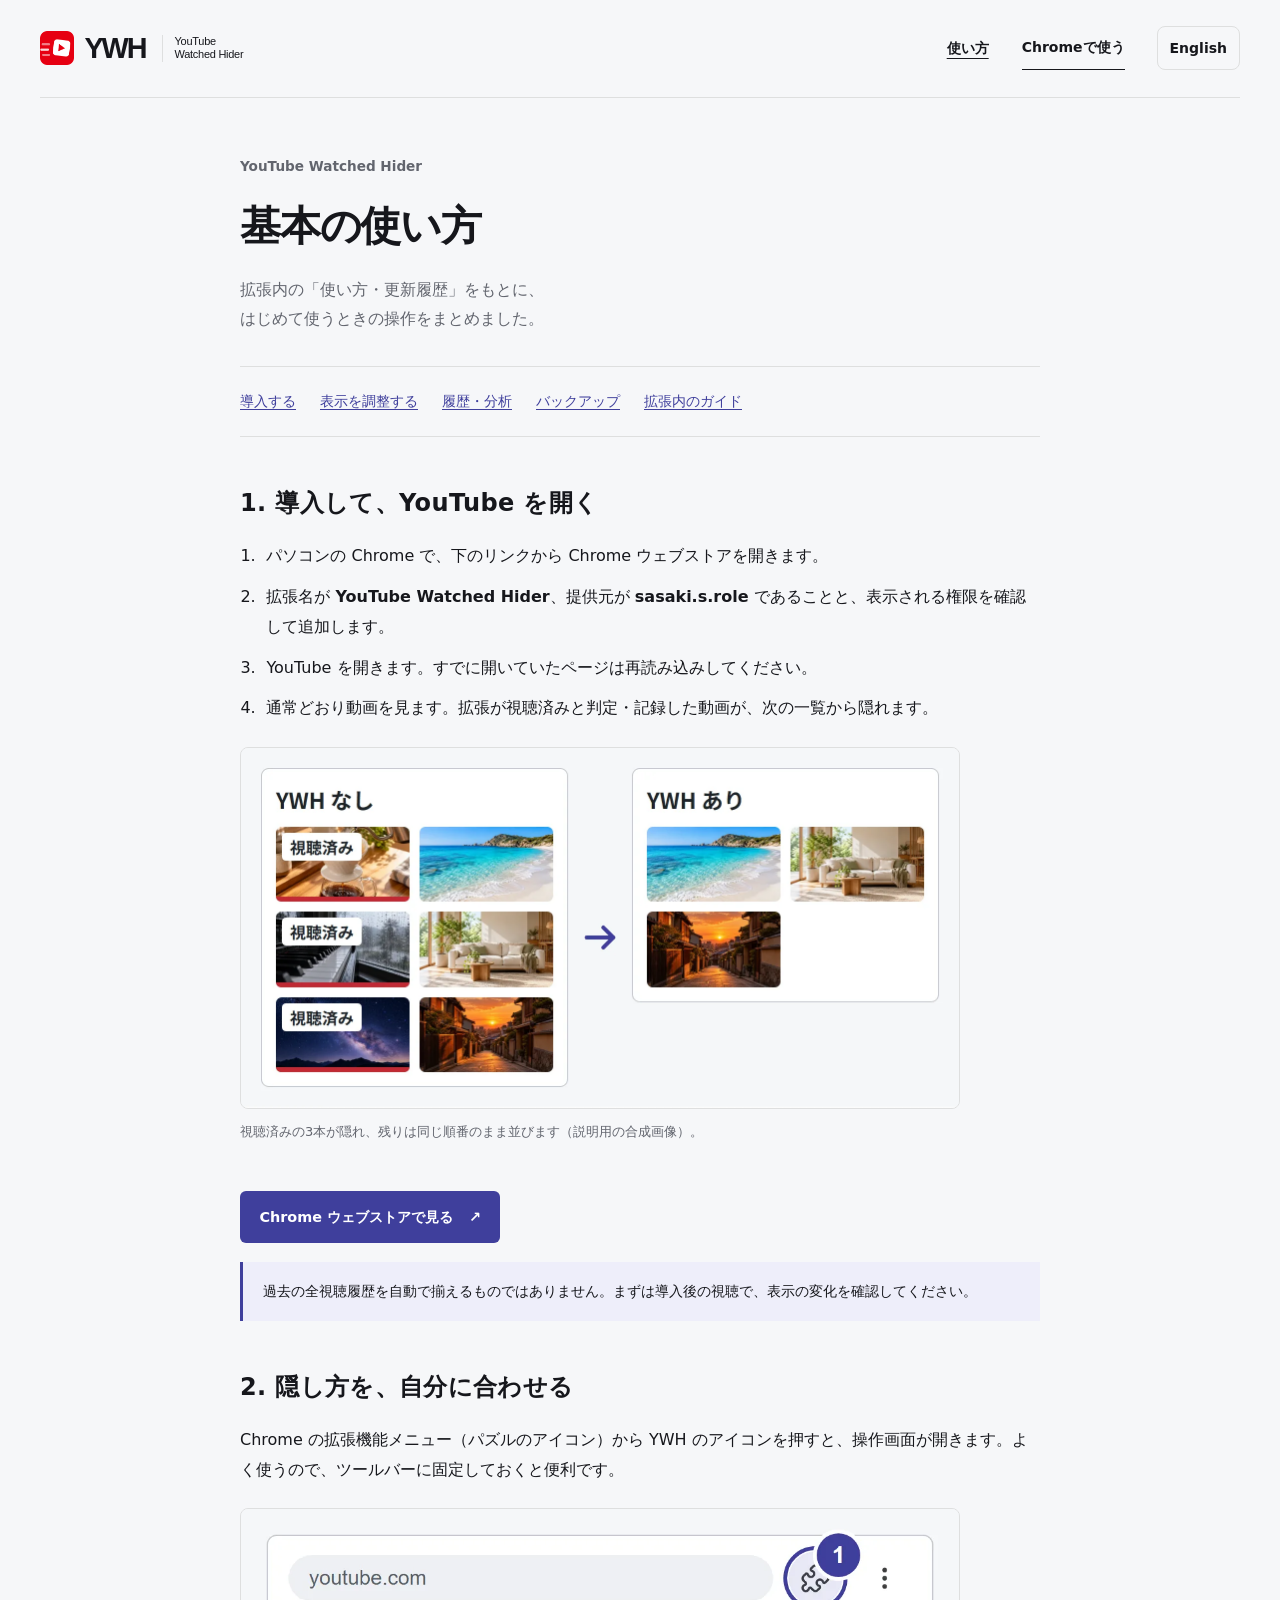
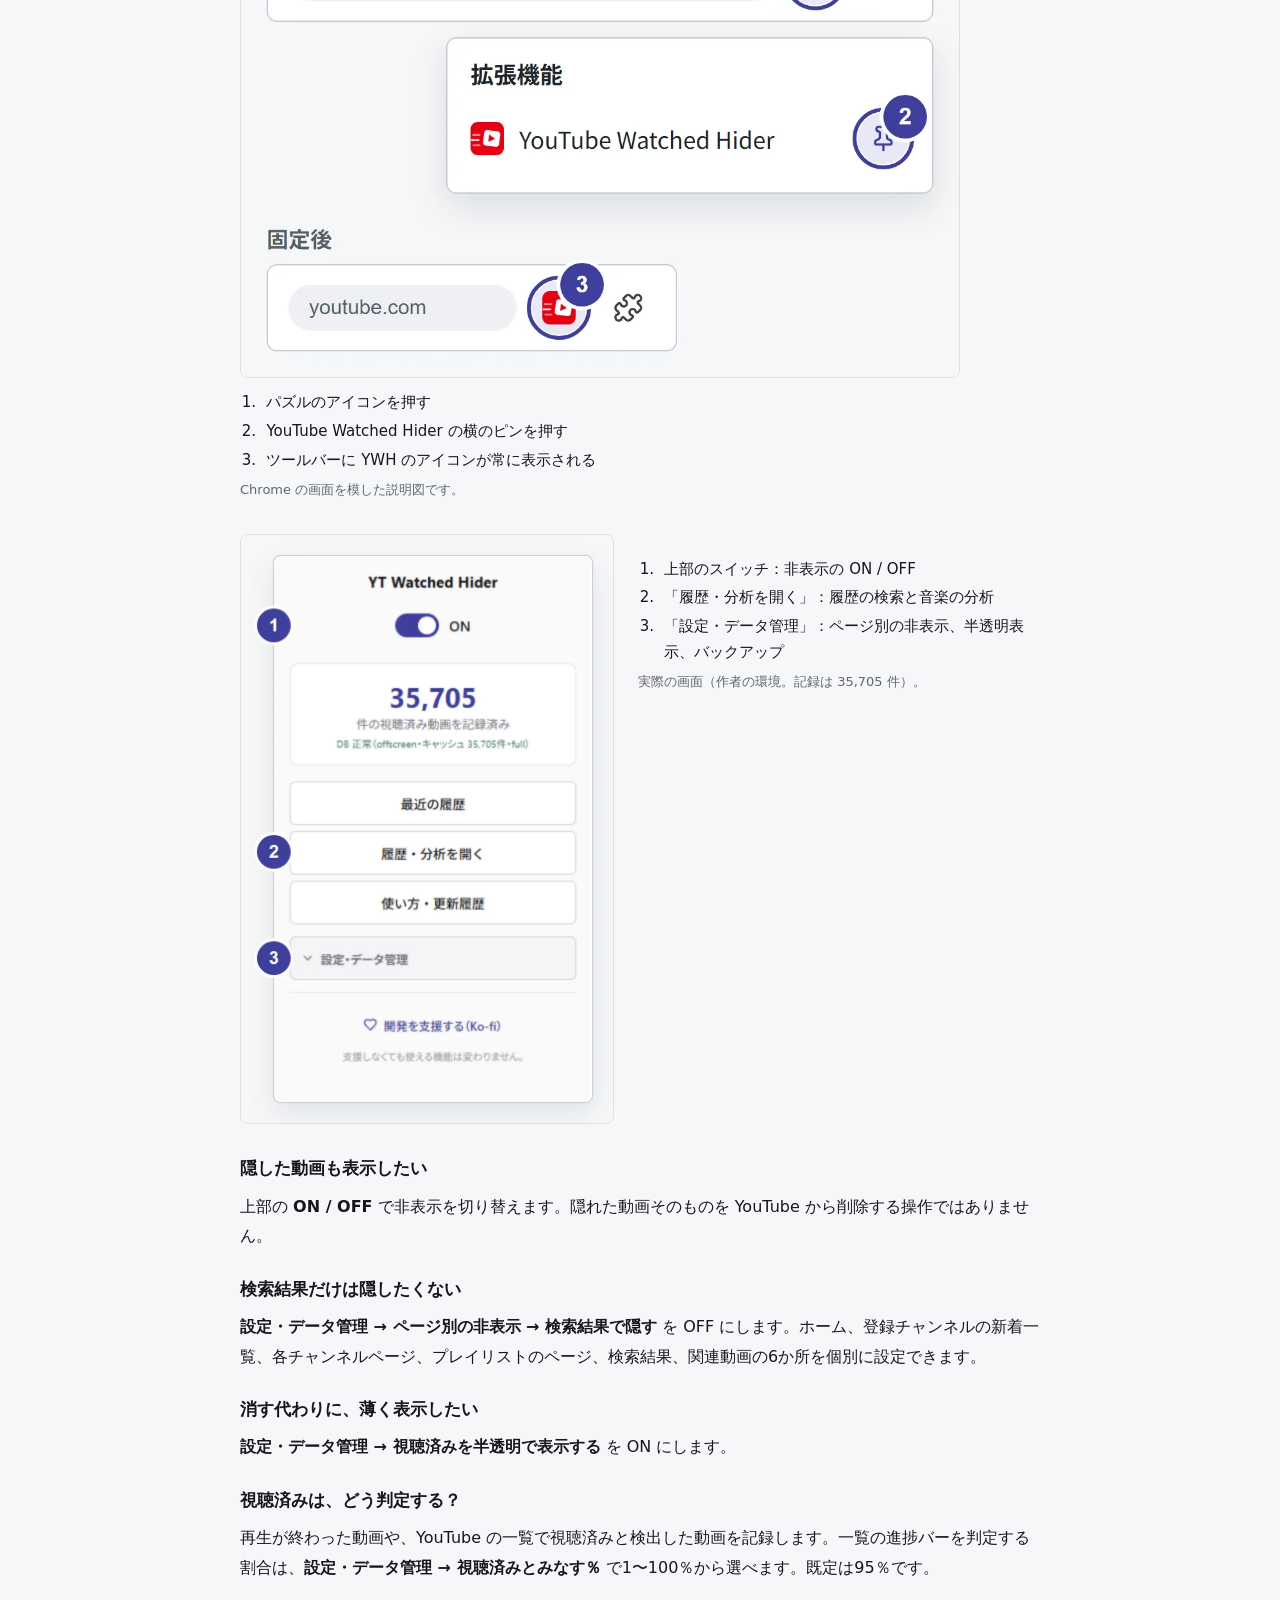
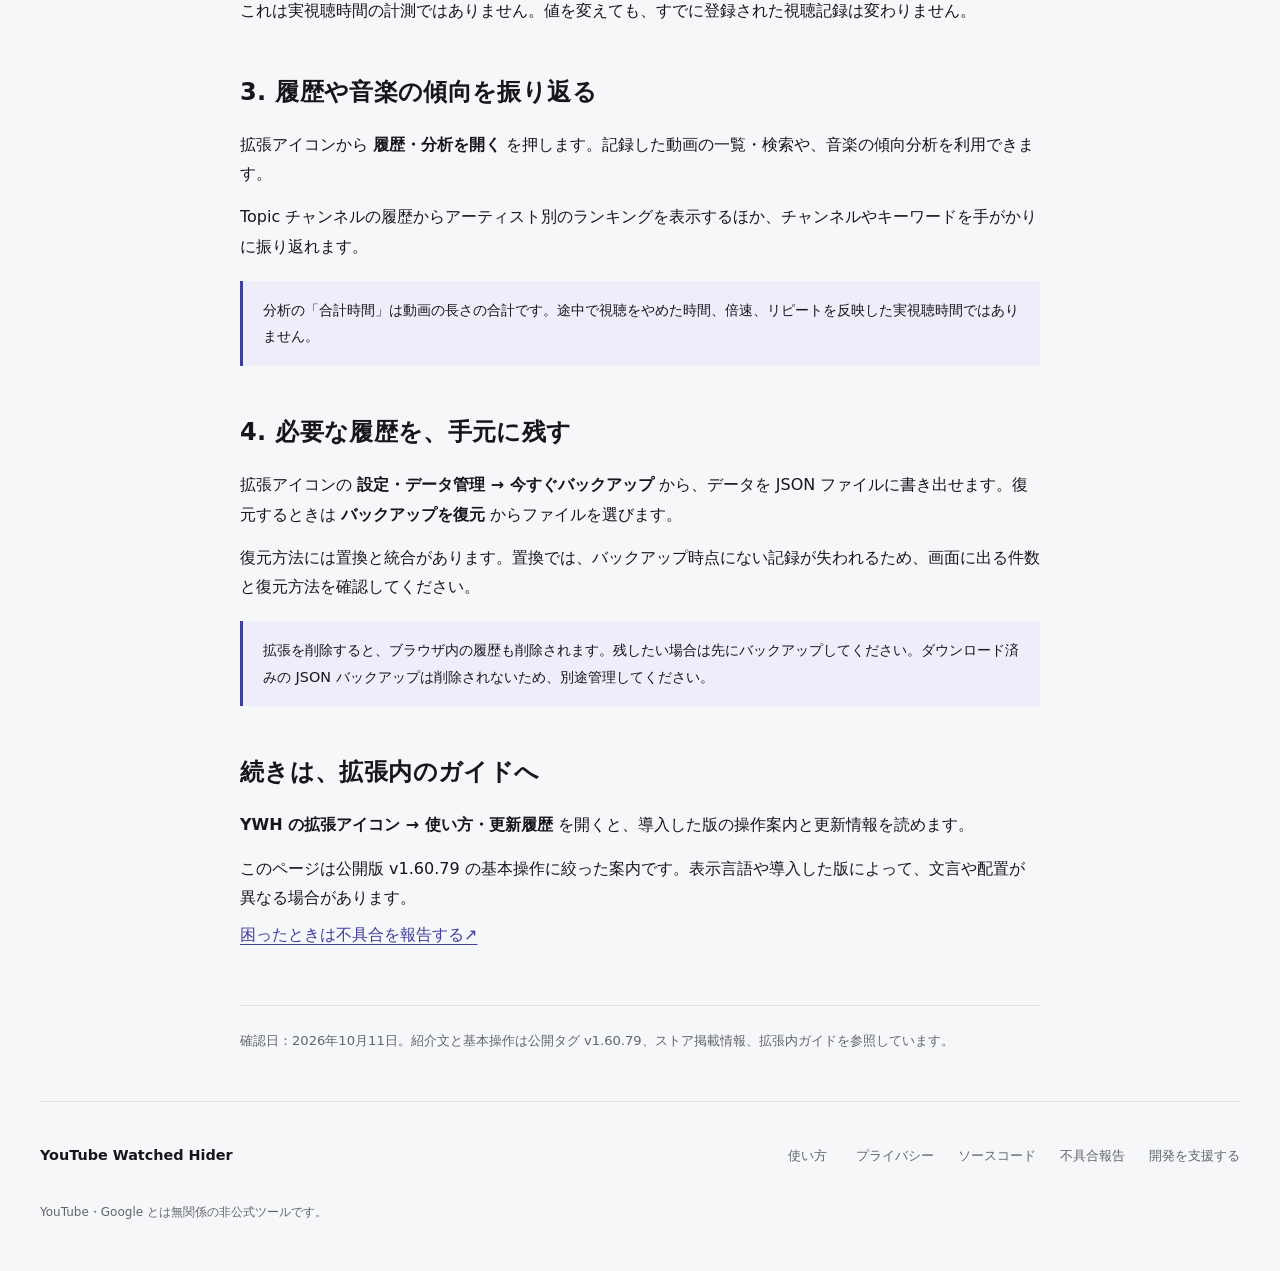
<file: docs/guide.html>
<!DOCTYPE html>
<html lang="ja">
<head>
  <meta charset="UTF-8">
  <meta name="viewport" content="width=device-width, initial-scale=1">
  <meta name="description" content="YouTube Watched Hider の導入と基本の使い方。対象画面、視聴済みの判定と95％設定、非表示の切り替え、履歴・分析、JSONバックアップを案内します。">
  <meta property="og:type" content="website"/><meta property="og:site_name" content="YouTube Watched Hider"/><meta property="og:title" content="基本の使い方 — YouTube Watched Hider"/><meta property="og:description" content="導入、表示の切り替え、履歴・分析、バックアップの基本操作。"/><meta property="og:url" content="https://sasakisrole.github.io/youtube-watched-hider/guide.html"/><meta property="og:image" content="https://sasakisrole.github.io/youtube-watched-hider/assets/og-ja.jpg"/><meta property="og:image:width" content="1200"/><meta property="og:image:height" content="630"/><meta property="og:image:alt" content="観た動画を隠して、次を探す。YouTube Watched Hider"/><meta property="og:locale" content="ja_JP"/><meta name="twitter:card" content="summary_large_image"/><link rel="canonical" href="https://sasakisrole.github.io/youtube-watched-hider/guide.html"/>
<title>基本の使い方 — YouTube Watched Hider</title>
  <link rel="icon" href="icon128.png" type="image/png">
  <link rel="stylesheet" href="site.css">
</head>
<body>
  <a class="skip-link" href="#main">本文へ移動</a>
  <header class="site-header brand-header brand-wrap"><a aria-label="YouTube Watched Hider ホーム" class="brand" href="index.html"><img alt="" height="36" src="icon128.png" width="36"/><span class="wordmark">YWH</span><span class="brand-long">YouTube<br/>Watched Hider</span></a><nav aria-label="メインナビゲーション"><a href="guide.html" aria-current="page">使い方</a><a class="header-install" href="index.html#install">Chromeで使う</a><a aria-label="Read this page in English" class="language-link" href="en/guide.html" hreflang="en" lang="en">English</a></nav></header>
  <main id="main" class="guide-main wrap">
    <header class="guide-header"><p class="eyebrow">YouTube Watched Hider</p><h1>基本の使い方</h1><p>拡張内の「使い方・更新履歴」をもとに、<br class="wide-break">はじめて使うときの操作をまとめました。</p></header>
    <nav class="guide-nav" aria-label="使い方の目次"><a href="#first-use">導入する</a><a href="#visibility">表示を調整する</a><a href="#history">履歴・分析</a><a href="#backup">バックアップ</a><a href="#in-extension">拡張内のガイド</a></nav>
    <section id="first-use" class="guide-section"><h2>1. 導入して、YouTube を開く</h2><ol><li>パソコンの Chrome で、下のリンクから Chrome ウェブストアを開きます。</li><li>拡張名が <span class="ui-name">YouTube Watched Hider</span>、提供元が <span class="ui-name">sasaki.s.role</span> であることと、表示される権限を確認して追加します。</li><li>YouTube を開きます。すでに開いていたページは再読み込みしてください。</li><li>通常どおり動画を見ます。拡張が視聴済みと判定・記録した動画が、次の一覧から隠れます。</li></ol><figure class="guide-figure"><img src="assets/guide-compare.webp" width="720" height="361" alt="YWH なしでは視聴済み3本を含む6本が並び、YWH ありでは視聴済みの3本が隠れて残りの3本が同じ順番で並ぶ比較図。" loading="lazy"><figcaption><span>視聴済みの3本が隠れ、残りは同じ順番のまま並びます（説明用の合成画像）。</span></figcaption></figure><a class="button primary" href="https://chromewebstore.google.com/detail/youtube-watched-hider/bfanjfgoedconkhkkjhfclhimlgiamkh">Chrome ウェブストアで見る <span aria-hidden="true">↗</span></a><p class="guide-note">過去の全視聴履歴を自動で揃えるものではありません。まずは導入後の視聴で、表示の変化を確認してください。</p></section>
    <section id="visibility" class="guide-section"><h2>2. 隠し方を、自分に合わせる</h2><p>Chrome の拡張機能メニュー（パズルのアイコン）から YWH のアイコンを押すと、操作画面が開きます。よく使うので、ツールバーに固定しておくと便利です。</p><figure class="guide-figure"><img src="assets/guide-pin.webp" width="560" height="365" alt="Chrome のツールバーでパズルのアイコンを押し、拡張機能の一覧で YouTube Watched Hider のピンを押すと、YWH のアイコンがツールバーに固定される説明図。" loading="lazy"><figcaption><ol class="figure-steps"><li>パズルのアイコンを押す</li><li>YouTube Watched Hider の横のピンを押す</li><li>ツールバーに YWH のアイコンが常に表示される</li></ol><span>Chrome の画面を模した説明図です。</span></figcaption></figure><figure class="guide-figure guide-figure-side"><img src="assets/guide-popup.webp" width="374" height="592" alt="YWH の操作画面。上から ON スイッチ、記録件数、最近の履歴、履歴・分析を開く、使い方・更新履歴、設定・データ管理。" loading="lazy"><figcaption><ol class="figure-steps"><li>上部のスイッチ：非表示の ON / OFF</li><li>「履歴・分析を開く」：履歴の検索と音楽の分析</li><li>「設定・データ管理」：ページ別の非表示、半透明表示、バックアップ</li></ol><span>実際の画面（作者の環境。記録は 35,705 件）。</span></figcaption></figure><h3>隠した動画も表示したい</h3><p>上部の <span class="ui-name">ON / OFF</span> で非表示を切り替えます。隠れた動画そのものを YouTube から削除する操作ではありません。</p><h3>検索結果だけは隠したくない</h3><p><span class="ui-name">設定・データ管理 → ページ別の非表示 → 検索結果で隠す</span> を OFF にします。ホーム、登録チャンネルの新着一覧、各チャンネルページ、プレイリストのページ、検索結果、関連動画の6か所を個別に設定できます。</p><h3>消す代わりに、薄く表示したい</h3><p><span class="ui-name">設定・データ管理 → 視聴済みを半透明で表示する</span> を ON にします。</p><h3>視聴済みは、どう判定する？</h3><p>再生が終わった動画や、YouTube の一覧で視聴済みと検出した動画を記録します。一覧の進捗バーを判定する割合は、<span class="ui-name">設定・データ管理 → 視聴済みとみなす％</span> で1〜100％から選べます。既定は95％です。</p><p>これは実視聴時間の計測ではありません。値を変えても、すでに登録された視聴記録は変わりません。</p></section>
    <section id="history" class="guide-section"><h2>3. 履歴や音楽の傾向を振り返る</h2><p>拡張アイコンから <span class="ui-name">履歴・分析を開く</span> を押します。記録した動画の一覧・検索や、音楽の傾向分析を利用できます。</p><p>Topic チャンネルの履歴からアーティスト別のランキングを表示するほか、チャンネルやキーワードを手がかりに振り返れます。</p><p class="guide-note">分析の「合計時間」は動画の長さの合計です。途中で視聴をやめた時間、倍速、リピートを反映した実視聴時間ではありません。</p></section>
    <section id="backup" class="guide-section"><h2>4. 必要な履歴を、手元に残す</h2><p>拡張アイコンの <span class="ui-name">設定・データ管理 → 今すぐバックアップ</span> から、データを JSON ファイルに書き出せます。復元するときは <span class="ui-name">バックアップを復元</span> からファイルを選びます。</p><p>復元方法には置換と統合があります。置換では、バックアップ時点にない記録が失われるため、画面に出る件数と復元方法を確認してください。</p><p class="guide-note">拡張を削除すると、ブラウザ内の履歴も削除されます。残したい場合は先にバックアップしてください。ダウンロード済みの JSON バックアップは削除されないため、別途管理してください。</p></section>
    <section id="in-extension" class="guide-section"><h2>続きは、拡張内のガイドへ</h2><p><span class="ui-name">YWH の拡張アイコン → 使い方・更新履歴</span> を開くと、導入した版の操作案内と更新情報を読めます。</p><p>このページは公開版 v1.60.79 の基本操作に絞った案内です。表示言語や導入した版によって、文言や配置が異なる場合があります。</p><a href="https://github.com/sasakisrole/youtube-watched-hider/issues">困ったときは不具合を報告する <span aria-hidden="true">↗</span></a></section>
    <p class="guide-source small">確認日：2026年10月11日。紹介文と基本操作は公開タグ v1.60.79、ストア掲載情報、拡張内ガイドを参照しています。</p>
  </main>
  <footer class="site-footer brand-footer brand-wrap"><div class="footer-top"><p>YouTube Watched Hider</p><nav aria-label="補足リンク"><a href="guide.html">使い方</a><a href="privacy.html#japanese">プライバシー</a><a href="https://github.com/sasakisrole/youtube-watched-hider">ソースコード</a><a href="https://github.com/sasakisrole/youtube-watched-hider/issues">不具合報告</a><a href="https://ko-fi.com/srole">開発を支援する</a></nav></div><p class="small">YouTube・Google とは無関係の非公式ツールです。</p></footer>
</body>
</html>
</file>
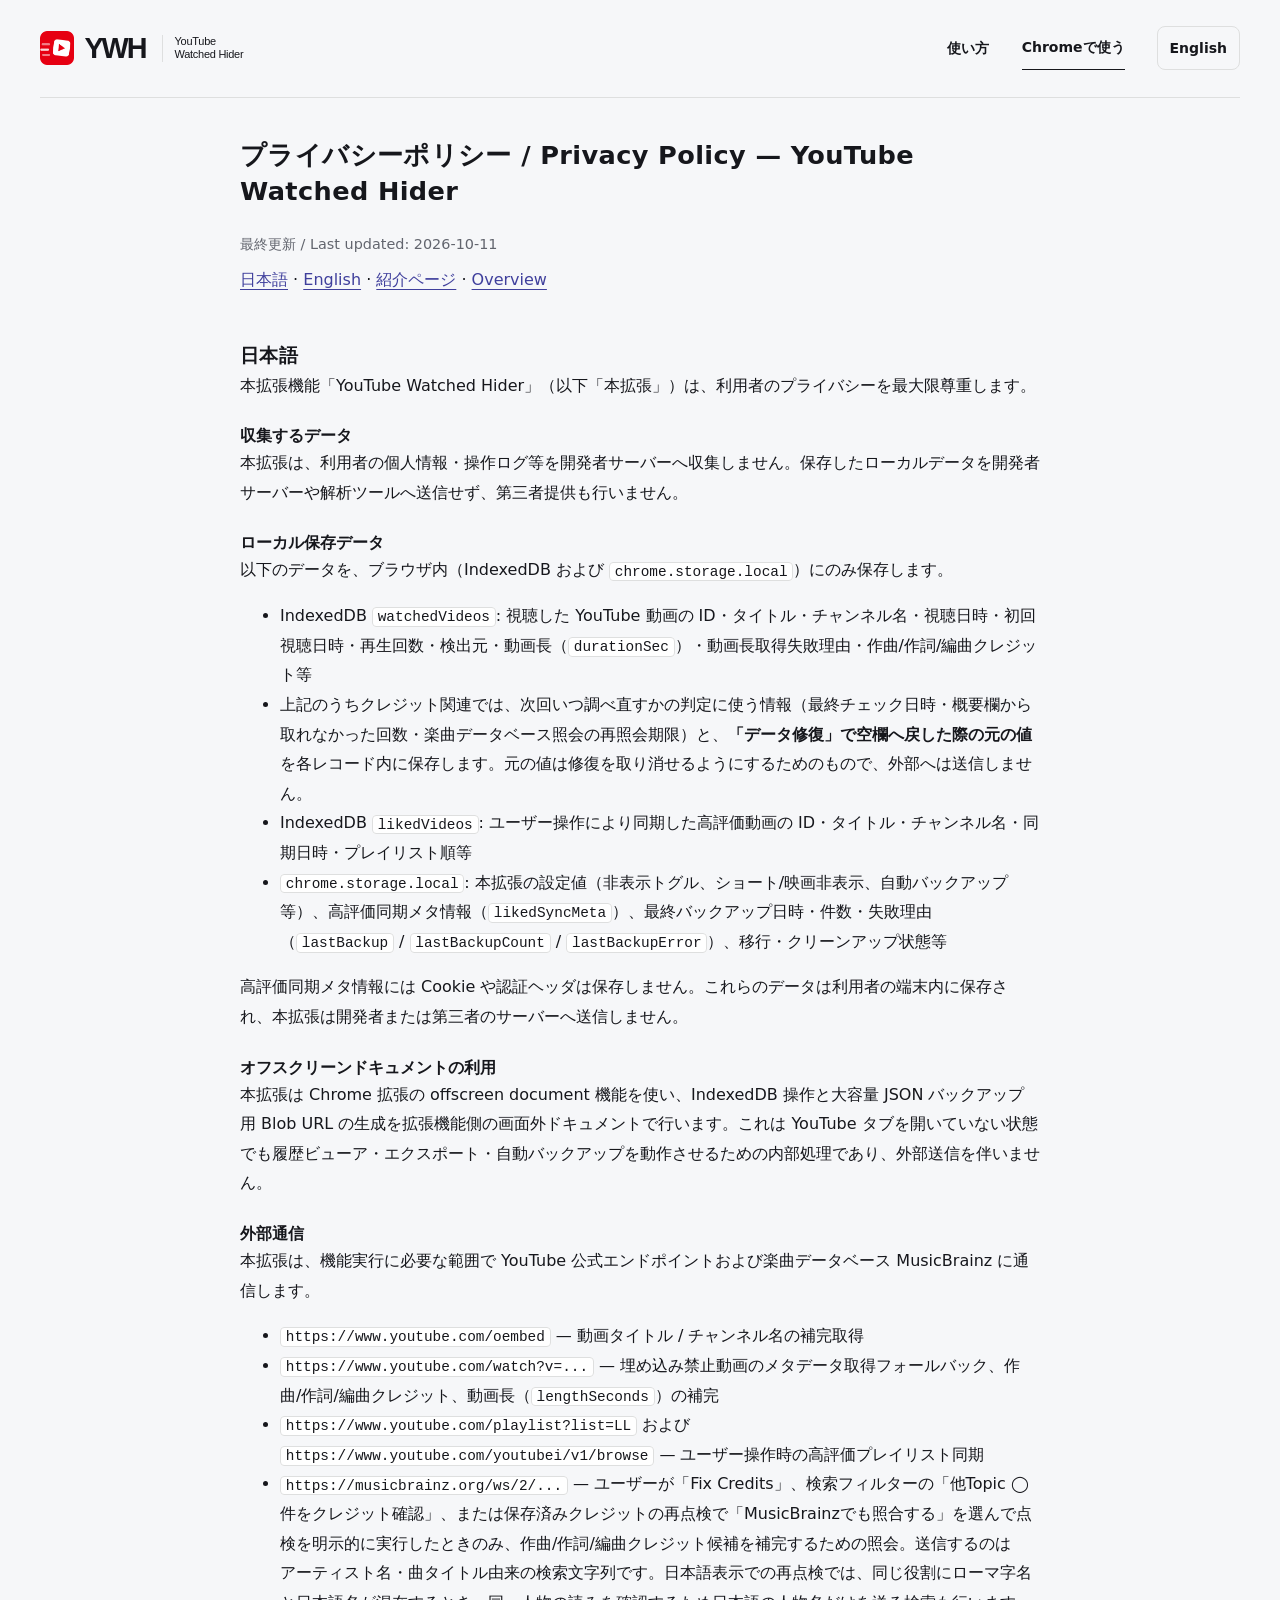
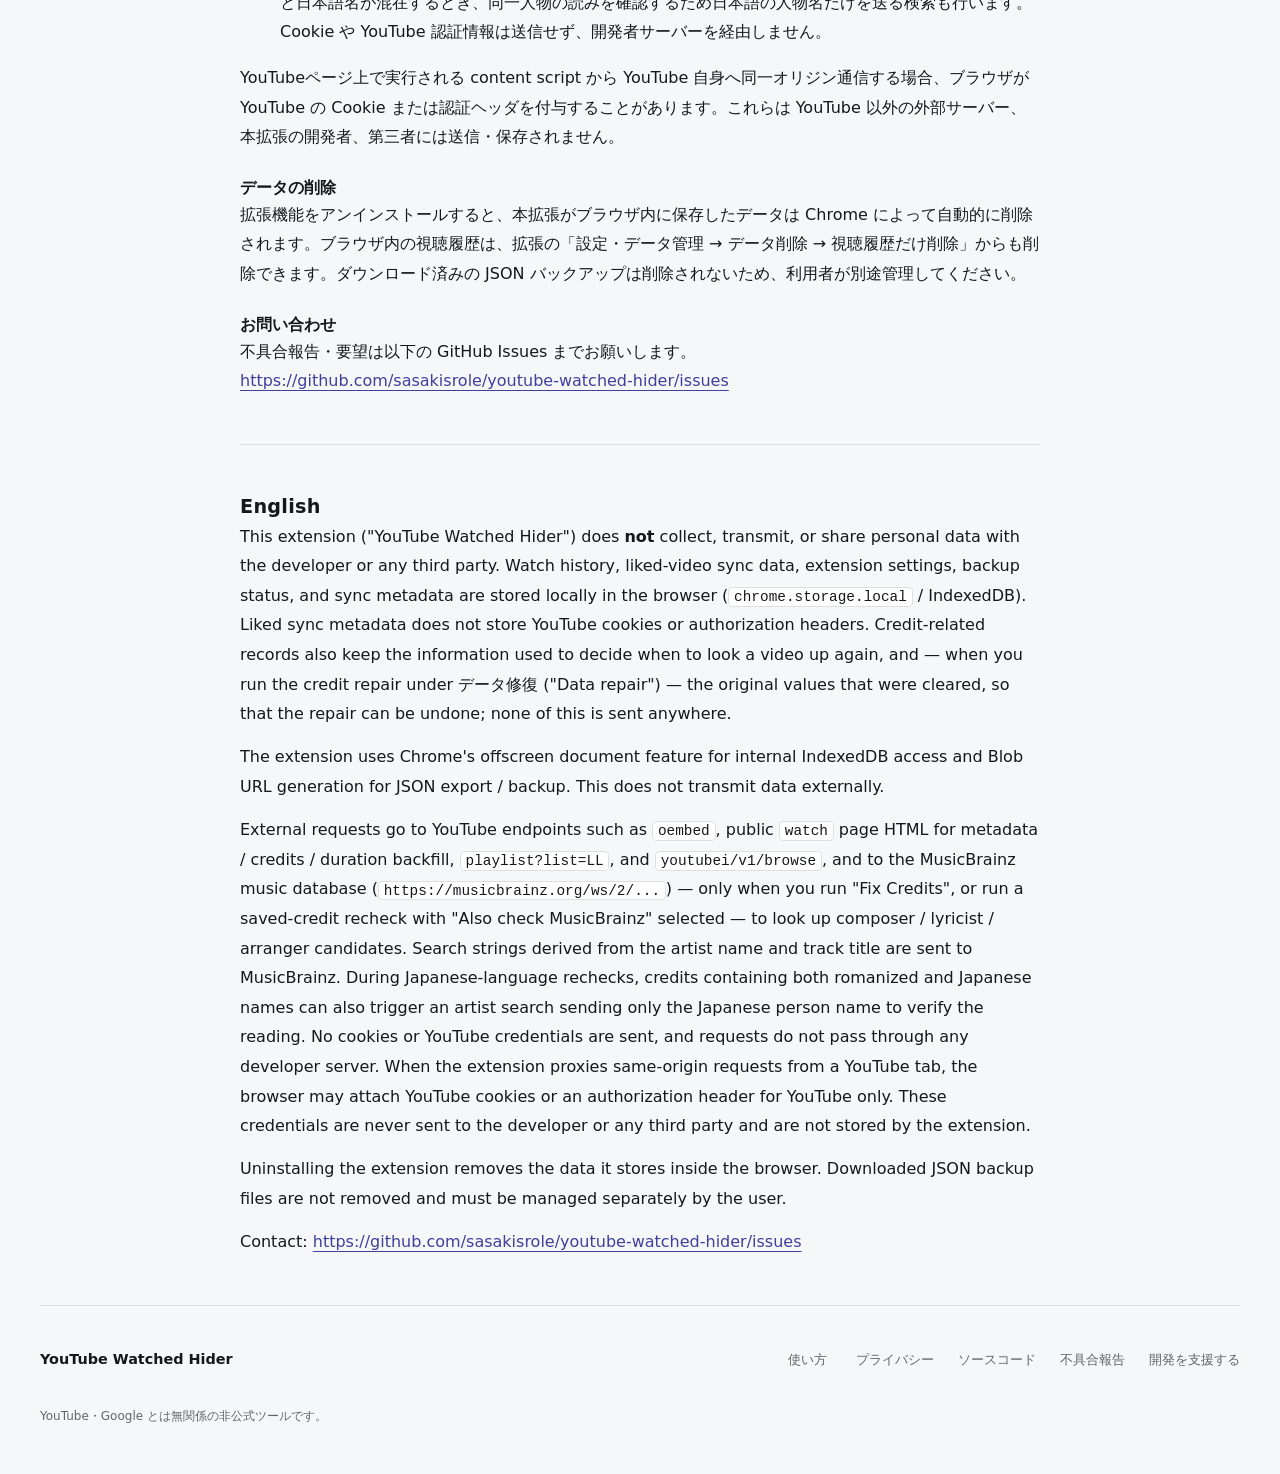
<file: docs/privacy.html>
<!DOCTYPE html>
<html lang="ja">
<head>
<meta charset="UTF-8">
<meta name="viewport" content="width=device-width, initial-scale=1.0">
<title>プライバシーポリシー / Privacy Policy — YouTube Watched Hider</title>
<link rel="icon" href="icon128.png" type="image/png">
<link rel="stylesheet" href="site.css">
</head>
<body class="privacy-page">
<a class="skip-link" href="#main">本文へ移動 / Skip to content</a>
<header class="site-header brand-header brand-wrap"><a aria-label="YouTube Watched Hider ホーム" class="brand" href="index.html"><img alt="" height="36" src="icon128.png" width="36"/><span class="wordmark">YWH</span><span class="brand-long">YouTube<br/>Watched Hider</span></a><nav aria-label="メインナビゲーション"><a href="guide.html">使い方</a><a class="header-install" href="index.html#install">Chromeで使う</a><a aria-label="Read this page in English" class="language-link" href="#english" hreflang="en" lang="en">English</a></nav></header>
<main id="main" class="guide-main wrap privacy-main">
<h1>プライバシーポリシー / Privacy Policy — YouTube Watched Hider</h1>
<p class="meta">最終更新 / Last updated: 2026-10-11</p>

<nav aria-label="言語と紹介ページ / Language and overview"><a href="#japanese" lang="ja">日本語</a> · <a href="#english" lang="en">English</a> · <a href="index.html" lang="ja">紹介ページ</a> · <a href="en/index.html" lang="en">Overview</a></nav>
<section lang="ja" aria-labelledby="japanese">
<h2 id="japanese">日本語</h2>
<p>本拡張機能「YouTube Watched Hider」（以下「本拡張」）は、利用者のプライバシーを最大限尊重します。</p>

<h3>収集するデータ</h3>
<p>本拡張は、利用者の個人情報・操作ログ等を開発者サーバーへ収集しません。保存したローカルデータを開発者サーバーや解析ツールへ送信せず、第三者提供も行いません。</p>

<h3>ローカル保存データ</h3>
<p>以下のデータを、ブラウザ内（IndexedDB および <code>chrome.storage.local</code>）にのみ保存します。</p>
<ul>
  <li>IndexedDB <code>watchedVideos</code>: 視聴した YouTube 動画の ID・タイトル・チャンネル名・視聴日時・初回視聴日時・再生回数・検出元・動画長（<code>durationSec</code>）・動画長取得失敗理由・作曲/作詞/編曲クレジット等</li>
  <li>上記のうちクレジット関連では、次回いつ調べ直すかの判定に使う情報（最終チェック日時・概要欄から取れなかった回数・楽曲データベース照会の再照会期限）と、<strong>「データ修復」で空欄へ戻した際の元の値</strong>を各レコード内に保存します。元の値は修復を取り消せるようにするためのもので、外部へは送信しません。</li>
  <li>IndexedDB <code>likedVideos</code>: ユーザー操作により同期した高評価動画の ID・タイトル・チャンネル名・同期日時・プレイリスト順等</li>
  <li><code>chrome.storage.local</code>: 本拡張の設定値（非表示トグル、ショート/映画非表示、自動バックアップ等）、高評価同期メタ情報（<code>likedSyncMeta</code>）、最終バックアップ日時・件数・失敗理由（<code>lastBackup</code> / <code>lastBackupCount</code> / <code>lastBackupError</code>）、移行・クリーンアップ状態等</li>
</ul>
<p>高評価同期メタ情報には Cookie や認証ヘッダは保存しません。これらのデータは利用者の端末内に保存され、本拡張は開発者または第三者のサーバーへ送信しません。</p>

<h3>オフスクリーンドキュメントの利用</h3>
<p>本拡張は Chrome 拡張の offscreen document 機能を使い、IndexedDB 操作と大容量 JSON バックアップ用 Blob URL の生成を拡張機能側の画面外ドキュメントで行います。これは YouTube タブを開いていない状態でも履歴ビューア・エクスポート・自動バックアップを動作させるための内部処理であり、外部送信を伴いません。</p>

<h3>外部通信</h3>
<p>本拡張は、機能実行に必要な範囲で YouTube 公式エンドポイントおよび楽曲データベース MusicBrainz に通信します。</p>
<ul>
  <li><code>https://www.youtube.com/oembed</code> — 動画タイトル / チャンネル名の補完取得</li>
  <li><code>https://www.youtube.com/watch?v=...</code> — 埋め込み禁止動画のメタデータ取得フォールバック、作曲/作詞/編曲クレジット、動画長（<code>lengthSeconds</code>）の補完</li>
  <li><code>https://www.youtube.com/playlist?list=LL</code> および <code>https://www.youtube.com/youtubei/v1/browse</code> — ユーザー操作時の高評価プレイリスト同期</li>
  <li><code>https://musicbrainz.org/ws/2/...</code> — ユーザーが「Fix Credits」、検索フィルターの「他Topic ◯件をクレジット確認」、または保存済みクレジットの再点検で「MusicBrainzでも照合する」を選んで点検を明示的に実行したときのみ、作曲/作詞/編曲クレジット候補を補完するための照会。送信するのはアーティスト名・曲タイトル由来の検索文字列です。日本語表示での再点検では、同じ役割にローマ字名と日本語名が混在するとき、同一人物の読みを確認するため日本語の人物名だけを送る検索も行います。Cookie や YouTube 認証情報は送信せず、開発者サーバーを経由しません。</li>
</ul>
<p>YouTubeページ上で実行される content script から YouTube 自身へ同一オリジン通信する場合、ブラウザが YouTube の Cookie または認証ヘッダを付与することがあります。これらは YouTube 以外の外部サーバー、本拡張の開発者、第三者には送信・保存されません。</p>

<h3>データの削除</h3>
<p>拡張機能をアンインストールすると、本拡張がブラウザ内に保存したデータは Chrome によって自動的に削除されます。ブラウザ内の視聴履歴は、拡張の「設定・データ管理 → データ削除 → 視聴履歴だけ削除」からも削除できます。ダウンロード済みの JSON バックアップは削除されないため、利用者が別途管理してください。</p>

<h3>お問い合わせ</h3>
<p>不具合報告・要望は以下の GitHub Issues までお願いします。<br>
<a href="https://github.com/sasakisrole/youtube-watched-hider/issues">https://github.com/sasakisrole/youtube-watched-hider/issues</a></p>

</section>
<hr>

<section lang="en" aria-labelledby="english">
<h2 id="english">English</h2>
<p>This extension ("YouTube Watched Hider") does <strong>not</strong> collect, transmit, or share personal data with the developer or any third party. Watch history, liked-video sync data, extension settings, backup status, and sync metadata are stored locally in the browser (<code>chrome.storage.local</code> / IndexedDB). Liked sync metadata does not store YouTube cookies or authorization headers. Credit-related records also keep the information used to decide when to look a video up again, and — when you run the credit repair under データ修復 ("Data repair") — the original values that were cleared, so that the repair can be undone; none of this is sent anywhere.</p>
<p>The extension uses Chrome's offscreen document feature for internal IndexedDB access and Blob URL generation for JSON export / backup. This does not transmit data externally.</p>
<p>External requests go to YouTube endpoints such as <code>oembed</code>, public <code>watch</code> page HTML for metadata / credits / duration backfill, <code>playlist?list=LL</code>, and <code>youtubei/v1/browse</code>, and to the MusicBrainz music database (<code>https://musicbrainz.org/ws/2/...</code>) — only when you run "Fix Credits", or run a saved-credit recheck with "Also check MusicBrainz" selected — to look up composer / lyricist / arranger candidates. Search strings derived from the artist name and track title are sent to MusicBrainz. During Japanese-language rechecks, credits containing both romanized and Japanese names can also trigger an artist search sending only the Japanese person name to verify the reading. No cookies or YouTube credentials are sent, and requests do not pass through any developer server. When the extension proxies same-origin requests from a YouTube tab, the browser may attach YouTube cookies or an authorization header for YouTube only. These credentials are never sent to the developer or any third party and are not stored by the extension.</p>
<p>Uninstalling the extension removes the data it stores inside the browser. Downloaded JSON backup files are not removed and must be managed separately by the user.</p>
<p>Contact: <a href="https://github.com/sasakisrole/youtube-watched-hider/issues">https://github.com/sasakisrole/youtube-watched-hider/issues</a></p>

</section>
</main>
<footer class="site-footer brand-footer brand-wrap"><div class="footer-top"><p>YouTube Watched Hider</p><nav aria-label="補足リンク"><a href="guide.html">使い方</a><a href="privacy.html#japanese">プライバシー</a><a href="https://github.com/sasakisrole/youtube-watched-hider">ソースコード</a><a href="https://github.com/sasakisrole/youtube-watched-hider/issues">不具合報告</a><a href="https://ko-fi.com/srole">開発を支援する</a></nav></div><p class="small">YouTube・Google とは無関係の非公式ツールです。</p></footer>
</body>
</html>
</file>
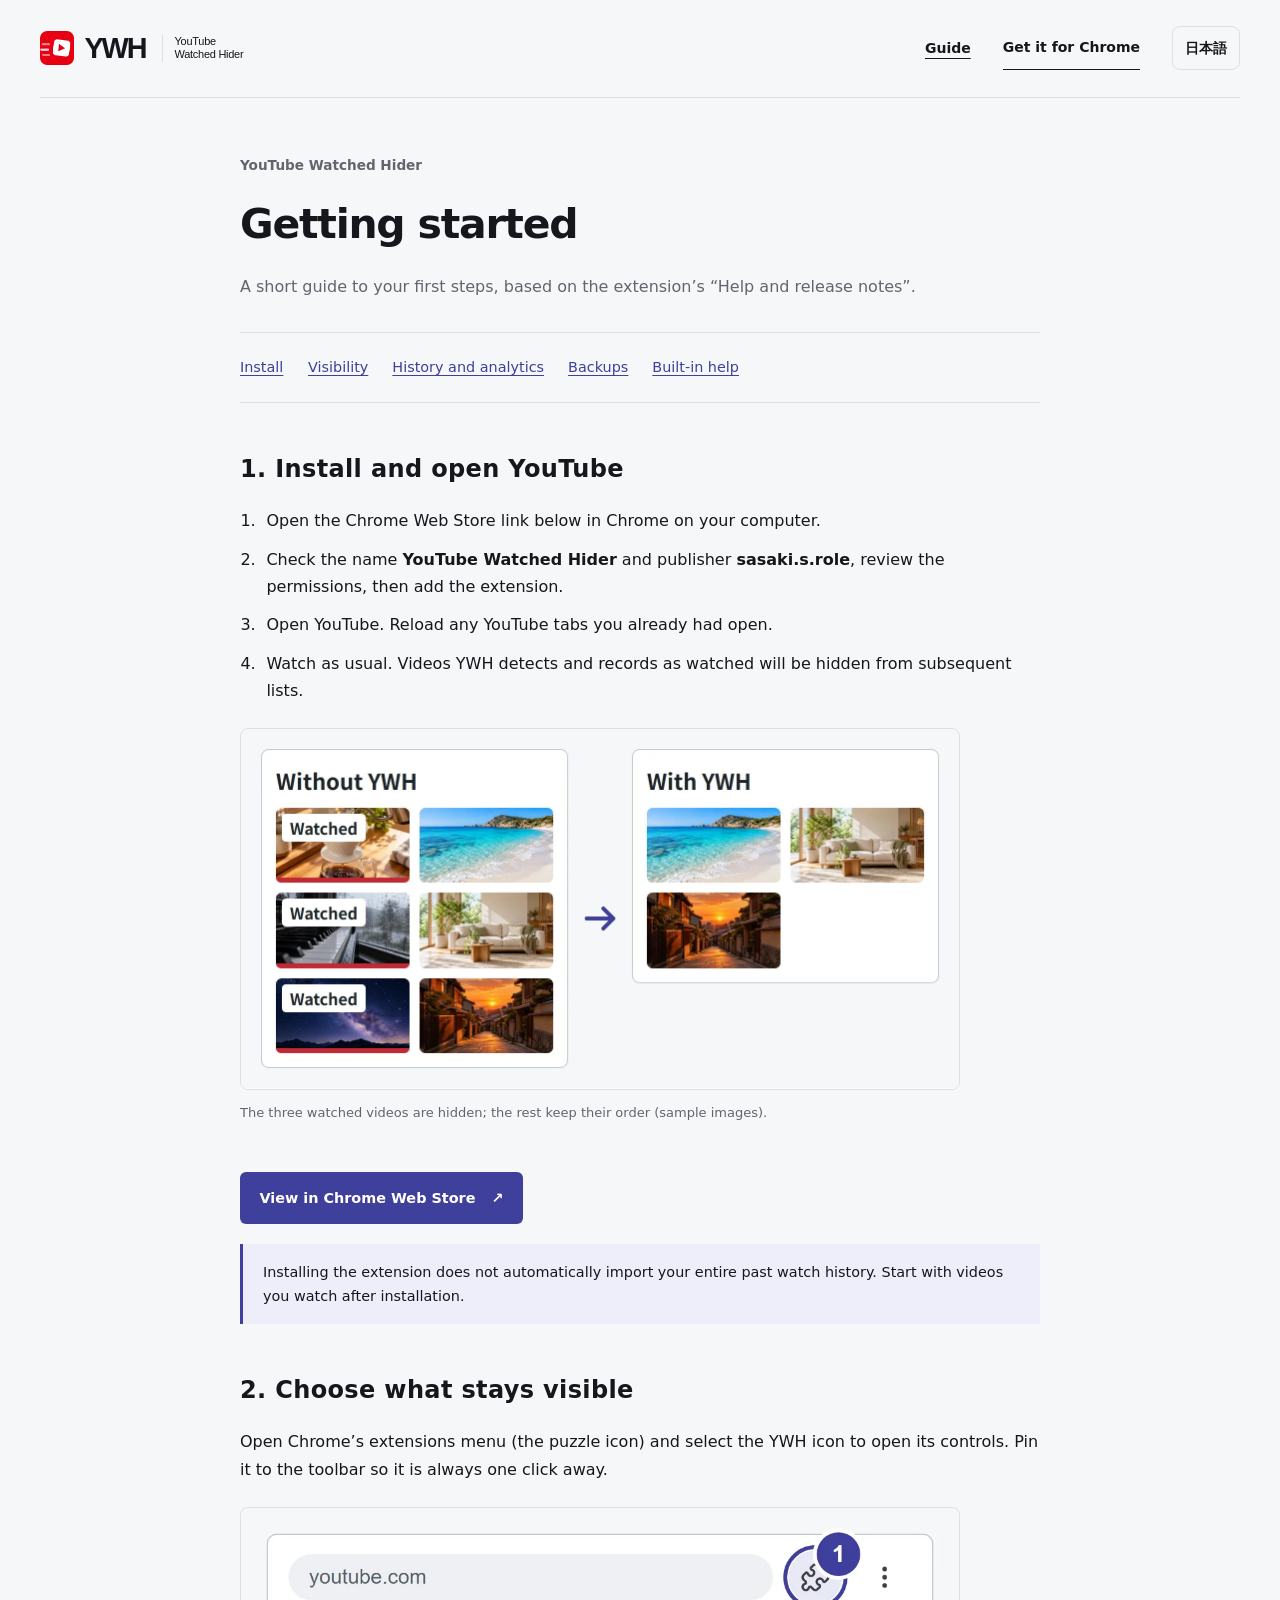
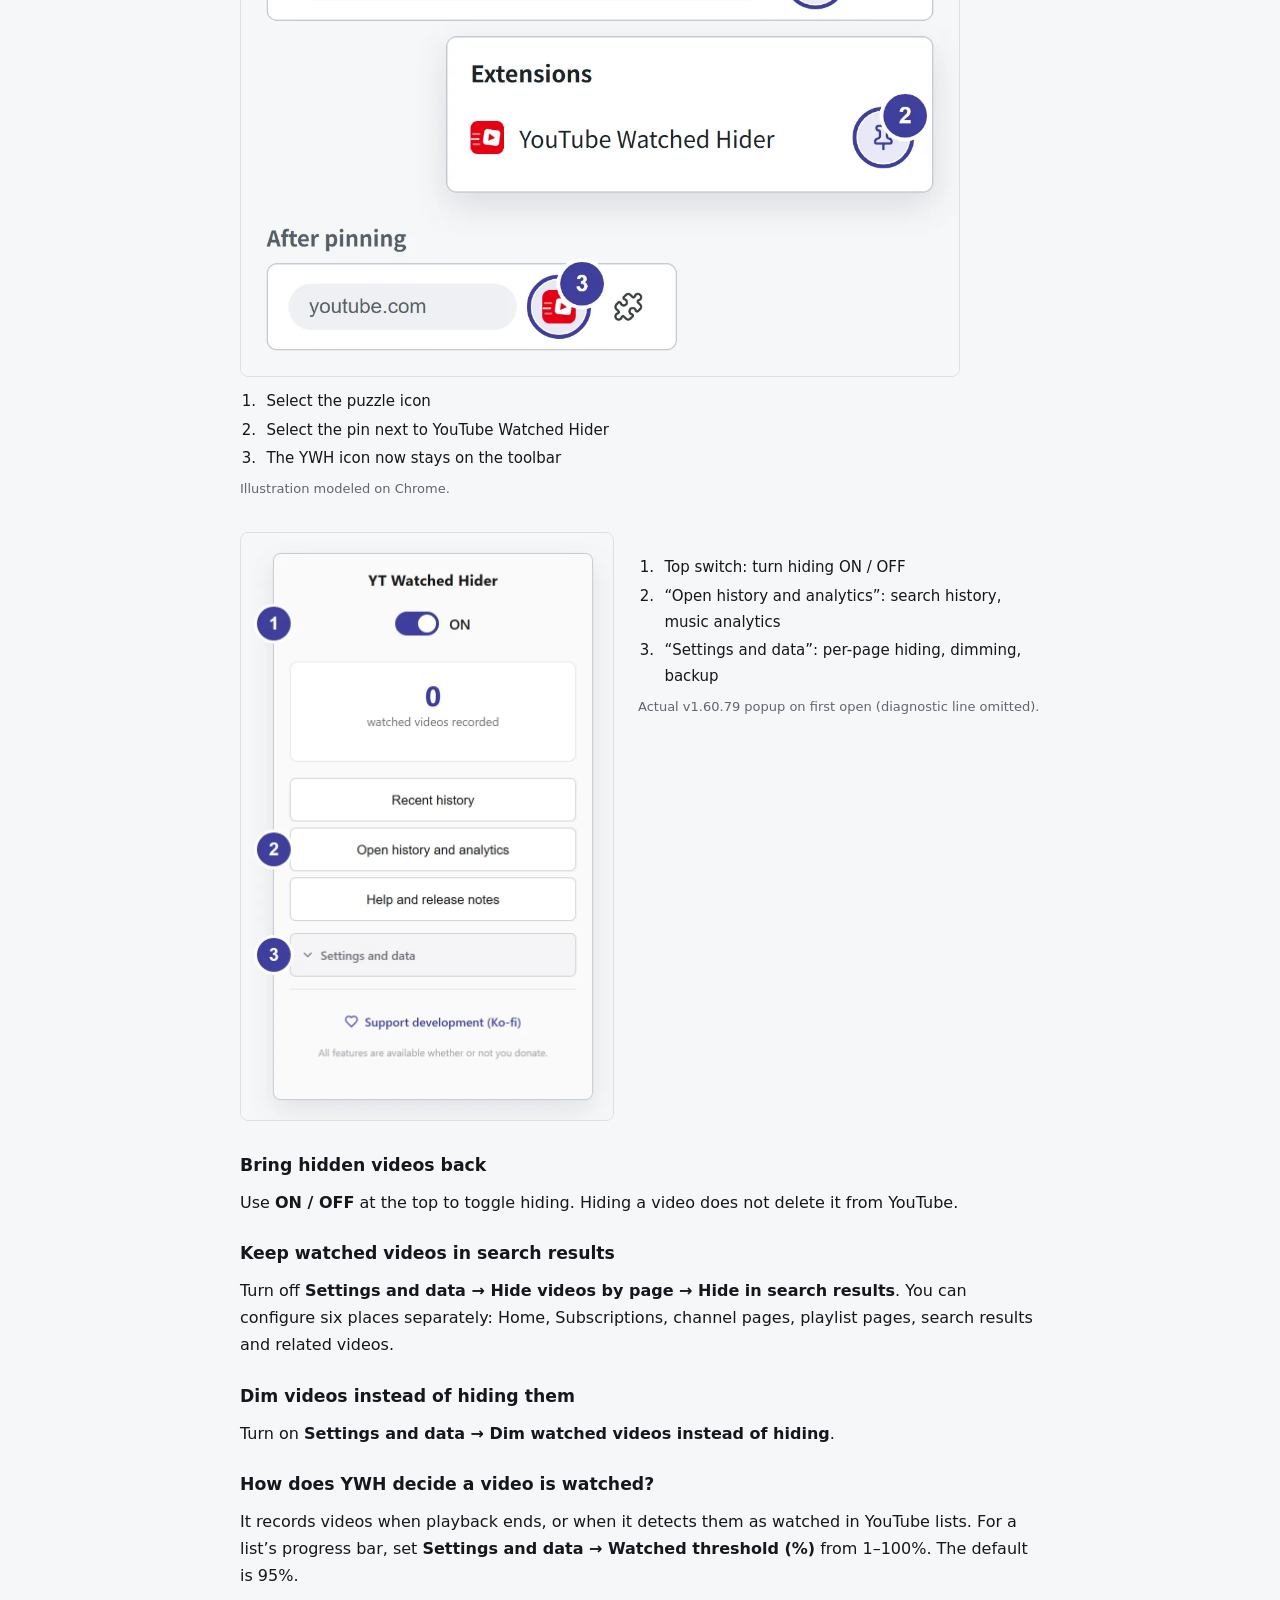
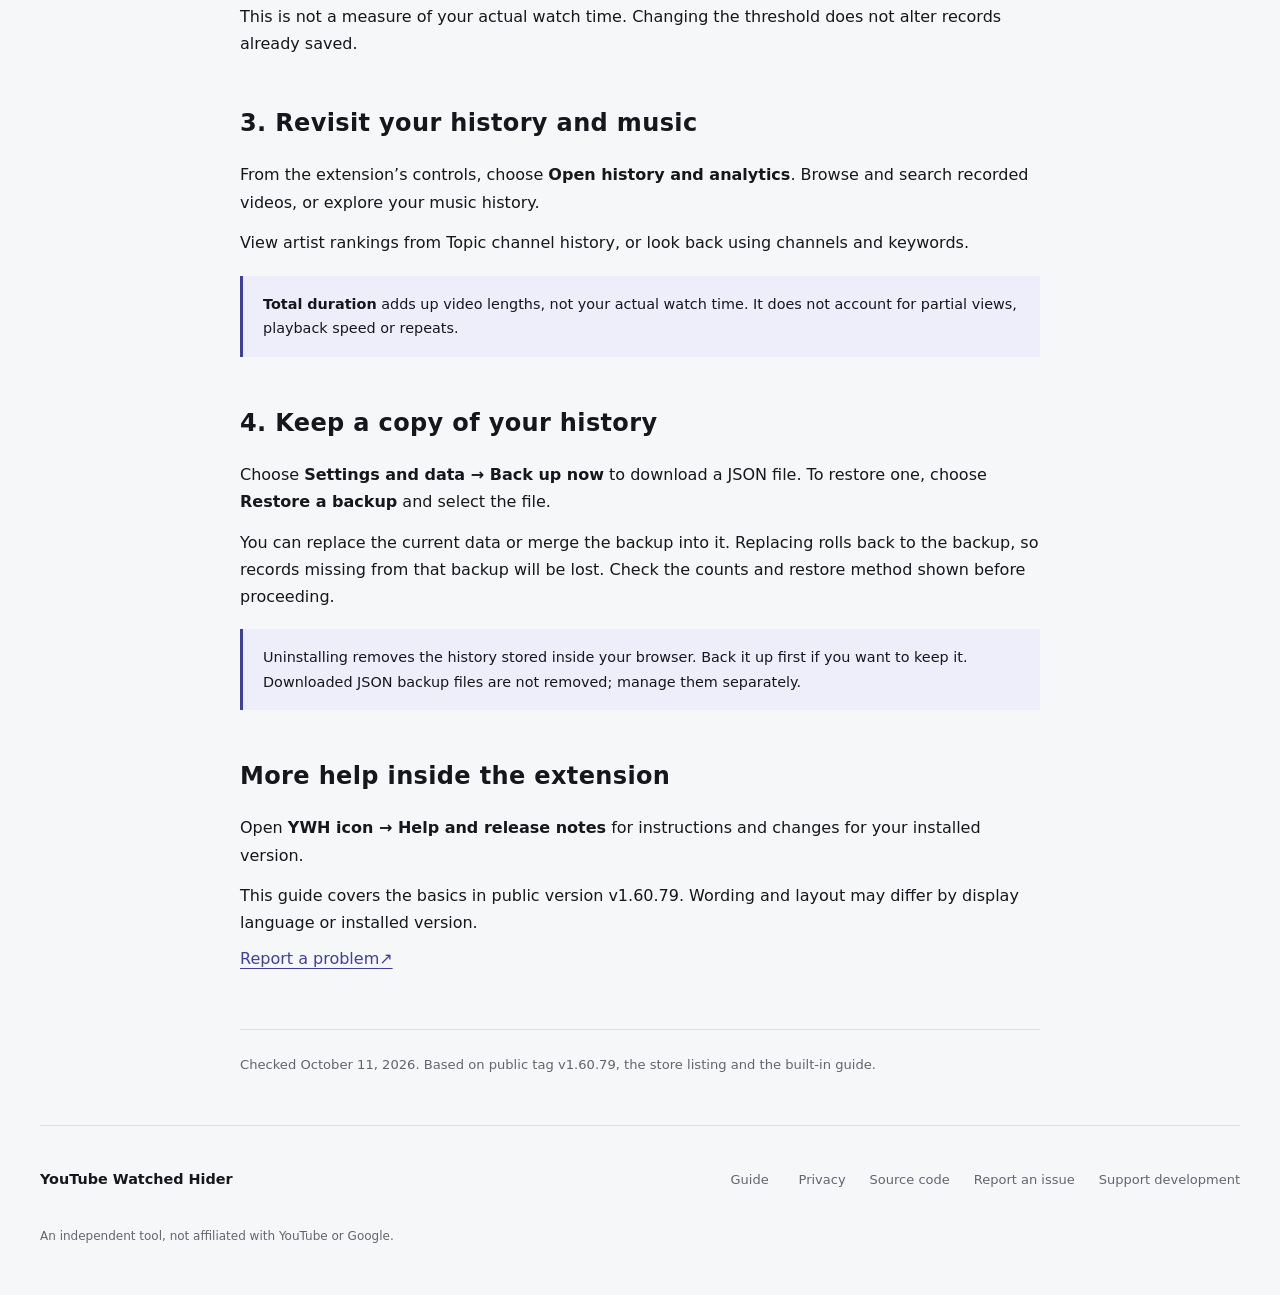
<file: docs/en/guide.html>
<!DOCTYPE html>
<html lang="en">
<head>
  <meta charset="UTF-8"><meta name="viewport" content="width=device-width, initial-scale=1">
  <meta name="description" content="Set up YouTube Watched Hider in Chrome. Learn where it hides videos, how the watched threshold works, and how to use history, analytics and JSON backups.">
  <meta property="og:type" content="website"/><meta property="og:site_name" content="YouTube Watched Hider"/><meta property="og:title" content="Getting started — YouTube Watched Hider"/><meta property="og:description" content="First steps: install, toggle hiding, history and analytics, backups."/><meta property="og:url" content="https://sasakisrole.github.io/youtube-watched-hider/en/guide.html"/><meta property="og:image" content="https://sasakisrole.github.io/youtube-watched-hider/assets/og-en.jpg"/><meta property="og:image:width" content="1200"/><meta property="og:image:height" content="630"/><meta property="og:image:alt" content="Hide watched videos. Find your next watch. YouTube Watched Hider"/><meta property="og:locale" content="en_US"/><meta name="twitter:card" content="summary_large_image"/><link rel="canonical" href="https://sasakisrole.github.io/youtube-watched-hider/en/guide.html"/>
<title>Getting started — YouTube Watched Hider</title>
  <link rel="icon" href="../icon128.png" type="image/png"><link rel="stylesheet" href="../site.css">
</head>
<body>
  <a class="skip-link" href="#main">Skip to content</a>
  <header class="site-header brand-header brand-wrap"><a aria-label="YouTube Watched Hider home" class="brand" href="index.html"><img alt="" height="36" src="../icon128.png" width="36"/><span class="wordmark">YWH</span><span class="brand-long">YouTube<br/>Watched Hider</span></a><nav aria-label="Main navigation"><a href="guide.html" aria-current="page">Guide</a><a class="header-install" href="index.html#install">Get it for Chrome</a><a aria-label="日本語で読む" class="language-link" href="../guide.html" hreflang="ja" lang="ja">日本語</a></nav></header>
  <main id="main" class="guide-main wrap">
    <header class="guide-header"><p class="eyebrow">YouTube Watched Hider</p><h1>Getting started</h1><p>A short guide to your first steps, based on the extension’s “Help and release notes”.</p></header>
    <nav class="guide-nav" aria-label="Guide contents"><a href="#first-use">Install</a><a href="#visibility">Visibility</a><a href="#history">History and analytics</a><a href="#backup">Backups</a><a href="#in-extension">Built-in help</a></nav>
    <section id="first-use" class="guide-section"><h2>1. Install and open YouTube</h2><ol><li>Open the Chrome Web Store link below in Chrome on your computer.</li><li>Check the name <span class="ui-name">YouTube Watched Hider</span> and publisher <span class="ui-name">sasaki.s.role</span>, review the permissions, then add the extension.</li><li>Open YouTube. Reload any YouTube tabs you already had open.</li><li>Watch as usual. Videos YWH detects and records as watched will be hidden from subsequent lists.</li></ol><figure class="guide-figure"><img src="assets/guide-compare.webp" width="720" height="361" alt="Without YWH, six videos appear including three watched ones. With YWH, the three watched videos are hidden and the other three keep their order." loading="lazy"><figcaption><span>The three watched videos are hidden; the rest keep their order (sample images).</span></figcaption></figure><a class="button primary" href="https://chromewebstore.google.com/detail/youtube-watched-hider/bfanjfgoedconkhkkjhfclhimlgiamkh">View in Chrome Web Store <span aria-hidden="true">↗</span></a><p class="guide-note">Installing the extension does not automatically import your entire past watch history. Start with videos you watch after installation.</p></section>
    <section id="visibility" class="guide-section"><h2>2. Choose what stays visible</h2><p>Open Chrome’s extensions menu (the puzzle icon) and select the YWH icon to open its controls. Pin it to the toolbar so it is always one click away.</p><figure class="guide-figure"><img src="assets/guide-pin.webp" width="560" height="365" alt="Select the puzzle icon on the Chrome toolbar, then the pin next to YouTube Watched Hider, and the YWH icon stays on the toolbar." loading="lazy"><figcaption><ol class="figure-steps"><li>Select the puzzle icon</li><li>Select the pin next to YouTube Watched Hider</li><li>The YWH icon now stays on the toolbar</li></ol><span>Illustration modeled on Chrome.</span></figcaption></figure><figure class="guide-figure guide-figure-side"><img src="assets/guide-popup.webp" width="374" height="590" alt="The YWH popup. From the top: the ON switch, the recorded count, Recent history, Open history and analytics, Help and release notes, Settings and data." loading="lazy"><figcaption><ol class="figure-steps"><li>Top switch: turn hiding ON / OFF</li><li>“Open history and analytics”: search history, music analytics</li><li>“Settings and data”: per-page hiding, dimming, backup</li></ol><span>Actual v1.60.79 popup on first open (diagnostic line omitted).</span></figcaption></figure><h3>Bring hidden videos back</h3><p>Use <span class="ui-name">ON / OFF</span> at the top to toggle hiding. Hiding a video does not delete it from YouTube.</p><h3>Keep watched videos in search results</h3><p>Turn off <span class="ui-name">Settings and data → Hide videos by page → Hide in search results</span>. You can configure six places separately: Home, Subscriptions, channel pages, playlist pages, search results and related videos.</p><h3>Dim videos instead of hiding them</h3><p>Turn on <span class="ui-name">Settings and data → Dim watched videos instead of hiding</span>.</p><h3>How does YWH decide a video is watched?</h3><p>It records videos when playback ends, or when it detects them as watched in YouTube lists. For a list’s progress bar, set <span class="ui-name">Settings and data → Watched threshold (%)</span> from 1–100%. The default is 95%.</p><p>This is not a measure of your actual watch time. Changing the threshold does not alter records already saved.</p></section>
    <section id="history" class="guide-section"><h2>3. Revisit your history and music</h2><p>From the extension’s controls, choose <span class="ui-name">Open history and analytics</span>. Browse and search recorded videos, or explore your music history.</p><p>View artist rankings from Topic channel history, or look back using channels and keywords.</p><p class="guide-note"><span class="ui-name">Total duration</span> adds up video lengths, not your actual watch time. It does not account for partial views, playback speed or repeats.</p></section>
    <section id="backup" class="guide-section"><h2>4. Keep a copy of your history</h2><p>Choose <span class="ui-name">Settings and data → Back up now</span> to download a JSON file. To restore one, choose <span class="ui-name">Restore a backup</span> and select the file.</p><p>You can replace the current data or merge the backup into it. Replacing rolls back to the backup, so records missing from that backup will be lost. Check the counts and restore method shown before proceeding.</p><p class="guide-note">Uninstalling removes the history stored inside your browser. Back it up first if you want to keep it. Downloaded JSON backup files are not removed; manage them separately.</p></section>
    <section id="in-extension" class="guide-section"><h2>More help inside the extension</h2><p>Open <span class="ui-name">YWH icon → Help and release notes</span> for instructions and changes for your installed version.</p><p>This guide covers the basics in public version v1.60.79. Wording and layout may differ by display language or installed version.</p><a href="https://github.com/sasakisrole/youtube-watched-hider/issues">Report a problem <span aria-hidden="true">↗</span></a></section>
    <p class="guide-source small">Checked October 11, 2026. Based on public tag v1.60.79, the store listing and the built-in guide.</p>
  </main>
  <footer class="site-footer brand-footer brand-wrap"><div class="footer-top"><p>YouTube Watched Hider</p><nav aria-label="More information"><a href="guide.html">Guide</a><a href="../privacy.html#english">Privacy</a><a href="https://github.com/sasakisrole/youtube-watched-hider">Source code</a><a href="https://github.com/sasakisrole/youtube-watched-hider/issues">Report an issue</a><a href="https://ko-fi.com/srole">Support development</a></nav></div><p class="small">An independent tool, not affiliated with YouTube or Google.</p></footer>
</body></html>
</file>
<file: docs/brand.css>
/* YWH brand: common base + direction F + site sections. */

:root{color-scheme:light dark;--bg:#f7f8f9;--surface:#fff;--border:#d4d8dc;--text:#20252b;--muted:#59626b;--accent:#ae1930;--accent-hover:#8e1227;--on-accent:#fff;--quiet:#e8ebee;--radius:8px;--focus:#8a1730;font-family:'Noto Sans JP','Hiragino Kaku Gothic ProN','Yu Gothic',Meiryo,system-ui,sans-serif;font-synthesis:none}
*{box-sizing:border-box}html{scroll-behavior:auto}body{margin:0;background:var(--bg);color:var(--text);line-height:1.7;word-break:normal;line-break:strict}button,a{-webkit-tap-highlight-color:transparent}a{color:inherit;text-underline-offset:.25em}button{font:inherit;color:inherit;cursor:pointer}button,a{touch-action:manipulation}a:focus-visible,button:focus-visible,summary:focus-visible{outline:2px solid var(--accent);outline-offset:3px}button{border:1px solid var(--border);border-radius:var(--radius)}img{display:block;max-width:100%;height:auto}.icon{width:1.25rem;height:1.25rem;flex:none}h1,h2,h3,p,figure{margin:0}h1,h2,h3{font-feature-settings:'palt';line-height:1.4}h1{letter-spacing:-.045em}p{max-width:42em}.wrap{width:min(100% - 5rem,1240px);margin-inline:auto}.site-header{display:flex;align-items:center;justify-content:space-between;gap:1.5rem;padding-block:1.5rem}.brand{display:flex;align-items:center;gap:.65rem;text-decoration:none;min-height:44px}.brand img{width:2.125rem;height:2.125rem}.wordmark{font-family:Arial,sans-serif;font-size:1.8rem;letter-spacing:-.07em;font-weight:800}.brand-long{font-family:Arial,sans-serif;font-size:.6875rem;line-height:1.25;margin-left:.35rem;padding-left:.75rem;border-left:1px solid var(--border)}nav{display:flex;align-items:center;gap:2rem}nav a{display:inline-flex;align-items:center;justify-content:center;gap:.6rem;min-height:44px;text-decoration:none;font-size:.875rem;font-weight:600}nav a:hover{text-decoration:underline}.header-install{border-bottom:1px solid var(--text)}.skip{position:absolute;left:1rem;top:-8rem;z-index:30;background:var(--surface);color:var(--text);padding:1rem}.skip:focus{top:1rem}.eyebrow{font-size:.875rem;display:flex;gap:.65rem;align-items:center;font-weight:650}.eyebrow::before{content:'';display:block;width:1.5rem;height:2px;background:var(--accent)}.primary{display:inline-flex;align-items:center;justify-content:center;gap:1.75rem;background:var(--accent);color:var(--on-accent);padding:.9rem 1.4rem;min-height:52px;border-radius:var(--radius);font-weight:700;text-decoration:none;font-size:1rem}.primary:hover{background:var(--accent-hover)}.install p{font-size:.8125rem;margin-top:.6rem;color:var(--muted)}.text-link{display:inline-flex;gap:.7rem;align-items:center;min-height:44px;font-weight:650;font-size:.875rem}.prototype-footer{padding-block:2rem 3rem;border-top:1px solid var(--border);font-size:.75rem;color:var(--muted);display:grid;gap:.5rem}.prototype-footer a{display:inline-flex;align-items:center;min-height:44px}.sr-only{position:absolute;width:1px;height:1px;padding:0;margin:-1px;overflow:hidden;clip:rect(0,0,0,0);white-space:nowrap;border:0}.compare{display:inline-flex;align-items:center;justify-content:center;gap:.625rem;min-height:44px;padding:.5rem .875rem;background:var(--surface);font-size:.8125rem;font-weight:650;flex-shrink:0}.compare:hover{background:var(--quiet)}[hidden]{display:none!important}.toggle-icon{width:1.6rem;height:.9rem;background:var(--accent);border-radius:20px;position:relative;flex:none}.toggle-icon:after{content:'';height:.65rem;width:.65rem;position:absolute;right:.12rem;top:.12rem;border-radius:50%;background:var(--on-accent)}[aria-pressed=false] .toggle-icon{background:var(--muted)}[aria-pressed=false] .toggle-icon:after{left:.12rem;right:auto}.video-grid{display:grid;grid-template-columns:repeat(3,minmax(0,1fr));gap:1.5rem 1.1rem;align-content:start}.video-grid.hide-watched .watched{display:none}.video{min-width:0}.thumb{position:relative;isolation:isolate}.thumb img{aspect-ratio:16/9;object-fit:cover;border-radius:6px}.duration{position:absolute;bottom:6px;right:6px;background:#14181cf0;color:#fff;font:600 .6875rem/1.45 Arial,sans-serif;border-radius:3px;padding:1px 4px}.watched-tag{position:absolute;left:6px;top:6px;background:#fff;color:#24282b;border-radius:3px;padding:2px 6px;font-size:.6875rem;font-weight:650}.progress{position:absolute;bottom:0;left:0;width:100%;height:3px;background:#c22934}.video-info{display:flex;align-items:flex-start;gap:.5rem;padding-top:.6rem}.avatar{display:flex;align-items:center;justify-content:center;width:1.65rem;height:1.65rem;flex:none;border-radius:50%;background:var(--quiet);color:var(--muted);font-size:.6875rem}.video h3{font-size:.875rem;font-weight:650;letter-spacing:-.025em}.video p{font-size:.75rem;color:var(--muted);margin-top:.25rem}.evidence-label{color:var(--muted);font-size:.75rem;line-height:1.65}.meta-line{display:flex;gap:.7rem;align-items:center;color:var(--muted);font-size:.8125rem}.meta-line .icon{width:1rem;height:1rem}summary{cursor:pointer;min-height:44px;display:flex;align-items:center;gap:.75rem;font-weight:650}summary::-webkit-details-marker{display:none}summary .icon{transition:transform .15s}details[open] summary .icon{transform:rotate(90deg)}.popup-full{width:320px;max-width:100%;margin:1rem auto}.link-row{display:flex;align-items:center;gap:1.5rem;flex-wrap:wrap}
@media(prefers-color-scheme:dark){:root{--bg:#171b1f;--surface:#20262c;--border:#46515c;--text:#eef0f2;--muted:#b5bdc5;--accent:#f7a0ad;--accent-hover:#ffbbc6;--on-accent:#29171d;--quiet:#343d46;--focus:#f7a0ad}}
@media(max-width:700px){.wrap{width:calc(100% - 2.25rem)}.site-header{padding-block:1rem;gap:.75rem}.brand-long{display:none}.wordmark{font-size:1.6rem}.brand img{width:1.875rem;height:1.875rem}.brand{gap:.4rem}nav{gap:1rem}nav a{font-size:.8125rem}.header-install{display:none}.video-grid{grid-template-columns:repeat(2,minmax(0,1fr));gap:1.1rem .75rem}.avatar{display:none}.video p{font-size:.75rem}.video h3{font-size:.875rem}.primary{width:100%;gap:1.5rem}.install p{text-align:center}.prototype-footer{font-size:.75rem}.eyebrow{font-size:.8125rem}}
@media(prefers-reduced-motion:reduce){*,*::before,*::after{scroll-behavior:auto!important;transition:none!important;animation:none!important}}

/* v2: observed target and row-stretch corrections */
nav a{min-width:44px}.video{align-self:start}

/* v4: ordinary prose can rebalance a very short last line. */
p{ text-wrap:pretty }

.direction-f{--bg:#fafafa}.hero-intro{display:grid;grid-template-columns:1.2fr 1fr;gap:5rem;align-items:end;padding:3.25rem 0 3rem}.hero h1{font-size:clamp(2.25rem,5.5vw,4.75rem);line-height:1.22;font-weight:800;margin-top:1rem}.hero h1 span{display:block}.hero-side{max-width:30rem;padding-bottom:.2rem}.lede{font-size:1rem;line-height:1.9}.hero-side .install{margin-top:1.6rem}.hero-side .primary{min-width:16rem;justify-content:space-between}.browser-demo{background:var(--surface);border:1px solid var(--border);border-radius:8px;box-shadow:0 18px 44px #1b263b0c;overflow:hidden}.browser-chrome{height:2.65rem;display:flex;align-items:center;justify-content:space-between;padding:.5rem 1rem;background:var(--quiet);border-bottom:1px solid var(--border);gap:1rem;font-family:Arial,sans-serif;font-size:.75rem;color:var(--muted)}.window-dots{display:flex;gap:5px}.window-dots i{width:7px;height:7px;border:1px solid var(--muted);border-radius:50%}.address{max-width:30rem;width:60%;background:var(--surface);padding:.1rem 1rem;text-align:center;border-radius:6px;color:var(--muted)}.extension-mark{display:flex;align-items:center;gap:.35rem;font-weight:700}.extension-mark img{width:18px;height:18px}.yt-bar{display:flex;align-items:center;justify-content:space-between;padding:1rem 1.25rem;border-bottom:1px solid var(--border);gap:1rem}.yt-word{font-family:Arial,sans-serif;font-weight:800;font-size:1.35rem;letter-spacing:-.035em;display:flex;gap:1rem;align-items:center}.yt-word small{font:500 .75rem/1.5 'Yu Gothic',sans-serif;color:var(--muted);letter-spacing:normal}.search-decoration{display:flex;align-items:center;justify-content:space-between;width:32%;color:var(--muted);padding:.35rem 1rem;border:1px solid var(--border);border-radius:20px;font-size:.8125rem}.demo-body{display:grid;grid-template-columns:9.5rem 1fr}.yt-sidebar{padding:1.3rem .75rem;border-right:1px solid var(--border);display:grid;align-content:start;gap:.6rem;color:var(--muted);font-size:.6875rem}.yt-sidebar>div{display:flex;align-items:center;gap:.65rem;padding:.6rem .5rem}.yt-sidebar .icon{width:1rem;height:1rem}.yt-sidebar .current{background:var(--quiet);color:var(--text);border-radius:6px}.feed{padding:1.6rem 1.8rem 1.25rem;min-width:0}.feed-head{display:flex;align-items:center;justify-content:space-between;gap:1rem;margin-bottom:1.5rem}.demo-kicker{font-size:.75rem;color:var(--muted);margin-bottom:.35rem}.feed-head h2{font-size:1.375rem;font-weight:750}.feed-status{margin-top:1.5rem;font-size:.75rem;color:var(--muted)}.demo-note{font-size:.75rem;color:var(--muted);line-height:1.6;margin-top:.9rem;max-width:none}.proof-row{display:grid;grid-template-columns:1fr 350px;gap:3rem;align-items:center;margin-top:2.75rem;padding-top:2rem;border-top:1px solid var(--border)}.proof-number{font-size:.8125rem;color:var(--muted);margin-bottom:.4rem}.proof-row h2{font-size:1.35rem;margin-bottom:.4rem}.proof-row p:not(.proof-number){font-size:.875rem;color:var(--muted)}.popup-crop{height:100px;overflow:hidden;border:1px solid var(--border);border-radius:8px;background:#fafafa}.popup-crop img{width:350px;max-width:none;height:auto}.popup-proof figcaption{margin-top:.5rem}.popup-proof a{display:inline-flex;min-height:44px;align-items:center}.opening-limit{font-size:.75rem;color:var(--muted);padding-block:1.5rem 2rem;max-width:none}.opening-limit a{display:inline-flex;align-items:center;min-height:44px;margin-left:.5rem}
@media(prefers-color-scheme:dark){.direction-f{--bg:#171b1f}}
@media(max-width:1000px){.hero-intro{gap:2rem}.desktop-break{display:none}.demo-body{grid-template-columns:1fr}.yt-sidebar{display:none}.feed{padding:1.4rem}.hero h1{font-size:clamp(2.25rem,5.5vw,4.75rem)}}
@media(max-width:700px){.hero-intro{display:block;padding:2.3rem 0 1.8rem}.hero h1{font-size:2.625rem;line-height:1.3;margin-top:1rem}.hero-side{margin-top:1.35rem;max-width:none}.lede{font-size:.9375rem;line-height:1.85}.hero-side .install{margin-top:1.35rem}.hero-side .primary{min-width:0}.browser-chrome{height:2.25rem;padding:.4rem .75rem}.address{font-size:.6875rem;width:56%}.window-dots{gap:3px}.window-dots i{width:5px;height:5px}.extension-mark{font-size:.6875rem}.yt-bar{padding:.8rem .8rem}.yt-word{font-size:1.125rem;gap:.75rem}.yt-word small{font-size:.6875rem}.search-decoration{display:none}.feed{padding:1rem .8rem}.feed-head{align-items:flex-start;flex-direction:column;gap:.8rem;margin-bottom:1.2rem}.feed-head h2{font-size:1.25rem}.demo-kicker{font-size:.75rem}.compare{min-height:44px;padding:.5rem .75rem}.feed-status{margin-top:1rem;font-size:.75rem}.demo-note{font-size:.75rem;line-height:1.7;margin-top:.75rem}.proof-row{grid-template-columns:1fr;gap:1.25rem;margin-top:1.75rem;padding-top:1.5rem}.proof-row h2{font-size:1.2rem}.popup-proof{max-width:350px}.popup-crop img{width:320px}.popup-crop{height:92px}.opening-limit{padding-top:.5rem}.opening-limit a{margin-left:0}}
@media(max-width:350px){.hero h1{font-size:2.25rem}.yt-word{gap:.5rem}.feed{padding:1rem .7rem}.video-grid{gap:1rem .65rem}.video-info{padding-top:.5rem}.video h3{font-size:.875rem}.video p{font-size:.75rem}.hero-intro{padding-top:1.7rem}}

/* v2: keep narrow proof within the content width and expose the feed earlier. */
.proof-row>*{min-width:0}.popup-proof{width:100%}.hero-side{max-width:25rem}
@media(max-width:700px){.hero-intro{padding-block:1.6rem 1.6rem}.hero h1{margin-top:.75rem}.hero-side{margin-top:1.15rem;max-width:none}.lede{line-height:1.8}.hero-side .install{margin-top:1.2rem}.feed-head{gap:.65rem;margin-bottom:1rem}.yt-bar{padding-block:.65rem}.feed{padding-top:.85rem}.proof-row{grid-template-columns:minmax(0,1fr)}.popup-crop img{width:320px}.popup-crop{max-width:100%}}

/* F: dark brand canvas, white explanatory product surface. */
.direction-f{color-scheme:light;--bg:#f6f7f9;--surface:#f6f7f9;--border:#d6dade;--text:#1f2429;--muted:#565f68;--accent:#3f3f9c;--accent-hover:#33337f;--on-accent:#fff;--quiet:#eaecf0;--focus:#3f3f9c}
@media(prefers-color-scheme:dark){.direction-f{color-scheme:dark;--bg:#20292d;--surface:#20292d;--border:#53616a;--text:#f5f7f7;--muted:#c2cbd0;--accent:#b7c5e8;--accent-hover:#d2def8;--on-accent:#222b37;--quiet:#303d44;--focus:#b7c5e8}}
.site-header{border-bottom:1px solid var(--border)}.hero-intro{padding-block:3.25rem 2.75rem;align-items:center}.hero h1{font-weight:750}.hero-side{max-width:27rem}.lede{font-size:1rem;line-height:1.85}.lede p{max-width:none}.lede p+p{margin-top:.65rem}.hero-side .primary{min-width:16rem}.browser-demo{--surface:#fff;--border:#d4d8dc;--text:#20252b;--muted:#59626b;--quiet:#e8ebee;--accent:#44408c;--accent-hover:#353171;--on-accent:#fff;color:var(--text);box-shadow:0 20px 50px #00000020}.browser-demo:focus-within{overflow:visible}.browser-demo .browser-chrome{border-radius:7px 7px 0 0}.browser-demo a:focus-visible,.browser-demo button:focus-visible{outline-color:#44408c}.demo-note{max-width:60rem}.proof-row{margin-top:2rem;padding-top:1.75rem}.history-preview{display:grid;grid-template-columns:1fr 1fr;gap:3rem;align-items:center;border-top:1px solid var(--border);margin-top:2rem;padding-top:2rem}.history-preview h2{font-size:1.35rem;margin-bottom:.6rem}.history-preview>div>p:not(.proof-number){font-size:.9375rem;max-width:28em}.history-preview figure{background:#fff;color:#20252b;border:1px solid #d4d8dc;border-radius:8px;padding:1rem;min-width:0}.history-preview img{width:100%}.history-result-label{font-size:.8125rem;text-align:center;margin-block:.7rem}.history-preview figcaption{font-size:.75rem;line-height:1.7;color:#59626b;margin-top:.75rem}.opening-limit{padding-top:1rem}
@media(prefers-color-scheme:dark){.direction-f{--bg:#20292d}}
@media(max-width:1000px){.hero-intro{gap:2rem}.hero-side{max-width:none}.history-preview{gap:2rem}}
@media(max-width:700px){.hero-intro{padding-block:1.6rem 1.6rem}.hero-side{margin-top:1.1rem}.lede{font-size:.9375rem;line-height:1.9}.lede p+p{margin-top:.5rem}.hero-side .primary{min-width:0}.proof-row{margin-top:1.75rem}.history-preview{grid-template-columns:minmax(0,1fr);gap:1.25rem;margin-top:1.5rem;padding-top:1.5rem}.history-preview h2{font-size:1.2rem}.history-preview figure{padding:.75rem}.history-preview>div>p:not(.proof-number){font-size:.875rem}.history-result-label{font-size:.8125rem}.history-preview figcaption{font-size:.75rem}}

/* v2: shorten the pitch; stack before the side column becomes too narrow. */
.site-header{flex-wrap:wrap}.text-link{max-width:100%}.compare{max-width:100%;flex-shrink:1}.compare #toggle-text{min-width:0}.address{min-width:0;overflow:hidden;text-overflow:ellipsis;white-space:nowrap}.yt-word{flex-wrap:wrap;min-width:0}
@media(max-width:840px){.hero-intro{display:block}.hero-side{margin-top:1.25rem;max-width:27rem}}
@media(max-width:700px){.hero-side{max-width:none}}

/* Copy-only revision: break at the heading meaning; allow fallback for enlarged text. */
.hero h1 span{word-break:keep-all;overflow-wrap:anywhere}

/* Site: sections below the opening, on the same dark canvas. */
.language-link{border:1px solid var(--border);border-radius:var(--radius);padding-inline:.75rem}
.history-preview{margin-top:0}
.history-copy{display:grid;gap:.6rem;align-content:start}
.music-note{margin-top:1.25rem;padding-top:1.25rem;border-top:1px solid var(--border)}
.music-note h3{font-size:1rem;margin-bottom:.35rem}
.music-note p{font-size:.875rem;color:var(--muted)}
.music-note .small{font-size:.75rem;margin-top:.4rem}
.section{display:grid;grid-template-columns:minmax(0,1fr) minmax(0,1.5fr);gap:3rem;padding-block:3.5rem;border-top:1px solid var(--border)}
.section h2{font-size:clamp(1.5rem,2.6vw,2rem);font-weight:750;margin-top:.75rem}
.section-intro .text-link{margin-top:1rem}
.steps{list-style:none;margin:0;padding:0;display:grid;gap:1.75rem}
.steps li{display:grid;grid-template-columns:3rem minmax(0,1fr);gap:1rem;align-items:start}
.step-number{font:700 .875rem/1.9 Arial,sans-serif;color:var(--accent);letter-spacing:.05em}
.steps h3{font-size:1.0625rem;margin-bottom:.35rem}
.steps p,.limits li,.data-body p{font-size:.9375rem;color:var(--muted)}
.limits{list-style:none;margin:0;padding:0;display:grid;gap:1.25rem}
.limits li{padding-left:1rem;border-left:2px solid var(--border)}
.limits strong,.steps h3{color:var(--text)}
.limits strong{display:block;margin-bottom:.2rem}
.data-body{display:grid;gap:.85rem;align-content:start}
.install-section{display:grid;grid-template-columns:minmax(0,1fr) minmax(0,1fr);gap:3rem;align-items:center;margin-block:1rem 3rem;padding:3rem;background:var(--quiet);border-radius:var(--radius)}
.install-section h2{font-size:clamp(1.6rem,3vw,2.25rem);font-weight:750;margin-block:.75rem .6rem}
.install-section p{color:var(--muted);font-size:.9375rem}
.install-action{display:grid;gap:.6rem;justify-items:start}
.install-action .small{font-size:.8125rem;color:var(--muted)}
.site-footer{padding-block:2rem 3rem;border-top:1px solid var(--border);font-size:.8125rem;color:var(--muted);display:grid;gap:.5rem}
.footer-top{display:flex;flex-wrap:wrap;align-items:center;justify-content:space-between;gap:1rem;color:var(--text);font-weight:650}
.footer-top nav{flex-wrap:wrap;gap:0 1.5rem}
.footer-top nav a{font-weight:500;color:var(--muted)}
.site-footer .small{font-size:.75rem;max-width:none}
@media(max-width:840px){.section{grid-template-columns:minmax(0,1fr);gap:1.5rem;padding-block:2.5rem}.install-section{grid-template-columns:minmax(0,1fr);gap:1.5rem;padding:2rem 1.5rem}}
@media(max-width:700px){.steps li{grid-template-columns:2.25rem minmax(0,1fr);gap:.6rem}.install-action{justify-items:stretch}.install-section{padding:1.75rem 1.1rem}.footer-top{flex-direction:column;align-items:flex-start}.language-link{padding-inline:.6rem}}
/* English headings are longer than the Japanese ones; keep each clause on one line. */
html[lang=en] .hero h1{font-size:clamp(2.25rem,4.4vw,3.6rem)}html[lang=en] .hero-intro{grid-template-columns:1.6fr 1fr;gap:3.5rem}

/* Light canvas: the white demo needs a firmer edge to read as a separate surface. */
.browser-demo{border-color:#c4cad1;box-shadow:0 1px 2px #1b263b14,0 22px 54px #1b263b24}.history-preview figure{border-color:#c4cad1;box-shadow:0 12px 32px #1b263b14}
@media(prefers-color-scheme:dark){.browser-demo{border-color:#d4d8dc;box-shadow:0 20px 50px #00000020}.history-preview figure{box-shadow:none}}
</file>
<file: popup.css>
/* ===== Design tokens (light default, OS dark auto) ===== */
:root {
  --bg: #fafafa;
  --surface: #ffffff;
  --surface-2: #f4f4f6;
  --border: #e8e8e8;
  --border-strong: #d4d4d4;
  --text: #18181b;
  --text-muted: #71717a;
  --text-faint: #a1a1aa;
  --accent: #3f3f9c;
  --accent-soft: #eeeefc;
  --accent-strong: #2f2f7a;
  --danger: #a43f3a;
  --danger-soft: #fbecea;
  --success: #2e7a55;
  --success-soft: #e6f3ec;
  --warning: #b8762e;
  --warning-soft: #fdf3e3;
  --radius: 8px;
  --radius-sm: 6px;
}
@media (prefers-color-scheme: dark) {
  :root {
    --bg: #0f1115;
    --surface: #181b22;
    --surface-2: #1f232c;
    --border: #2a2f39;
    --border-strong: #3a4150;
    --text: #f1f1f3;
    --text-muted: #a8aebb;
    --text-faint: #6c7180;
    --accent: #8b8bff;
    --accent-soft: #1f1f3d;
    --accent-strong: #b3b3ff;
    --danger: #e57670;
    --danger-soft: #2a1a1a;
    --success: #6dbb91;
    --success-soft: #14241c;
    --warning: #e0a866;
    --warning-soft: #2a2014;
  }
}

* {
  margin: 0;
  padding: 0;
  box-sizing: border-box;
}

body {
  width: 320px;
  font-family: -apple-system, BlinkMacSystemFont, 'Inter', 'Segoe UI', 'Hiragino Kaku Gothic ProN', 'Noto Sans JP', sans-serif;
  font-feature-settings: 'palt';
  background: var(--bg);
  color: var(--text);
}

.container {
  padding: 16px;
}

h1 {
  font-size: 15px;
  font-weight: 700;
  color: var(--text);
  margin-bottom: 12px;
  text-align: center;
  letter-spacing: 0.01em;
}

/* ===== Toggle ===== */
.toggle-row {
  display: flex;
  align-items: center;
  gap: 10px;
  margin-bottom: 16px;
  justify-content: center;
}

.toggle {
  position: relative;
  width: 44px;
  height: 24px;
}

.toggle input {
  opacity: 0;
  width: 0;
  height: 0;
}

.slider {
  position: absolute;
  cursor: pointer;
  top: 0; left: 0; right: 0; bottom: 0;
  background-color: var(--border-strong);
  border-radius: 24px;
  transition: 0.2s;
}

.slider::before {
  content: "";
  position: absolute;
  height: 18px;
  width: 18px;
  left: 3px;
  bottom: 3px;
  background-color: #fff;
  border-radius: 50%;
  transition: 0.2s;
}

input:checked + .slider {
  background-color: var(--accent);
}

input:checked + .slider::before {
  transform: translateX(20px);
}

#toggleLabel {
  font-size: 14px;
  font-weight: 600;
  font-variant-numeric: tabular-nums;
}

/* ===== Stats card ===== */
.stats {
  text-align: center;
  margin-bottom: 16px;
  padding: 14px;
  background: var(--surface);
  border: 1px solid var(--border);
  border-radius: var(--radius);
}

.stats #count {
  font-size: 28px;
  font-weight: 700;
  color: var(--accent);
  display: block;
  cursor: default;
  font-variant-numeric: tabular-nums;
}

.stats .label {
  font-size: 12px;
  color: var(--text-muted);
}

.db-status {
  font-size: 10px;
  margin-top: 4px;
  color: var(--text-faint);
}

.db-status.ready { color: var(--success); }
.db-status.loading { color: var(--warning); }
.db-status.error { color: var(--danger); }

.migration-banner {
  margin-bottom: 12px;
  padding: 8px 10px;
  border: 1px solid var(--warning);
  border-radius: var(--radius-sm);
  background: var(--warning-soft);
  color: var(--warning);
  font-size: 12px;
  line-height: 1.4;
  text-align: center;
}

/* ===== Buttons ===== */
.actions {
  display: flex;
  flex-direction: column;
  gap: 6px;
}

.btn {
  min-height: 36px;
  padding: 8px 12px;
  border: 1px solid var(--border-strong);
  border-radius: var(--radius-sm);
  cursor: pointer;
  font-size: 13px;
  font-weight: 500;
  background: var(--surface);
  color: var(--text);
  transition: background 0.15s, border-color 0.15s, color 0.15s;
}

.btn:hover {
  background: var(--accent-soft);
  border-color: var(--accent);
  color: var(--accent);
}

.btn-primary-action {
  min-height: 44px;
  font-size: 13px;
}

.btn-danger {
  color: var(--danger);
  border-color: var(--border-strong);
}

.btn-danger:hover {
  background: var(--danger-soft);
  border-color: var(--danger);
  color: var(--danger);
}

/* ===== History panel ===== */
.history-panel {
  margin-top: 12px;
  border-top: 1px solid var(--border);
  padding-top: 10px;
}

.history-header {
  margin-bottom: 8px;
}

.search-input {
  width: 100%;
  padding: 6px 10px;
  border: 1px solid var(--border-strong);
  border-radius: var(--radius-sm);
  background: var(--surface);
  color: var(--text);
  font-size: 12px;
  outline: none;
  transition: border-color 0.15s, box-shadow 0.15s;
}
.search-input::placeholder { color: var(--text-faint); }
.search-input:focus {
  border-color: var(--accent);
  box-shadow: 0 0 0 3px var(--accent-soft);
}

:focus-visible {
  outline: 2px solid var(--accent);
  outline-offset: 2px;
}

.history-list {
  max-height: 280px;
  overflow-y: auto;
  display: flex;
  flex-direction: column;
  gap: 2px;
}

.history-date-header {
  font-size: 10px;
  font-weight: 600;
  color: var(--text-muted);
  padding: 8px 4px 4px;
  border-bottom: 1px solid var(--border);
  margin-bottom: 2px;
  position: sticky;
  top: 0;
  background: var(--bg);
  z-index: 1;
  letter-spacing: 0.04em;
}

.history-item {
  display: flex;
  align-items: center;
  background: var(--surface);
  border: 1px solid var(--border);
  border-radius: 4px;
  font-size: 11px;
  transition: background 0.15s, border-color 0.15s;
}

.history-item:hover {
  background: var(--accent-soft);
  border-color: var(--accent);
}

.history-link {
  display: flex;
  align-items: center;
  gap: 6px;
  padding: 5px 8px;
  flex: 1;
  min-width: 0;
  cursor: pointer;
  text-decoration: none;
  color: var(--text);
}

.history-delete-btn {
  background: none;
  border: none;
  color: var(--text-faint);
  font-size: 14px;
  cursor: pointer;
  padding: 5px 8px;
  flex-shrink: 0;
  opacity: 0;
  transition: opacity 0.15s, color 0.15s;
}

.history-item:hover .history-delete-btn, .history-item:focus-within .history-delete-btn { opacity: 1; }
.history-delete-btn:hover { color: var(--danger); }

.history-text {
  flex: 1;
  min-width: 0;
  display: flex;
  flex-direction: column;
  gap: 1px;
}

.history-item .title {
  overflow: hidden;
  text-overflow: ellipsis;
  white-space: nowrap;
}

.history-item .channel {
  font-size: 9px;
  color: var(--text-muted);
  overflow: hidden;
  text-overflow: ellipsis;
  white-space: nowrap;
}

.history-item .meta {
  color: var(--text-muted);
  font-size: 10px;
  white-space: nowrap;
  flex-shrink: 0;
  font-variant-numeric: tabular-nums;
}

.source-badge {
  background: var(--danger-soft);
  color: var(--danger);
  font-size: 9px;
  padding: 1px 4px;
  border-radius: 3px;
  flex-shrink: 0;
  font-weight: 600;
}

.play-count-badge {
  background: var(--accent-soft);
  color: var(--accent);
  font-size: 9px;
  padding: 1px 4px;
  border-radius: 3px;
  flex-shrink: 0;
  font-weight: 600;
}

.history-empty {
  text-align: center;
  color: var(--text-muted);
  font-size: 12px;
  padding: 16px 0;
}

/* Scrollbar */
.history-list::-webkit-scrollbar { width: 6px; }
.history-list::-webkit-scrollbar-track { background: transparent; }
.history-list::-webkit-scrollbar-thumb {
  background: var(--border-strong);
  border-radius: 3px;
}
.history-list::-webkit-scrollbar-thumb:hover { background: var(--text-faint); }

/* ===== Settings ===== */
.settings-toggle {
  margin-top: 12px;
}

.fold-toggle {
  width: 100%;
  min-height: 36px;
  display: flex;
  align-items: center;
  gap: 6px;
  padding: 8px 10px;
  border: 1px solid var(--border-strong);
  border-radius: var(--radius-sm);
  background: var(--surface-2);
  color: var(--text-muted);
  font: inherit;
  font-size: 12px;
  font-weight: 600;
  cursor: pointer;
  transition: color 0.15s, border-color 0.15s, background 0.15s;
}

.fold-toggle:hover {
  color: var(--accent);
  border-color: var(--accent);
  background: var(--accent-soft);
}

.fold-toggle .chev { transition: transform 0.2s; }
.fold-toggle[aria-expanded="true"] .chev { transform: rotate(180deg); }

.icon {
  width: 14px;
  height: 14px;
  flex-shrink: 0;
}

.settings-heading {
  margin-top: 6px;
  padding-top: 8px;
  border-top: 1px solid var(--border);
  font-size: 11px;
  font-weight: 700;
  letter-spacing: 0.06em;
  color: var(--text-faint);
}

.settings-heading-danger { color: var(--danger); }

.import-mode-panel {
  margin-top: 4px;
  padding: 8px;
  display: flex;
  flex-direction: column;
  gap: 6px;
  border: 1px solid var(--border-strong);
  border-radius: var(--radius-sm);
  background: var(--surface-2);
}

.import-mode-title {
  font-size: 12px;
  font-weight: 600;
}

.import-diff-summary {
  white-space: pre-line;
  font-size: 12px;
  line-height: 1.6;
  color: var(--text-muted);
}

.btn-link {
  background: none;
  border: none;
  color: var(--text-muted);
  font-size: 11px;
  cursor: pointer;
  padding: 4px 8px;
  transition: color 0.15s;
}

.btn-link:hover {
  color: var(--accent);
}

.settings-panel {
  margin-top: 8px;
  padding-top: 8px;
  border-top: 1px solid var(--border);
  display: flex;
  flex-direction: column;
  gap: 8px;
}

.setting-item {
  display: flex;
  align-items: center;
  justify-content: space-between;
  padding: 4px 0;
}

.setting-label {
  font-size: 12px;
}

.setting-desc {
  font-size: 10px;
  color: var(--text-muted);
  margin-top: -4px;
  line-height: 1.5;
}

.cache-setting {
  padding-top: 0;
}

.cache-mode-badge {
  display: inline-flex;
  align-items: center;
  min-width: 48px;
  justify-content: center;
  padding: 2px 8px;
  border: 1px solid var(--border-strong);
  border-radius: var(--radius-sm);
  font-size: 10px;
  font-weight: 700;
  line-height: 1.4;
  text-transform: uppercase;
  font-variant-numeric: tabular-nums;
}

.cache-full {
  color: var(--success);
  background: var(--success-soft);
  border-color: var(--success);
}

.cache-partial {
  color: var(--warning);
  background: var(--warning-soft);
  border-color: var(--warning);
}

.cache-error {
  color: var(--danger);
  background: var(--danger-soft);
  border-color: var(--danger);
}

.backup-status {
  color: var(--text-muted);
}

.backup-error {
  color: var(--danger);
}

.toggle-small {
  width: 36px;
  height: 20px;
}

.toggle-small .slider::before {
  height: 14px;
  width: 14px;
}

.toggle-small input:checked + .slider::before {
  transform: translateX(16px);
}

/* About */
.about-section {
  margin-top: 12px;
  padding-top: 8px;
  border-top: 1px solid var(--border);
}

.about-link {
  background: none;
  border-color: var(--border);
}

.about-content {
  margin-top: 8px;
  font-size: 10px;
  color: var(--text-muted);
  line-height: 1.6;
}

.about-content p { margin-bottom: 6px; }
.about-content ul { margin: 4px 0 8px 16px; padding: 0; }
.about-content li { margin-bottom: 2px; }

.about-note {
  color: var(--text-faint);
  font-style: italic;
}

/* Support */
.support-row {
  margin-top: 12px;
  padding-top: 10px;
  border-top: 1px solid var(--border);
}

.support-link {
  display: flex;
  align-items: center;
  justify-content: center;
  gap: 6px;
  min-height: 44px;
  padding: 8px 12px;
  border-radius: var(--radius-sm);
  color: var(--accent);
  font-size: 12px;
  font-weight: 500;
  text-decoration: none;
}

.support-link:hover {
  background: var(--accent-soft);
  text-decoration: underline;
}

.support-note {
  margin-top: 2px;
  text-align: center;
  font-size: 10px;
  color: var(--text-faint);
}

/* Sync */
.sync-actions {
  display: flex;
  gap: 6px;
}

.btn-sync {
  flex: 1;
  background: var(--success-soft);
  color: var(--success);
  border-color: var(--border-strong);
}

.btn-sync:hover {
  background: var(--success-soft);
  border-color: var(--success);
  color: var(--success);
}

.sync-status {
  font-size: 10px;
  color: var(--success);
  min-height: 14px;
  margin-top: 2px;
}

.status {
  margin-top: 8px;
  font-size: 12px;
  text-align: center;
  color: var(--success);
  min-height: 16px;
}

#playlistCardPlaces .toggle input:focus-visible + .slider {
  outline: 2px solid var(--accent);
  outline-offset: 3px;
}

/* Native disclosure keeps section navigation usable without extra script state. */
.settings-group {
  border: 1px solid var(--border);
  border-radius: var(--radius);
  background: var(--surface);
}
.settings-group > summary {
  min-height: 44px;
  padding: 12px;
  color: var(--text);
  font-size: 12px;
  font-weight: 600;
  cursor: pointer;
  overflow-wrap: anywhere;
}
.settings-group > summary:hover { background: var(--surface-2); }
.settings-group-danger > summary { color: var(--danger); }
.settings-group-body {
  display: flex;
  flex-direction: column;
  gap: 8px;
  padding: 4px 12px 12px;
}
body { max-width: 100%; }
.btn, .fold-toggle, .btn-link, .search-input,
#watchedThreshold, #playlistCardMode { min-height: 44px; }
.toggle, .toggle-small {
  width: 44px;
  height: 44px;
  flex-shrink: 0;
}
.toggle .slider { top: 10px; bottom: 10px; }
.toggle-small .slider { top: 12px; bottom: 12px; left: 4px; right: 4px; }
.toggle input {
  position: absolute;
  inset: 0;
  width: 100%;
  height: 100%;
  z-index: 1;
  cursor: pointer;
}
.toggle input:focus-visible + .slider {
  outline: 2px solid var(--accent);
  outline-offset: 2px;
}
.setting-label { min-width: 0; padding-right: 8px; overflow-wrap: anywhere; }
#watchedThreshold, #playlistCardMode {
  background: var(--surface);
  color: var(--text);
  border: 1px solid var(--border-strong);
  border-radius: var(--radius-sm);
  padding: 6px;
}
</file>
<file: docs/site.css>
:root {
  color-scheme: light dark;
  --bg: #fafafa;
  --surface: #ffffff;
  --surface-2: #f1f1f5;
  --border: #d9d9e2;
  --text: #202027;
  --text-muted: #61616e;
  --accent: #3f3f9c;
  --accent-soft: #eeeeFA;
  --on-accent: #ffffff;
  --radius: 8px;
}
@media (prefers-color-scheme: dark) {
  :root {
    --bg: #101217;
    --surface: #191c24;
    --surface-2: #232733;
    --border: #454b5d;
    --text: #f1f1f3;
    --text-muted: #b6bdcb;
    --accent: #b1b1ff;
    --accent-soft: #272744;
    --on-accent: #171735;
  }
}
* { box-sizing: border-box; }
html { scroll-padding-top: 1.5rem; }
body { margin: 0; background: var(--bg); color: var(--text); font-family: 'Noto Sans JP', 'Hiragino Kaku Gothic ProN', 'Yu Gothic', Meiryo, system-ui, sans-serif; font-size: 1rem; line-height: 1.85; word-break: normal; line-break: strict; }
button, a { -webkit-tap-highlight-color: transparent; }
button { font: inherit; }
a { color: var(--accent); text-underline-offset: .22em; }
a:hover { text-decoration-thickness: 2px; }
a, button, summary { touch-action: manipulation; }
:focus-visible { outline: 2px solid var(--accent); outline-offset: 2px; }
button:focus-visible { outline-offset: 4px; }
h1, h2, h3, p, figure { margin: 0; }
h1, h2, h3 { line-height: 1.5; }
h2 { font-size: clamp(1.7rem, 2.4vw, 2.15rem); letter-spacing: .015em; }
h3 { font-size: 1.08rem; }
p + p { margin-top: .85rem; }
[hidden] { display: none !important; }
.wrap { width: min(72rem, calc(100% - 5rem)); margin-inline: auto; }
.small { font-size: .82rem; line-height: 1.75; color: var(--text-muted); }
.eyebrow { font-size: .85rem; font-weight: 700; color: var(--text-muted); margin-bottom: 1rem; }
.skip-link { position: absolute; top: -8rem; left: 1rem; padding: .6rem 1rem; background: var(--surface); z-index: 2; }
.skip-link:focus { top: 1rem; }
.site-header { display: flex; align-items: center; justify-content: space-between; gap: 1.5rem; padding-block: 1.5rem; border-bottom: 1px solid var(--border); }
.brand { display: inline-flex; align-items: center; gap: .75rem; min-height: 44px; color: var(--text); text-decoration: none; font-size: .9rem; font-weight: 700; line-height: 1.3; }
.brand img { flex: 0 0 36px; }
.site-header nav { display: flex; gap: 1.6rem; }
.site-header nav a { display: inline-flex; align-items: center; gap: .5rem; min-width: 44px; min-height: 44px; text-decoration: none; font-size: .9rem; font-weight: 700; }
.page-header { padding-block: 4rem 3rem; display: flex; flex-wrap: wrap; align-items: center; gap: 3rem; }
.intro-copy { flex: .82 1 24rem; min-width: 0; }
.page-header > .demo { flex: 1.18 1 29rem; min-width: 0; }
h1 { font-size: clamp(2rem, 3.2vw, 2.8rem); letter-spacing: .015em; line-height: 1.55; margin-bottom: 1.35rem; }
h1 span { display: block; }
.intro-lede { color: var(--text-muted); font-size: 1.05rem; margin-bottom: 1.8rem; line-height: 1.95; }
.button { display: inline-flex; align-items: center; justify-content: center; gap: 1rem; min-height: 48px; padding: .85rem 1.15rem; border-radius: var(--radius); font-size: .9rem; font-weight: 700; line-height: 1.6; text-decoration: none; border: 1px solid transparent; }
.primary { background: var(--accent); color: var(--on-accent); }
.primary:hover { text-decoration: underline; }
.install-note { margin-top: .6rem; }
.text-link { display: inline-flex; align-items: center; gap: .65rem; min-height: 44px; font-weight: 700; font-size: .9rem; }
.intro-copy > .text-link { margin-top: 1.3rem; }
.demo { background: var(--surface); border: 1px solid var(--border); border-radius: var(--radius); padding: 1.2rem; box-shadow: 0 8px 28px #17173508; }
.demo-top { display: flex; align-items: baseline; justify-content: space-between; flex-wrap: wrap; gap: .4rem; margin-bottom: .9rem; }
.demo-top p { font-size: .95rem; font-weight: 700; }
.sample-label { font-size: .72rem; color: var(--text-muted); }
.demo-controls { display: flex; gap: .5rem; margin-bottom: 1rem; }
.demo-controls button { padding: .4rem 1rem; min-height: 44px; border: 1px solid var(--border); border-radius: 6px; background: var(--surface); color: var(--text); font-size: .85rem; font-weight: 700; cursor: pointer; }
.demo-controls button[aria-pressed="true"] { background: var(--accent); color: var(--on-accent); border-color: var(--accent); }
.demo-controls button:hover { text-decoration: underline; text-underline-offset: .2em; }
.feed-heading { display: flex; flex-wrap: wrap; justify-content: space-between; gap: .4rem; align-items: baseline; font-size: .75rem; margin-bottom: .8rem; }
.feed-heading span { color: var(--text-muted); font-variant-numeric: tabular-nums; }
.video-grid { list-style: none; margin: 0; padding: 0; display: grid; grid-template-columns: repeat(3, minmax(0, 1fr)); gap: 1.1rem .65rem; min-height: 18.5rem; align-content: start; }
.thumbnail { position: relative; overflow: hidden; border-radius: 6px; aspect-ratio: 16 / 9; }
.thumbnail svg { display: block; width: 100%; height: 100%; }
.scene-coffee { background: #ded5c7; }.scene-walk { background: #ccddd6; }.scene-music { background: #d4cdda; }.scene-room { background: #e2ddce; }.scene-photo { background: #d3e1e7; }.scene-night { background: #353b56; }
.watched-label { position: absolute; inset-inline-start: .3rem; inset-block-end: .3rem; padding: .08rem .4rem; background: #24242c; color: #fff; font-size: .75rem; border-radius: 3px; line-height: 1.6; }
.video-title { font-size: .76rem; font-weight: 700; line-height: 1.6; margin-top: .45rem; }
.channel { font-size: .67rem; line-height: 1.6; color: var(--text-muted); margin-top: .2rem; }
.demo-result { border-top: 1px solid var(--border); margin-top: .8rem; padding-top: .85rem; font-size: .8rem; line-height: 1.65; }
.demo-result strong { color: var(--accent); display: block; }.demo-result span { display: block; color: var(--text-muted); }
figcaption, .demo-noscript { font-size: .8rem; color: var(--text-muted); line-height: 1.7; margin-top: .8rem; }
.context-strip { border-block: 1px solid var(--border); background: var(--surface-2); padding-block: 1.1rem; font-size: .87rem; color: var(--text-muted); }
.context-strip strong { margin-inline-start: .5em; font-weight: 500; color: var(--text); }
.section { padding-block: 4.5rem; }
.workflow, .beyond, .data-section { display: flex; flex-wrap: wrap; gap: 6rem; }
.workflow > .section-intro, .beyond > .section-intro, .data-section > h2 { flex: 1 1 20rem; min-width: 0; }
.steps, .feature-prose, .data-section > div { flex: 1.4 1 28rem; min-width: 0; }
.section-intro > p:not(.eyebrow) { margin-top: 1.2rem; color: var(--text-muted); }
.section-intro .text-link { margin-top: 1rem; }
.steps { list-style: none; margin: 0; padding: 0; }
.steps li { display: grid; grid-template-columns: 2.7rem 1fr; gap: 1rem; padding-block: 1.4rem; border-top: 1px solid var(--border); }
.steps li:first-child { padding-top: .2rem; border-top: 0; }
.steps li:last-child { padding-bottom: 0; }
.step-number { font-size: .83rem; color: var(--accent); font-variant-numeric: tabular-nums; padding-top: .2rem; font-weight: 700; }
.steps p, .feature-prose p { margin-top: .6rem; color: var(--text-muted); }
.beyond { border-top: 1px solid var(--border); }
.feature-prose article + article { margin-top: 2.4rem; }
.fit-section { padding-block: 3.5rem; background: var(--surface-2); }
.fit-grid { display: flex; flex-wrap: wrap; gap: 5rem; }
.fit-grid > div { flex: 1 1 25rem; min-width: 0; }
.fit-list, .limits { padding-left: 1.25rem; margin: 1.3rem 0 0; }
.fit-list li, .limits li { margin-block: .7rem; padding-inline-start: .25rem; }
.limits { font-size: .9rem; color: var(--text-muted); }
.data-section p { color: var(--text-muted); }.data-section .text-link { margin-top: .7rem; }
.install-section { padding: 2.6rem 3rem; border: 1px solid var(--border); border-radius: var(--radius); display: flex; flex-wrap: wrap; gap: 2rem; align-items: center; background: var(--surface); }
.install-section > div { flex: 1 1 24rem; min-width: 0; }
.install-section .eyebrow { margin-bottom: .5rem; }.install-section h2 { margin-bottom: .8rem; text-wrap: balance; }.install-section p:not(.eyebrow) { color: var(--text-muted); }.install-action .small { margin-top: .7rem; }.install-action .text-link { margin-top: .6rem; }
.site-footer { padding-block: 3rem 2rem; }.footer-top { display: flex; justify-content: space-between; align-items: baseline; gap: 1.5rem; margin-bottom: 1rem; }.footer-top > p { font-size: .9rem; font-weight: 700; }.site-footer nav { display: flex; flex-wrap: wrap; gap: .2rem 1rem; }.site-footer nav a { display: inline-flex; align-items: center; min-width: 44px; min-height: 44px; font-size: .8rem; }
.guide-main { max-width: 50rem; padding-bottom: 3rem; }.guide-header { padding-block: 3.5rem 2rem; }.guide-header h1 { margin-bottom: 1rem; }.guide-header p { color: var(--text-muted); }.guide-nav { display: flex; flex-wrap: wrap; gap: .2rem 1.5rem; padding-block: .8rem; border-block: 1px solid var(--border); }.guide-nav a { min-height: 44px; display: inline-flex; align-items: center; font-size: .9rem; }.guide-section { padding-top: 3rem; }.guide-section h2 { margin-bottom: 1.25rem; font-size: 1.5rem; }.guide-section h3 { margin-block: 1.6rem .6rem; }.guide-section ol, .guide-section ul { padding-left: 1.3rem; }.guide-section li { margin-block: .7rem; padding-left: .35rem; }.ui-name { font-weight: 700; }.guide-note { padding: 1rem 1.25rem; border-left: 3px solid var(--accent); background: var(--accent-soft); margin-top: 1.2rem; font-size: .9rem; }.guide-section .button { margin-top: 1rem; }.guide-section a:not(.button) { display: inline-flex; align-items: center; min-height: 44px; }.guide-source { border-top: 1px solid var(--border); margin-top: 3rem; padding-top: 1.5rem; }
@media (max-width: 68rem) {
  .wrap { width: calc(100% - 3rem); }.page-header { gap: 2rem; }h1 { font-size: 2.15rem; }.video-grid { grid-template-columns: repeat(2, minmax(0, 1fr)); min-height: 25rem; }.workflow, .beyond, .data-section { gap: 3rem; }.fit-grid { gap: 3rem; }.footer-top { display: block; }
}
@media (max-width: 52rem) {
  .page-header { padding-block: 2.5rem; gap: 2.25rem; }.intro-lede br { display: none; }.intro-copy { max-width: 38rem; }h1 { font-size: clamp(1.9rem, 5vw, 2.8rem); }.demo { max-width: 40rem; width: 100%; }.video-grid { grid-template-columns: repeat(3, minmax(0, 1fr)); min-height: 18.5rem; }.workflow, .beyond, .data-section, .fit-grid, .install-section { gap: 2rem; }.section { padding-block: 3rem; }.section-intro { max-width: 35rem; }.fit-section { padding-block: 2.5rem; }.install-section { padding: 2rem; }.wide-break { display: none; }.site-header nav { gap: 1rem; }
}
@media (max-width: 34rem) {
  .wrap { width: calc(100% - 2rem); }.site-header { gap: .75rem; padding-block: 1rem; }.brand { font-size: .75rem; gap: .5rem; }.brand img { width: 30px; height: 30px; flex-basis: 30px; }.site-header nav { gap: .7rem; }.site-header nav a { font-size: .78rem; }.page-header { padding-top: 2rem; }h1 { font-size: 1.9rem; }.eyebrow { font-size: .78rem; }.intro-lede { font-size: 1rem; }.demo { padding: .9rem; }.video-grid { grid-template-columns: repeat(2, minmax(0, 1fr)); min-height: 28rem; gap: 1rem .65rem; }.video-title { font-size: .78rem; }.channel { font-size: .7rem; }.demo-top p { font-size: .87rem; }.context-strip strong { display: block; margin-left: 0; }.steps li { grid-template-columns: 2rem 1fr; gap: .7rem; }.install-section { padding: 1.5rem; }.button { gap: .6rem; padding-inline: .85rem; font-size: .84rem; }.guide-header { padding-top: 2rem; }
}
@media (prefers-reduced-motion: reduce) { html { scroll-behavior: auto; } }

/* Introduction: a stronger lead, one product scene, and a clear last action. */
.landing .page-header { gap: 3.5rem; padding-block: 3.5rem; }
.landing .intro-copy { flex: 1 1 26rem; }
.landing .page-header > .demo { flex: 1.08 1 29rem; }
.landing h1 { font-size: clamp(2rem, 3.15vw, 2.85rem); line-height: 1.5; letter-spacing: -.025em; }
.landing h1 span + span { color: var(--accent); font-size: .78em; margin-top: .22em; letter-spacing: 0; }
.landing .intro-lede { max-width: 29rem; margin-bottom: 1.4rem; }
.landing .intro-copy > .text-link { margin-top: .6rem; }
.landing .demo { padding: 1.25rem; box-shadow: none; }
.landing .demo-top { margin-bottom: .75rem; }
.landing .demo-controls { margin-bottom: .75rem; }
.landing .demo-result { border-top: 0; background: var(--accent-soft); margin: 0 0 1rem; padding: .65rem .8rem; border-radius: 4px; font-size: .85rem; }
.landing .feed-stage { min-height: 0; }
.landing .video-grid { min-height: 0; }
.landing .video-grid [data-watched="true"] .thumbnail { outline: 2px solid var(--border); outline-offset: -2px; }
.landing .watched-label { font-weight: 700; }
.after-note { text-align: center; font-size: .84rem; line-height: 1.75; color: var(--text-muted); padding-block: 1.4rem .8rem; }
.landing .section { padding-block: 4rem; }
.landing .workflow { gap: 5rem; }
.landing .steps p { margin-top: .35rem; }
.history-section { background: var(--surface-2); border-block: 1px solid var(--border); padding-block: 4.5rem; }
.history-layout { display: grid; grid-template-columns: minmax(0, 1fr) minmax(0, 1fr); column-gap: 6rem; row-gap: 2.25rem; align-items: start; }
.history-copy { padding-top: 1rem; }
.history-copy > p:not(.eyebrow) { color: var(--text-muted); margin-top: 1.25rem; max-width: 30rem; }
.product-figure { grid-column: 2; grid-row: 1 / 3; width: 100%; max-width: 31rem; }
.product-shot { border: 1px solid var(--border); border-radius: var(--radius); overflow: hidden; background: #fff; }
.product-shot img { display: block; width: 100%; height: auto; }
.excerpt-label { padding: .5rem 1.5rem; margin: 0; color: #61616e; background: #f1f1f5; border-block: 1px solid #d9d9e2; font-size: .8rem; }
.product-figure figcaption { font-size: .78rem; }
.music-note { border-top: 1px solid var(--border); padding-top: 1.5rem; }
.music-note h3 { font-size: 1.1rem; }
.music-note p { color: var(--text-muted); margin-top: .6rem; }
.music-note .text-link { margin-top: .5rem; }
.landing .fit-section { background: none; display: flex; gap: 5rem; flex-wrap: wrap; border-bottom: 1px solid var(--border); }
.landing .fit-section > div { flex: 1 1 20rem; min-width: 0; }
.landing .limits { flex: 1.4 1 28rem; min-width: 0; margin: 0; font-size: 1rem; }
.landing .limits li { margin: 0 0 1.15rem; }
.landing .limits li:last-child { margin-bottom: 0; }
.landing .limits strong { color: var(--text); }
.landing .data-section { gap: 5rem; }
.landing .data-section h2, .landing .fit-section h2 { font-size: clamp(1.55rem, 2.1vw, 1.9rem); }
.landing .install-section { background: #3f3f9c; color: #fff; border: 0; padding: 3rem; }
.landing .install-section h2 { max-width: 20ch; }
.landing .install-section p:not(.eyebrow), .landing .install-section .eyebrow { color: #eeeeff; }
.landing .install-section .primary { background: #fff; color: #3f3f9c; }
.landing .install-section .text-link { color: #fff; }
.landing .install-section :focus-visible { outline-color: #fff; outline-offset: 4px; }
@media (max-width: 68rem) {
 .landing .page-header { gap: 2rem; }

 .history-layout { column-gap: 3rem; }
 .landing .workflow, .landing .fit-section, .landing .data-section { gap: 3rem; }
}
@media (max-width: 52rem) {
 .landing .page-header { padding-block: 2rem; gap: 1.5rem; }
 .landing .intro-copy { max-width: 38rem; }

 .landing .section { padding-block: 3rem; }
 .history-section { padding-block: 3rem; }
 .history-layout { grid-template-columns: minmax(0, 1fr); row-gap: 1.75rem; }
 .history-copy { padding-top: 0; }
 .product-figure { grid-column: auto; grid-row: auto; max-width: 31rem; }
 .music-note { max-width: 35rem; }
 .landing .workflow, .landing .fit-section, .landing .data-section { gap: 1.75rem; }
 .landing .install-section { padding: 2rem; }
}
@media (max-width: 34rem) {
 .landing h1 { font-size: 2rem; margin-bottom: 1rem; }
 .landing .page-header { padding-top: 1.5rem; gap: 1rem; }
 .landing .intro-lede { margin-bottom: 1rem; }
 .landing .eyebrow { margin-bottom: .75rem; }
 .landing .intro-copy > .text-link { margin-top: .1rem; }
 .landing .demo { padding: .9rem; }
 .landing .demo-top { gap: .2rem .6rem; }

 .landing .install-section { padding: 1.5rem; }
}

.landing .feed-stage { display: flex; flex-direction: column; }
.landing .after-note { flex: 1; display: grid; place-content: center; border-top: 1px dashed var(--border); margin-top: 1rem; padding-block: 1rem; }
.landing .install-section h2 { max-width: none; }
@media (max-width: 52rem) {
 .landing .steps li { padding-block: 1.1rem; }
 .landing .steps li:first-child { padding-top: 0; }
 .landing .steps li:last-child { padding-bottom: 0; }
}

/* Explicit language navigation; the layout can wrap when text grows. */
.site-header { flex-wrap: wrap; }
.site-header nav { flex-wrap: wrap; }
:lang(en) body, body:lang(en) { font-family: system-ui, -apple-system, "Segoe UI", sans-serif; }
html:lang(en) { line-break: auto; }
html:lang(en) body { line-height: 1.7; }
html:lang(en) .landing h1 { line-height: 1.25; letter-spacing: -.025em; }
html:lang(en) .intro-lede { line-height: 1.75; max-width: 30rem; }
html:lang(en) .video-title { overflow-wrap: anywhere; }
html:lang(en) .channel { overflow-wrap: anywhere; }
html:lang(en) .site-header nav { margin-left: auto; }

:root{--bg:#f6f6f3;--surface:#fff;--surface-2:#efeff1;--border:#dedfdf;--text:#16171c;--text-muted:#62656e;--accent:#3f3f9c;--stage:#252545}
.wrap{width:min(72.5rem,calc(100% - 4.5rem))}
.site-header{border:0;padding-block:1.5rem;gap:1rem}.site-header nav{gap:1.8rem}.site-header nav a{font-weight:500}.brand{font:650 .85rem/1.25 system-ui,sans-serif;letter-spacing:-.02em}.brand img{width:33px;height:33px;flex-basis:33px}
.landing .hero.page-header{display:block;padding-block:2.2rem 4rem}
.hero-copy{display:grid;grid-template-columns:minmax(0,1fr) 18rem;gap:0 3rem;align-items:end;margin-bottom:2.75rem}
.hero-copy>.eyebrow{grid-column:1/-1;margin:0 0 1.1rem;font-weight:500;letter-spacing:.04em}
.landing .hero h1{font-size:clamp(2.2rem,4.15vw,3.7rem);line-height:1.43;font-weight:700;letter-spacing:-.045em;margin:0}
.hero-side .lede{font-size:1.03rem;line-height:1.9;margin-bottom:1.25rem;max-width:30rem}.hero-side{padding-bottom:.35rem}.meta{font-size:.78rem;color:var(--text-muted);margin-top:.65rem}.button{border-radius:6px;font-size:.9rem}
.scene{max-width:57.5rem;margin-inline:auto}.result-stage,.source-stage{padding-inline:1.5rem}.result-stage{background:var(--stage);color:#fff;border-radius:8px;padding-block:1.1rem 1.5rem}.result-header{display:flex;align-items:center;justify-content:space-between;gap:1rem;flex-wrap:wrap;margin-bottom:1rem;min-height:44px}.result-header h2{font-size:1.5rem;line-height:1.5;letter-spacing:-.025em;font-weight:650}
#toggle{border:0;background:transparent;color:#fff;font:inherit;font-size:.85rem;display:inline-flex;align-items:center;gap:.75rem;min-height:44px;padding:0;cursor:pointer;text-align:left}#toggle:focus-visible{outline-color:#d5d5ff}.switch{height:24px;width:40px;background:#a7a7ed;border-radius:15px;position:relative;display:inline-block;flex:none}.switch:after{content:"";position:absolute;height:18px;width:18px;background:#fff;border-radius:50%;top:3px;right:3px}#toggle[aria-pressed=false] .switch{background:#7e8199}#toggle[aria-pressed=false] .switch:after{right:19px}
iframe{display:block;border:0;width:100%;height:320px;background:transparent}.source-stage{padding-top:1.5rem}.source-label{display:flex;justify-content:space-between;gap:.5rem 1rem;flex-wrap:wrap;color:var(--text-muted);font-size:.85rem;line-height:1.5;margin:0 0 1rem}.source-label strong{font-weight:600}.scene-note{font-size:.78rem;line-height:1.8;color:var(--text-muted);margin:1.25rem 1.5rem 0}.visually-hidden{position:absolute;width:1px;height:1px;margin:-1px;padding:0;border:0;clip-path:inset(50%);white-space:nowrap;overflow:hidden}.nojs-comparison{display:block;width:100%;height:auto;margin-top:1rem}.scene>noscript>p{font-size:.9rem}
.history-section{background:var(--surface);border:0;padding-block:5rem}.history-layout{grid-template-columns:minmax(0,1fr) minmax(0,1fr);gap:2rem 5rem;align-items:center}.history-copy{padding:0}.history-copy h2{font-size:clamp(2rem,3.1vw,2.65rem);letter-spacing:-.04em;line-height:1.5}.history-copy>.eyebrow{font-weight:500}.history-copy>p:not(.eyebrow){font-size:1rem;line-height:1.95;margin-top:1.3rem}.remembered{display:flex;align-items:center;gap:1rem;margin:1.2rem 0 .6rem}.remembered img{width:8rem;height:auto;border-radius:6px}.remembered figcaption{font-size:.85rem;line-height:1.6;margin:0}.history-ui{margin:0;max-width:33rem}.search-pair{border:1px solid var(--border);border-radius:8px;overflow:hidden;background:#fafafa}.search-pair img{display:block;width:100%;height:auto}.search-pair p{font-size:.8rem;color:#62656e;background:#f4f4f6;padding:1rem 1.5rem .5rem;margin:0}.search-pair img:last-child{padding-bottom:1rem;background:#f4f4f6}.history-ui>figcaption{font-size:.78rem;line-height:1.8;margin-top:1rem}.music-note{grid-column:1/-1;display:grid;grid-template-columns:minmax(0,1fr) minmax(0,1.2fr);gap:.5rem 4rem;padding-top:1.8rem;margin-top:1rem}.music-note h3{font-size:1.15rem;grid-row:1/3}.music-note p{margin:0}.music-note a{grid-column:2}
.landing .workflow{padding-block:4.5rem}.landing .section h2{letter-spacing:-.025em}.landing .steps li{grid-template-columns:2rem 1fr}.landing .fit-section{padding-block:3.5rem}.landing .data-section{padding-block:3.5rem 4.5rem}.landing .install-section{padding:3rem;border-radius:8px}.guide-nav a{min-width:44px}.guide-header h1{letter-spacing:-.03em}
html:lang(en) .hero h1{font-size:clamp(2.2rem,4.1vw,3.65rem);line-height:1.18;letter-spacing:-.04em}html:lang(en) .hero-side .lede{line-height:1.75}html:lang(en) .history-copy h2{line-height:1.25;letter-spacing:-.03em}html:lang(en) .site-header nav{margin-left:0}
@media(max-width:900px){.wrap{width:calc(100% - 3rem)}.hero-copy{grid-template-columns:1fr;gap:1rem}.hero-side{display:flex;align-items:center;flex-wrap:wrap;gap:.5rem 1.25rem}.hero-side .lede{flex-basis:100%;margin:0;max-width:35rem}.hero-side .meta{margin:0}.landing .hero h1{font-size:clamp(2.2rem,6vw,3.5rem)}.history-layout{column-gap:2.5rem}.music-note{column-gap:2rem}.landing .workflow,.landing .fit-section,.landing .data-section{gap:2rem}}
@media(max-width:700px){.history-layout{display:block}.history-copy h2{max-width:25ch}.history-ui{margin-top:1.5rem;max-width:100%}.music-note{display:block;margin-top:2rem;padding-top:1.5rem}.music-note p{margin-top:.6rem}.music-note a{margin-top:.5rem}.history-section{padding-block:3rem}.landing .section,.landing .workflow{padding-block:3rem}.landing .install-section{padding:1.6rem}.hero-copy{margin-bottom:2rem}.landing .hero.page-header{padding-block:1.5rem 2.5rem}.result-stage,.source-stage{padding-inline:1rem}.result-header h2{font-size:1.35rem}.scene-note{margin-inline:1rem}}
@media(max-width:480px){.wrap{width:calc(100% - 2rem)}.site-header{padding-block:1rem;align-items:center}.brand{font-size:.72rem;gap:.5rem}.brand img{width:29px;height:29px;flex-basis:29px}.site-header nav{gap:.9rem}.site-header nav a{font-size:.8rem}.site-header nav a[href="#install"]{display:none}.site-header:has(+.guide-main){align-items:flex-start}.hero-copy>.eyebrow{font-size:.8rem;margin-bottom:.5rem;letter-spacing:0}.landing .hero h1{font-size:clamp(1.85rem,8.4vw,2.4rem);line-height:1.5;letter-spacing:-.05em}.hero-side{display:block}.hero-side .lede{font-size:.95rem;margin-bottom:1rem}.hero-side .meta{margin-top:.65rem}.hero-copy{margin-bottom:1.7rem}.result-stage,.source-stage{padding-inline:.75rem}.result-stage{padding-block:.85rem 1.15rem}.result-header{display:block;margin-bottom:.8rem}.result-header h2{font-size:1.25rem;letter-spacing:-.03em}#toggle{font-size:.8rem;justify-content:space-between;width:100%;margin-top:.3rem}.source-label{font-size:.8rem}.scene-note{margin:1rem .75rem 0;font-size:.75rem}.history-copy h2{font-size:2rem}.remembered img{width:7rem}.remembered figcaption{font-size:.8rem}.history-ui>figcaption{font-size:.75rem}.search-pair p{font-size:.75rem;padding:.75rem 1rem .4rem}html:lang(en) .hero h1{font-size:clamp(1.8rem,7.9vw,2.3rem);line-height:1.23}html:lang(en) .hero-copy>.eyebrow{max-width:24rem}html:lang(en) .history-copy h2{font-size:1.9rem}.small{font-size:.8rem}}
@media(prefers-color-scheme:dark){:root{--bg:#101217;--surface:#191c24;--surface-2:#232733;--border:#454b5d;--text:#f1f1f3;--text-muted:#b6bdcb;--accent:#b1b1ff;--stage:#252545}.search-pair{border-color:#636779}}
.remembered img{width:min(8rem,40%);flex:none}.remembered figcaption{min-width:0;overflow-wrap:anywhere}.landing .install-section{padding:clamp(24px,4vw,48px)}.install-section .button{max-width:100%;overflow-wrap:anywhere}.install-section p{overflow-wrap:anywhere}.install-section .text-link{overflow-wrap:anywhere}.history-copy .text-link{max-width:100%;overflow-wrap:anywhere}

/* Guide figures: explanations stay in page text so they remain legible at phone width. */
.guide-figure{margin:1.5rem 0 2rem}.guide-figure img{display:block;width:100%;height:auto;max-width:720px;border-radius:8px;border:1px solid var(--border)}.guide-figure figcaption{margin-top:.75rem;color:var(--text-muted);font-size:.875rem}.guide-figure figcaption span{display:block;margin-top:.4rem;font-size:.8125rem}.figure-steps{margin:0;padding-left:1.4rem;color:var(--text);font-size:.9375rem}.figure-steps li{margin:.2rem 0}.guide-figure-side{display:grid;grid-template-columns:minmax(0,374px) minmax(0,1fr);gap:1.5rem;align-items:start}.guide-figure-side figcaption{padding-top:1.25rem}.guide-figure-side figcaption{margin-top:0}@media(max-width:640px){.guide-figure-side{grid-template-columns:minmax(0,1fr)}.guide-figure-side img{max-width:320px}}

/* Shared header and footer, matching the introduction pages (brand.css). */
@media (prefers-color-scheme: light){:root{--bg:#f6f7f9}}
.brand-wrap{width:min(100% - 5rem,1240px);margin-inline:auto}
.brand-header{display:flex;flex-wrap:wrap;align-items:center;justify-content:space-between;gap:1.5rem;padding-block:1.5rem;border-bottom:1px solid var(--border)}
.brand-header .brand{display:flex;align-items:center;gap:.65rem;min-height:44px;text-decoration:none;color:var(--text)}
.brand-header .brand img{width:2.125rem;height:2.125rem;flex:none}
.brand-header .wordmark{font-family:Arial,sans-serif;font-size:1.8rem;letter-spacing:-.07em;font-weight:800;line-height:1.7}
.brand-header .brand-long{font-family:Arial,sans-serif;font-size:.6875rem;font-weight:400;line-height:1.25;margin-left:.35rem;padding-left:.75rem;border-left:1px solid var(--border)}
.brand-header nav{display:flex;align-items:center;gap:2rem;margin-left:auto}
.brand-header nav a{display:inline-flex;align-items:center;justify-content:center;min-width:44px;min-height:44px;text-decoration:none;font-size:.875rem;font-weight:600;color:var(--text)}
.brand-header nav a:hover,.brand-header nav a[aria-current=page]{text-decoration:underline;text-underline-offset:.35em}
.brand-header .header-install{border-bottom:1px solid var(--text)}
.brand-header .language-link{border:1px solid var(--border);border-radius:8px;padding-inline:.75rem}
.brand-footer{padding-block:2rem 3rem;border-top:1px solid var(--border);font-size:.8125rem;color:var(--text-muted);display:grid;gap:.5rem}
.brand-footer .footer-top{display:flex;flex-wrap:wrap;align-items:center;justify-content:space-between;gap:1rem;color:var(--text);font-weight:650}
.brand-footer .footer-top p{margin:0}
.brand-footer nav{display:flex;flex-wrap:wrap;gap:0 1.5rem}
.brand-footer nav a{display:inline-flex;align-items:center;min-height:44px;font-weight:500;color:var(--text-muted);font-size:.8125rem}.brand-footer nav a{text-decoration:none}.brand-footer nav a:hover{text-decoration:underline}.brand-header .brand-long,.brand-header .wordmark{text-decoration:none}
.brand-footer .small{margin:0;font-size:.75rem}
.privacy-main{padding-top:2.5rem}
.privacy-main h1{font-size:1.6rem;line-height:1.4}
.privacy-main h2{font-size:1.2rem;margin-top:2.5rem}
.privacy-main h3{font-size:1rem;margin-top:1.5rem}
.privacy-main code{overflow-wrap:anywhere;background:var(--surface);border:1px solid var(--border);padding:.05rem .3rem;border-radius:4px;font-size:.9em}
.privacy-main hr{margin:3rem 0;border:none;border-top:1px solid var(--border)}
.privacy-main .meta{color:var(--text-muted);font-size:.9rem}
.privacy-main a{color:var(--accent);overflow-wrap:anywhere}
.privacy-main nav a{display:inline-flex;align-items:center;min-height:44px}
@media(max-width:700px){.brand-wrap{width:calc(100% - 2.25rem)}.brand-header{padding-block:1rem;gap:.75rem}.brand-header .brand-long{display:none}.brand-header .wordmark{font-size:1.6rem}.brand-header .brand img{width:1.875rem;height:1.875rem}.brand-header .brand{gap:.4rem}.brand-header nav{gap:1rem}.brand-header nav a{font-size:.8125rem}.brand-header .header-install{display:none}.brand-footer .footer-top{flex-direction:column;align-items:flex-start}}
</file>
